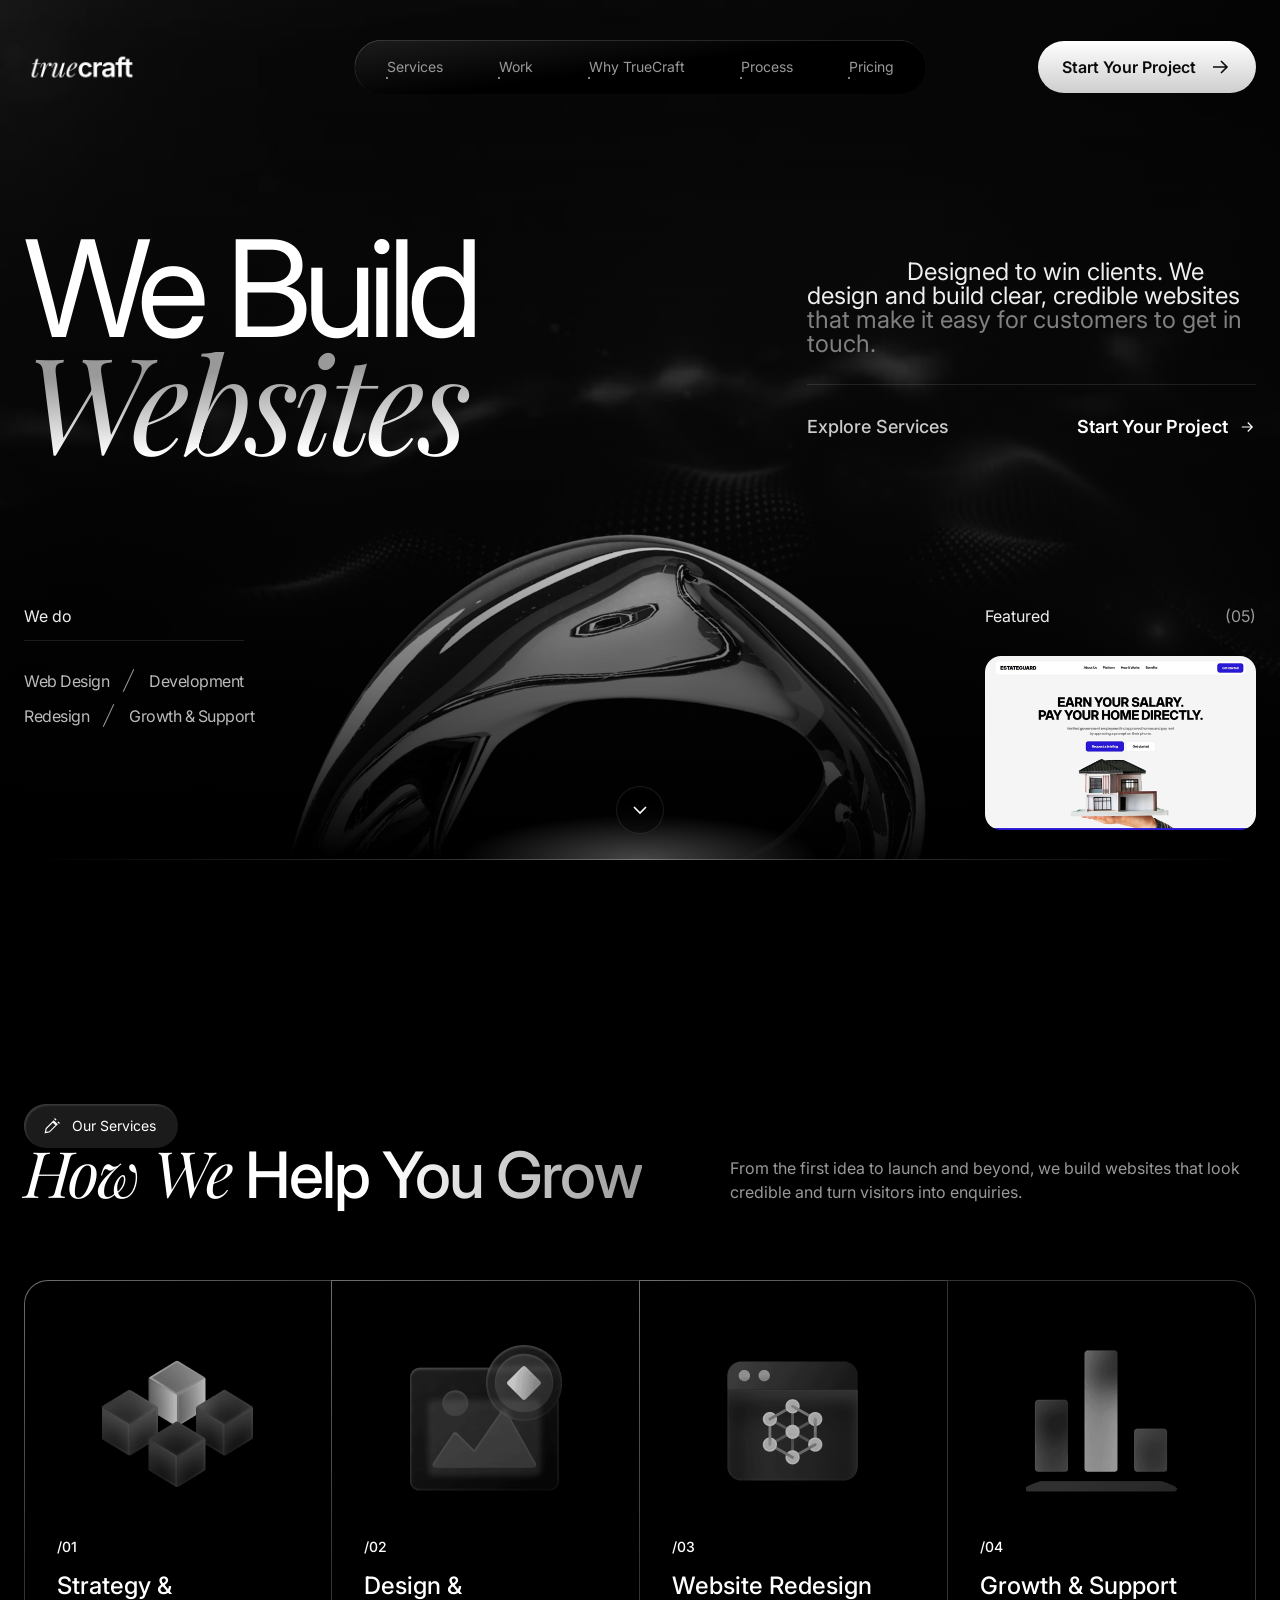
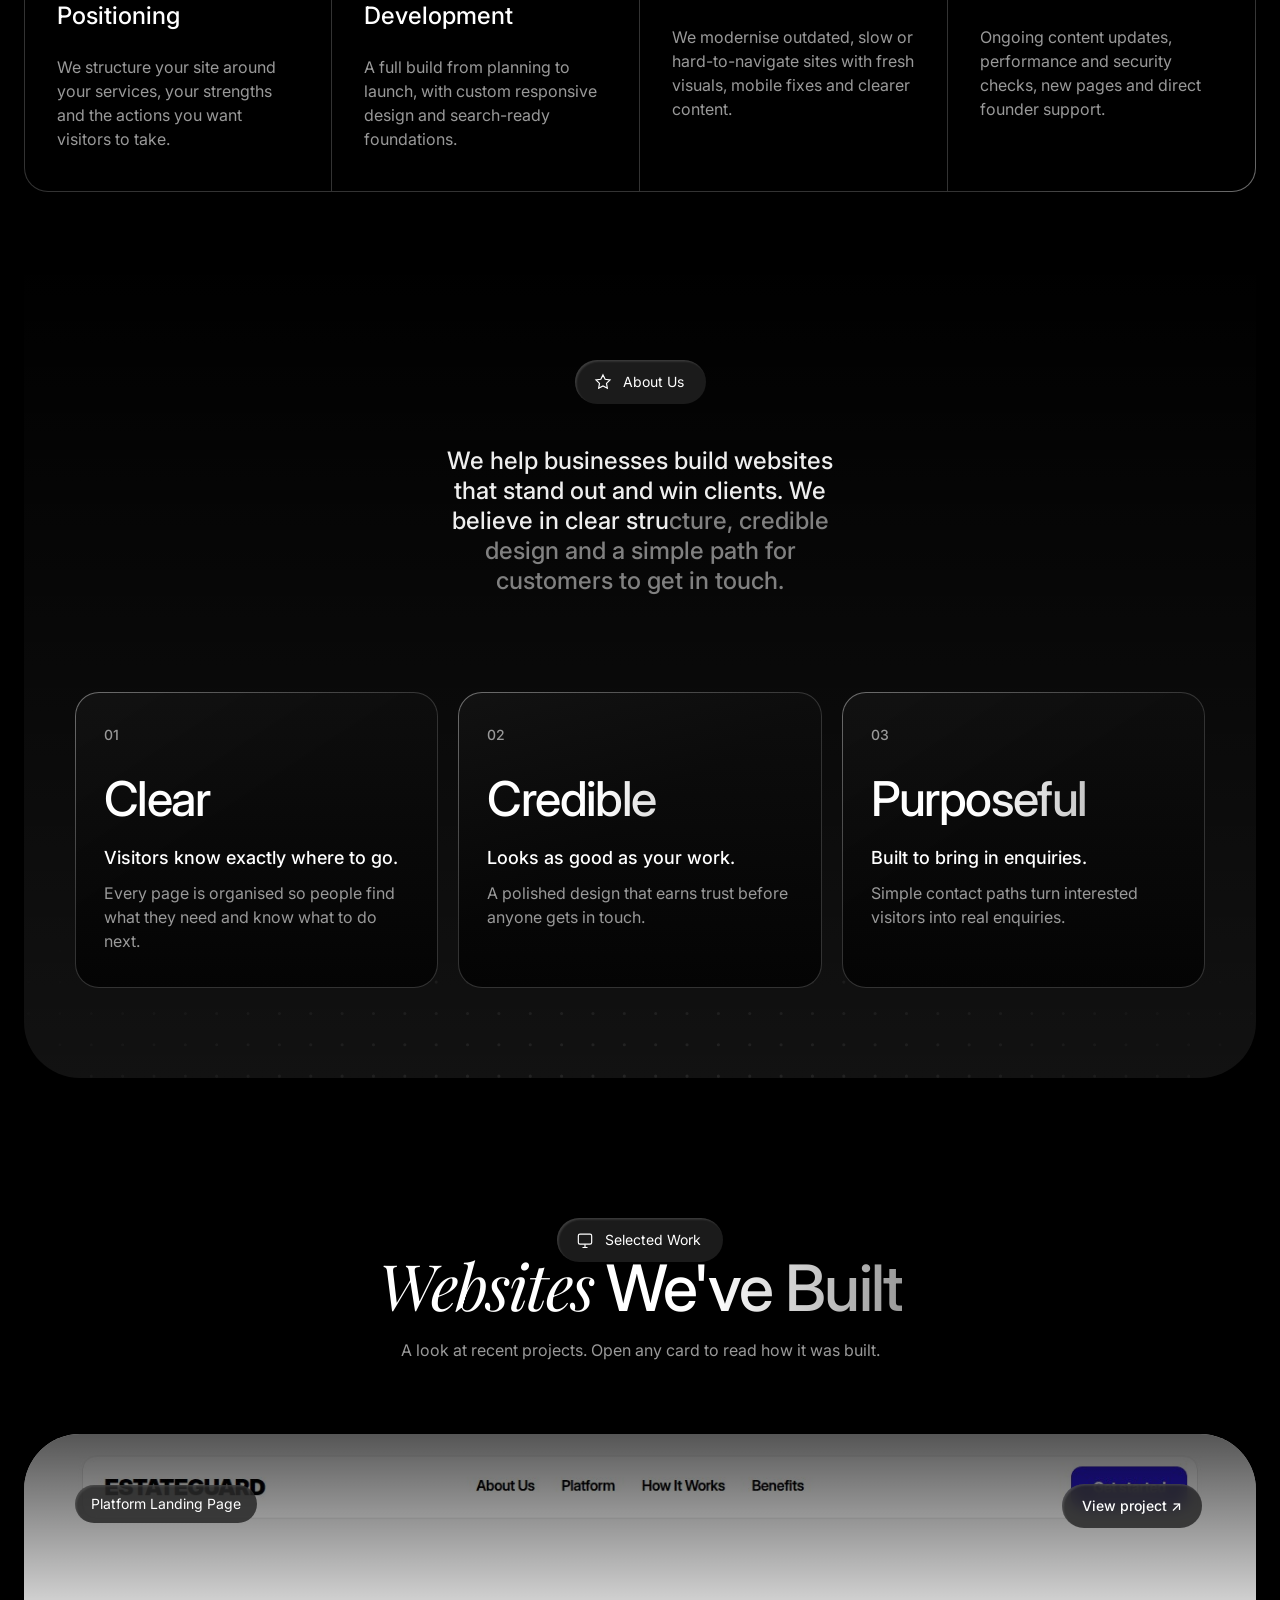
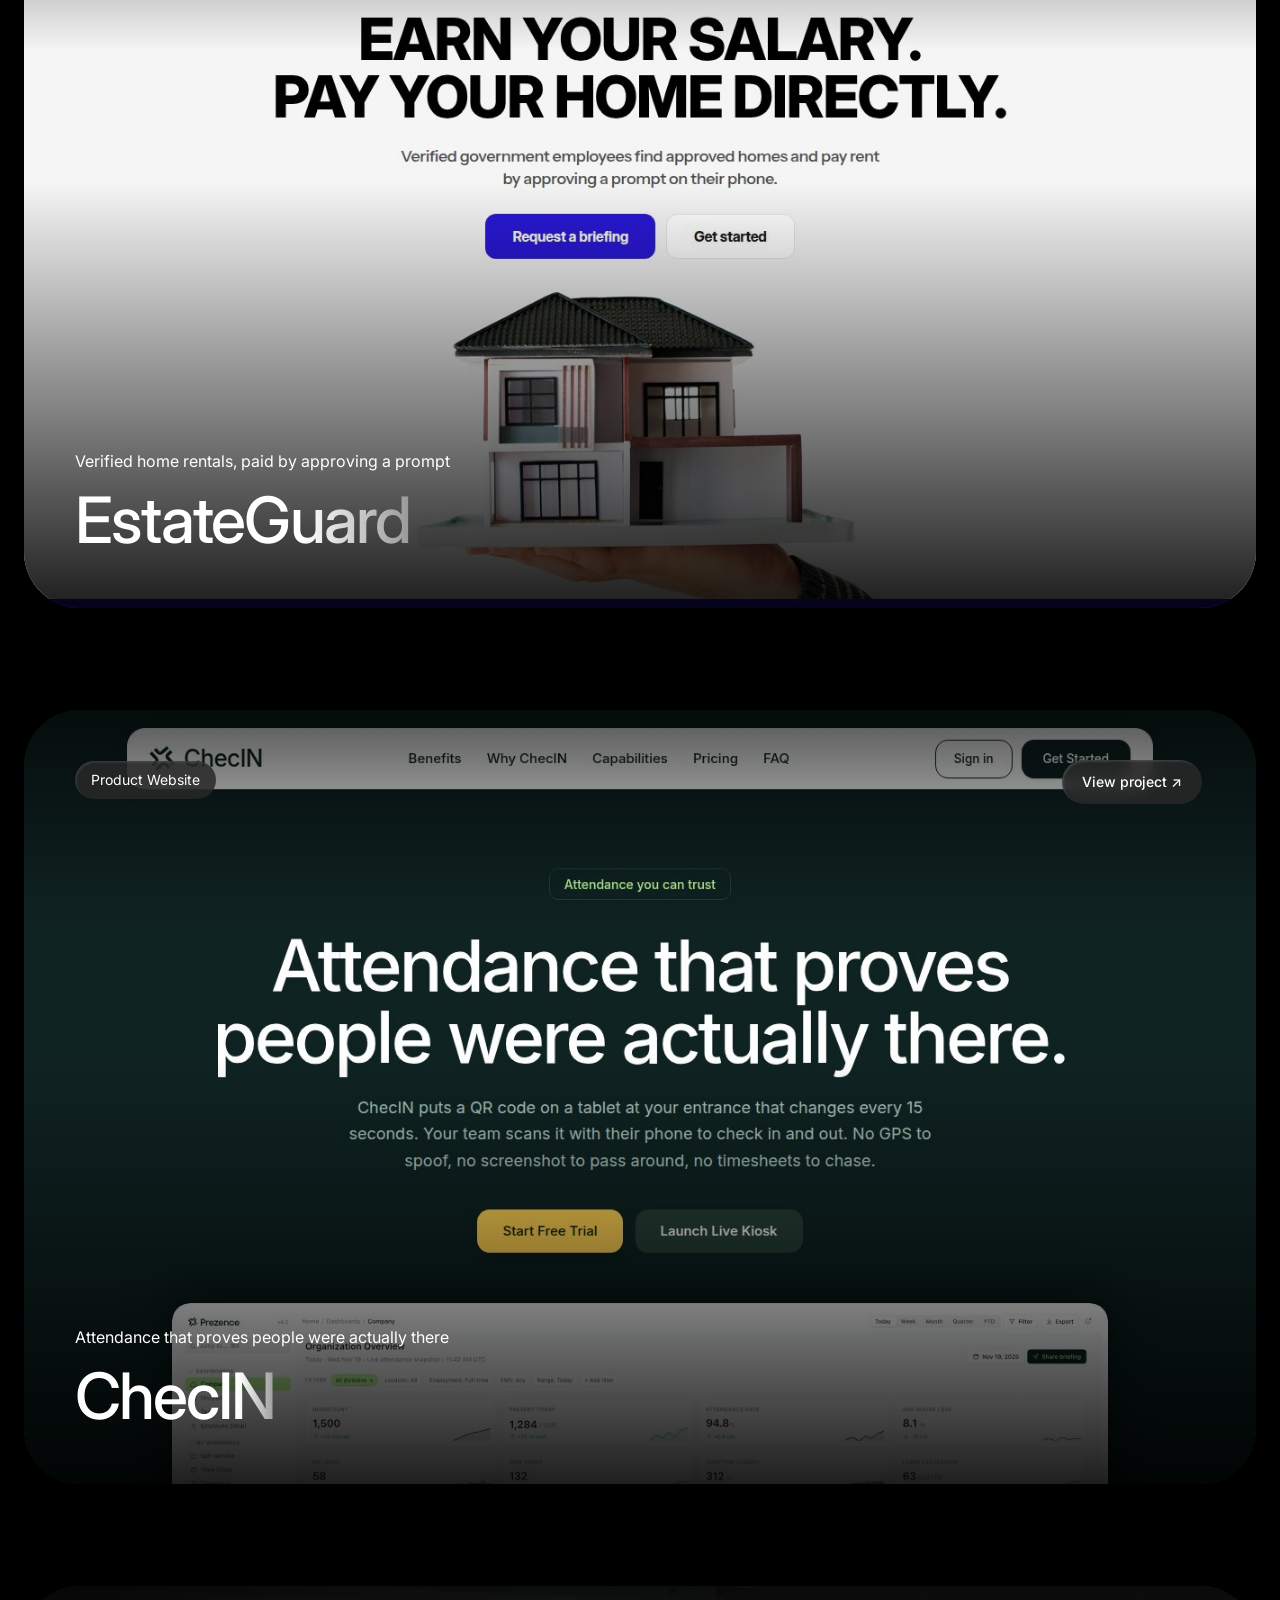
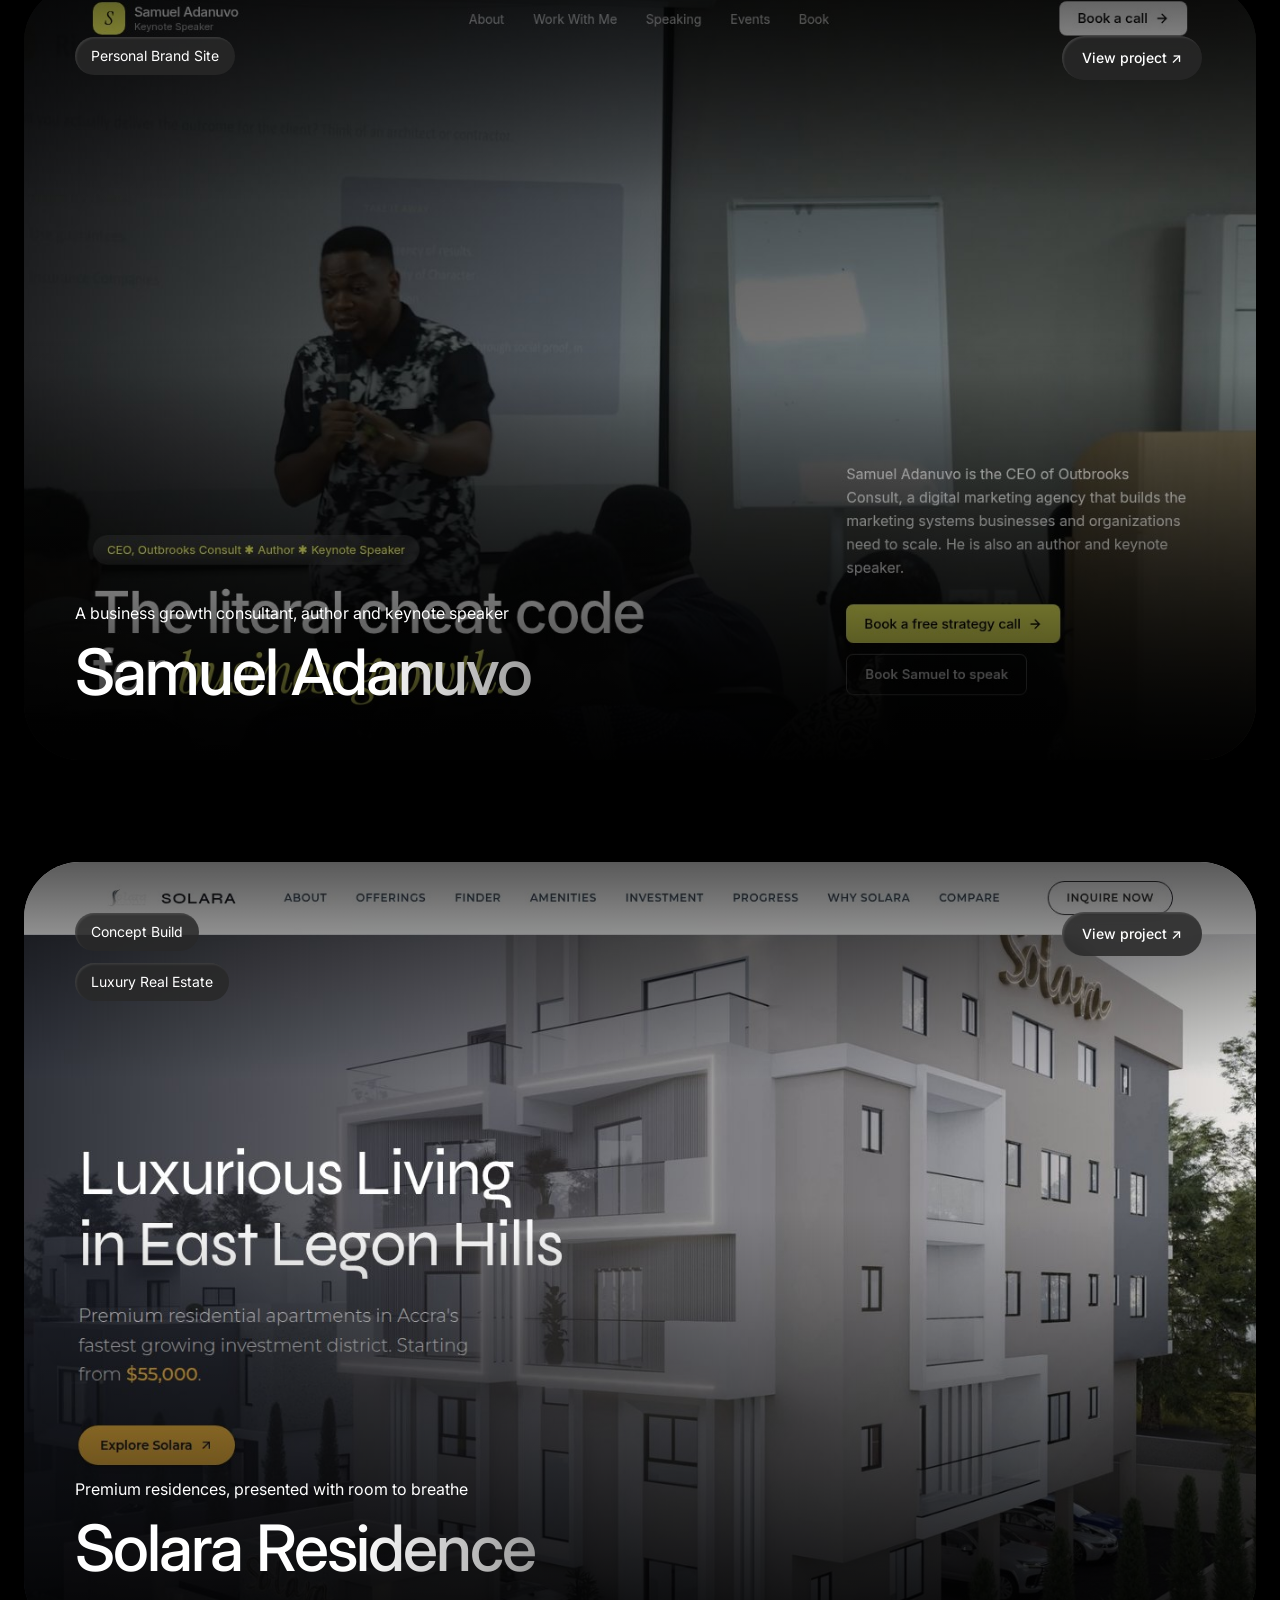
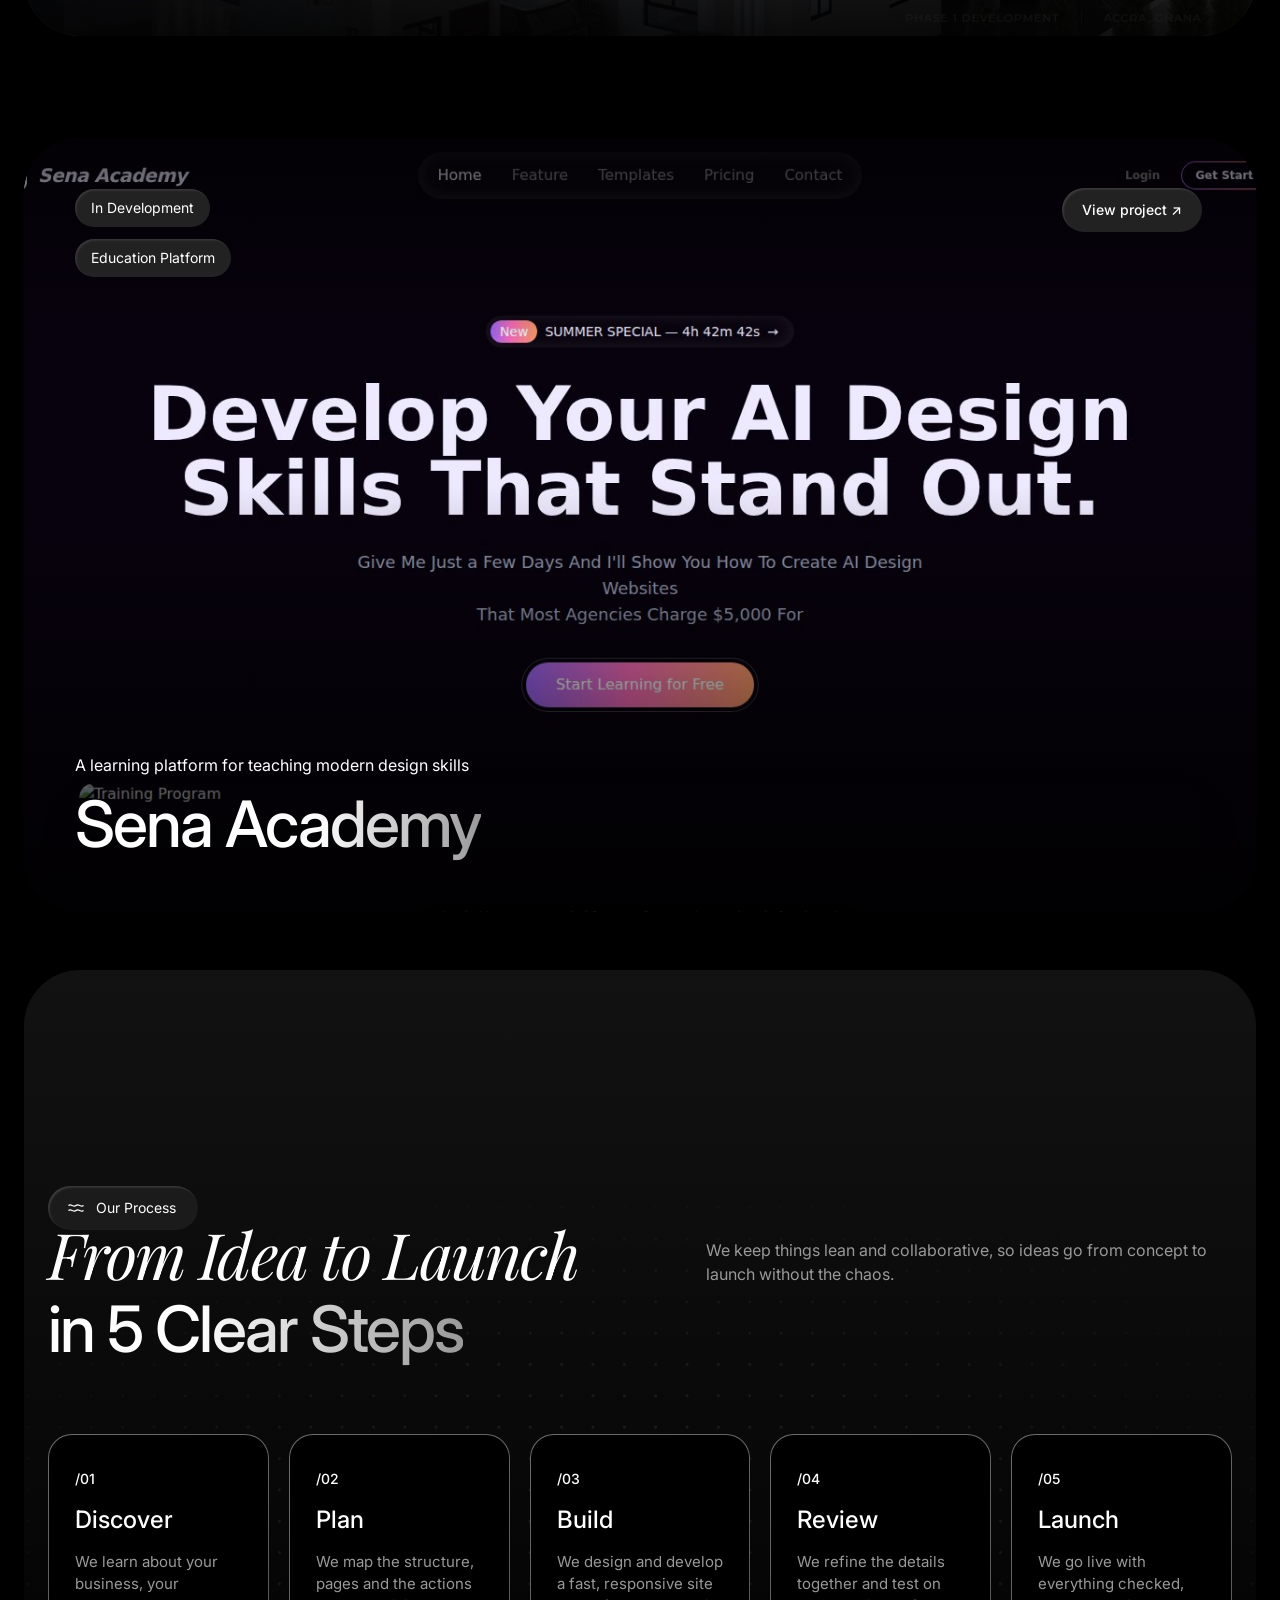
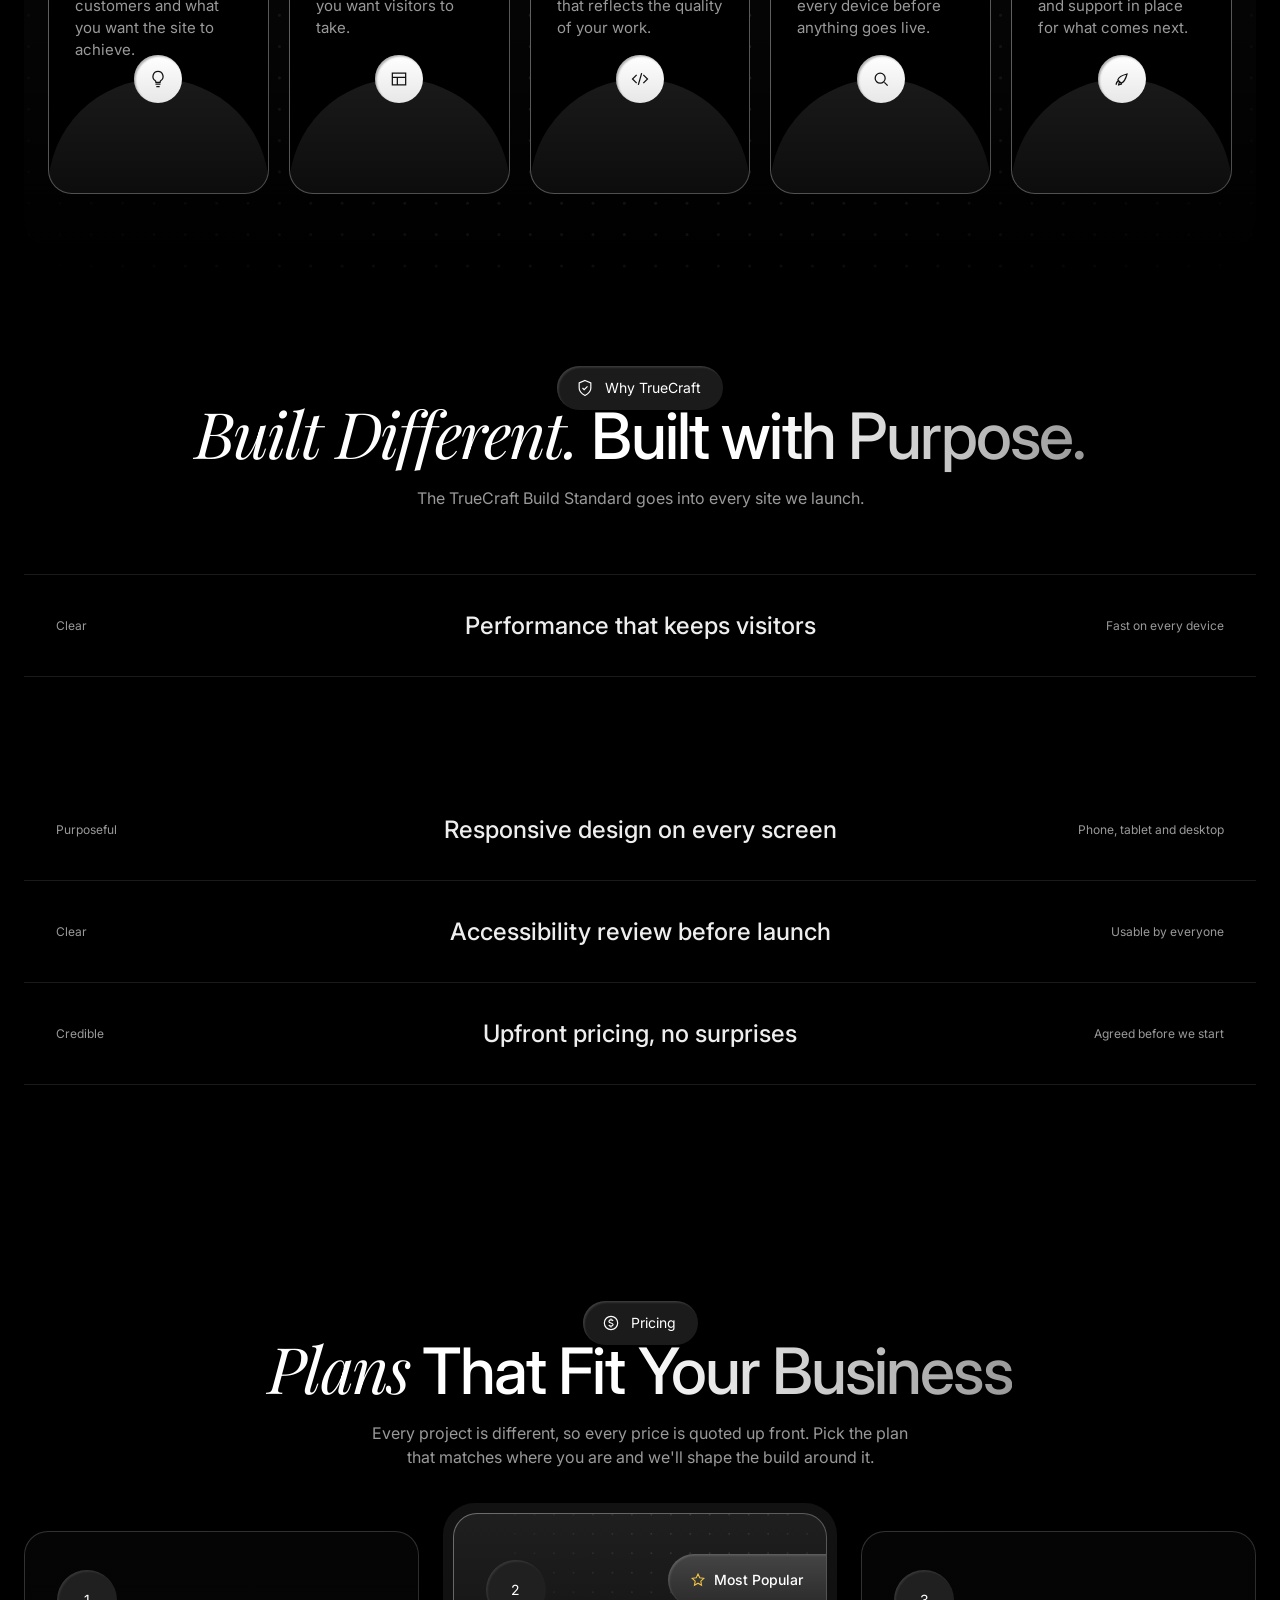
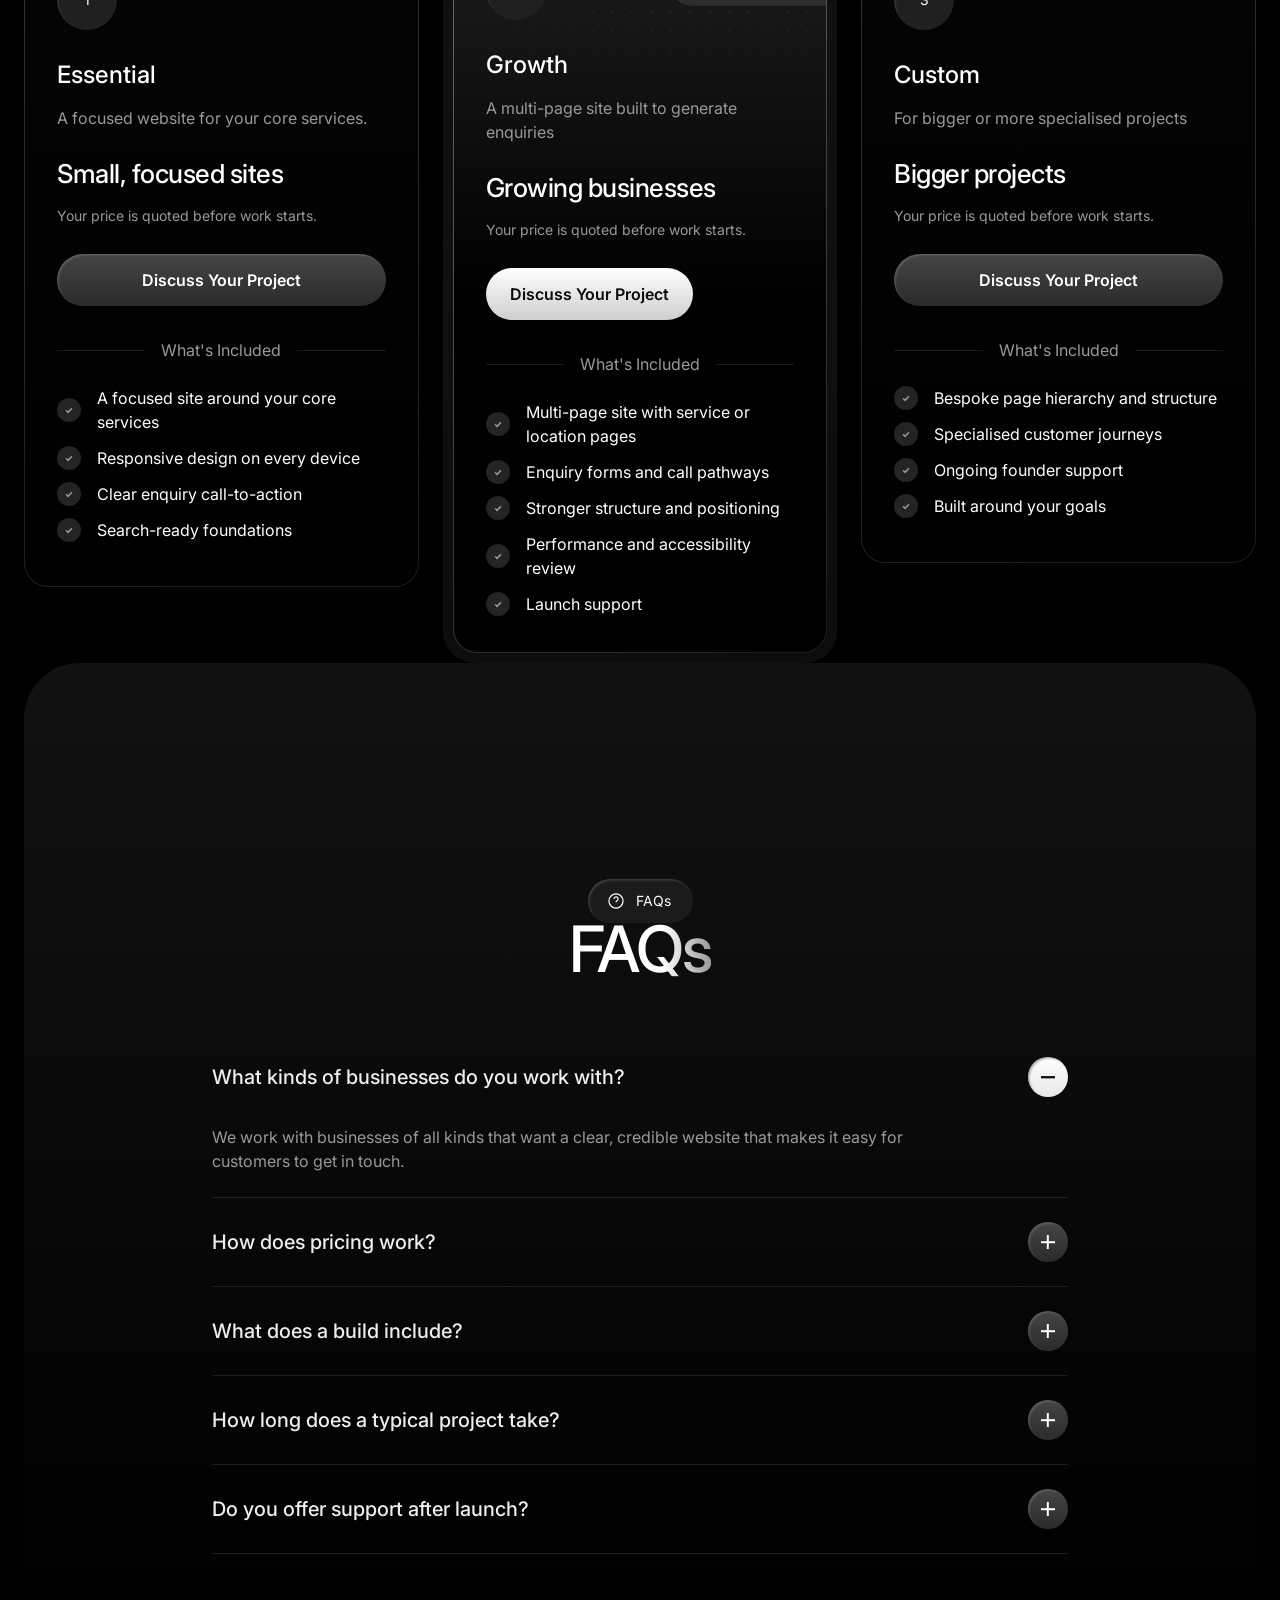
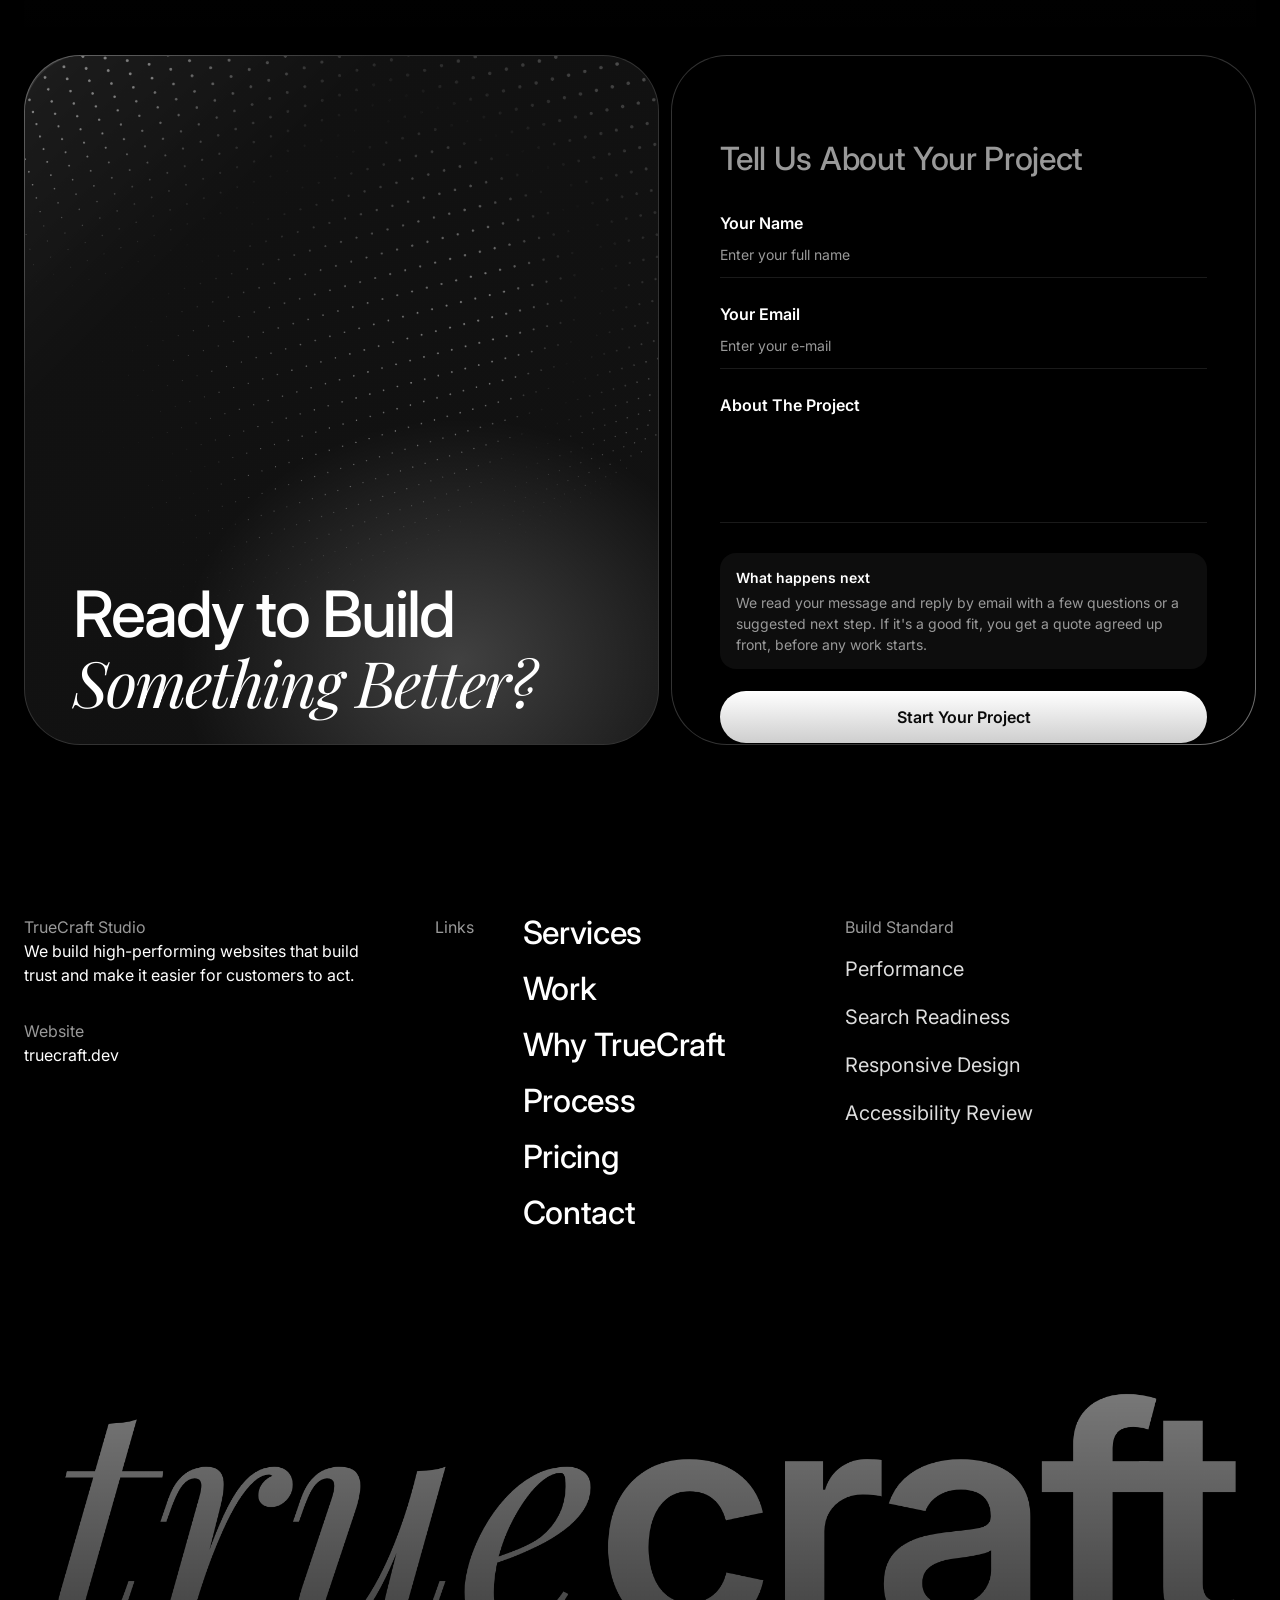
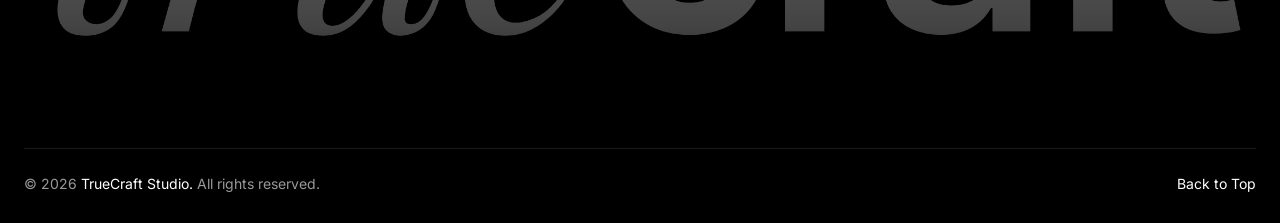
<file: index.html>
<!DOCTYPE html>
<html lang="en">
<head>
<meta charset="UTF-8">
<meta name="viewport" content="width=device-width, initial-scale=1">
<title>TrueCraft – Websites Designed to Win Clients</title>
<meta name="description" content="TrueCraft designs and builds clear, credible, high-performing websites that turn visitors into enquiries.">
<meta name="theme-color" content="#000000">
<meta property="og:title" content="TrueCraft – Websites Designed to Win Clients">
<meta property="og:description" content="We design and build clear, credible, high-performing websites that turn visitors into enquiries.">
<meta property="og:type" content="website">
<link rel="icon" href="img/favicon.png">
<link rel="preconnect" href="https://fonts.googleapis.com">
<link rel="preconnect" href="https://fonts.gstatic.com" crossorigin>
<link href="https://fonts.googleapis.com/css2?family=Inter:wght@300;400;500;600&family=Playfair+Display:ital,wght@1,400;1,500&display=swap" rel="stylesheet">
<script>document.documentElement.classList.add("js")</script>
<link rel="stylesheet" href="styles.css">
</head>
<body>

<!-- NAV (absolute: scrolls away with the page) -->
<header class="nav">
  <a href="#top" class="nav__logo"><img src="img/logo.png" alt="TrueCraft"></a>
  <nav class="nav__pill">
    <a href="#services"><span>Services</span><i></i></a><a href="#projects"><span>Work</span><i></i></a><a href="#why"><span>Why TrueCraft</span><i></i></a><a href="#process"><span>Process</span><i></i></a><a href="#pricing"><span>Pricing</span><i></i></a>
  </nav>
  <a href="#contact" class="btn btn--light nav__cta"><span>Start Your Project</span><svg width="24" height="24" viewBox="0 0 24 24" fill="none" stroke="currentColor" stroke-width="1.6"><path d="M5 12h14M13 6l6 6-6 6"/></svg></a>
  <button class="nav__burger" aria-label="Menu"><span></span><span></span></button>
</header>

<!-- HERO -->
<section class="hero" id="top">
  <video class="hero__video" src="img/hero.mp4" poster="img/hero-poster.jpg" autoplay muted loop playsinline preload="auto" disablepictureinpicture></video>
  <div class="hero__shade"></div>
  <img class="hero__ball" src="img/ball.webp" alt="" width="948" height="667" fetchpriority="high">
  <div class="hero__glow"></div>
  <div class="hero__wrap">
    <h1 class="hero__title in-load" style="--d:0s"><span>We Build</span><em>Websites</em></h1>
    <div class="hero__r">
      <p class="hero__p in-load" style="--d:.25s" data-hero-reveal>Designed to win clients. We design and build clear, credible websites that make it easy for customers to get in touch.</p>
      <div class="hero__contact in-load" style="--d:.45s">
        <a href="#services" class="hero__ghost">Explore Services</a>
        <a href="#contact" class="hero__start">Start Your Project <svg width="18" height="18" viewBox="0 0 24 24" fill="none" stroke="currentColor" stroke-width="1.6"><path d="M5 12h14M13 6l6 6-6 6"/></svg></a>
      </div>
    </div>
    <div class="hero__we in-load" style="--d:.1s">
      <b>We do</b>
      <p><span>Web Design</span><u></u><span>Development</span></p>
      <p><span>Redesign</span><u></u><span>Growth &amp; Support</span></p>
    </div>
    <a href="#projects" class="hero__feat in-load" style="--d:.3s"><div><span>Featured</span><span>(05)</span></div><img src="img/featured.png" alt="Featured project"></a>
    <a href="#services" class="hero__down" aria-label="Scroll down"><svg width="24" height="24" viewBox="0 0 24 24" fill="none" stroke="currentColor" stroke-width="1.6"><path d="M6 9l6 6 6-6"/></svg></a>
  </div>
</section>

<!-- SERVICES -->
<section class="services-sec" id="services">
  <div class="wrap head head--split" data-reveal>
    <div>
      <span class="chip"><svg width="20" height="20" viewBox="0 0 24 24" fill="none" stroke="currentColor" stroke-width="1.4"><path d="M4 20l5-1 9-9-4-4-9 9zM13 7l4 4M15 3l2 2M19 7l2 2"/></svg>Our Services</span>
      <h2 class="h2"><em>How We</em> <span class="grad">Help You Grow</span></h2>
    </div>
    <p class="muted head__p">From the first idea to launch and beyond, we build websites that look credible and turn visitors into enquiries.</p>
  </div>
  <div class="wrap services">
    <article><i class="hv"></i><img class="hv-img" src="img/svc-hover.svg" alt=""><img class="ico" src="img/svc-1.png" alt=""><span>/01</span><h3>Strategy &amp; Positioning</h3><p>We structure your site around your services, your strengths and the actions you want visitors to take.</p></article>
    <article><i class="hv"></i><img class="hv-img" src="img/svc-hover.svg" alt=""><img class="ico" src="img/svc-2.png" alt=""><span>/02</span><h3>Design &amp; Development</h3><p>A full build from planning to launch, with custom responsive design and search-ready foundations.</p></article>
    <article><i class="hv"></i><img class="hv-img" src="img/svc-hover.svg" alt=""><img class="ico" src="img/svc-3.png" alt=""><span>/03</span><h3>Website Redesign</h3><p>We modernise outdated, slow or hard-to-navigate sites with fresh visuals, mobile fixes and clearer content.</p></article>
    <article><i class="hv"></i><img class="hv-img" src="img/svc-hover.svg" alt=""><img class="ico" src="img/svc-4.png" alt=""><span>/04</span><h3>Growth &amp; Support</h3><p>Ongoing content updates, performance and security checks, new pages and direct founder support.</p></article>
  </div>
</section>

<!-- ABOUT -->
<section class="about" id="about">
  <img class="about__wave" src="img/dotwave.svg" alt="">
  <span class="chip"><svg width="20" height="20" viewBox="0 0 24 24" fill="none" stroke="currentColor" stroke-width="1.4"><path d="M12 3.500l2.600 5.300 5.800.8-4.200 4.100 1 5.800-5.200-2.800-5.200 2.800 1-5.800-4.200-4.100 5.800-.8z"/></svg>About Us</span>
  <p class="about__text" data-about>We help businesses build websites that stand out and win clients. We believe in clear structure, credible design and a simple path for customers to get in touch.</p>
  <div class="pillars">
    <article class="pillar" data-reveal style="--d:0s"><span class="pillar__n">01</span><h3 class="grad">Clear</h3><p class="pillar__tag">Visitors know exactly where to go.</p><p>Every page is organised so people find what they need and know what to do next.</p></article>
    <article class="pillar" data-reveal style="--d:.12s"><span class="pillar__n">02</span><h3 class="grad">Credible</h3><p class="pillar__tag">Looks as good as your work.</p><p>A polished design that earns trust before anyone gets in touch.</p></article>
    <article class="pillar" data-reveal style="--d:.24s"><span class="pillar__n">03</span><h3 class="grad">Purposeful</h3><p class="pillar__tag">Built to bring in enquiries.</p><p>Simple contact paths turn interested visitors into real enquiries.</p></article>
  </div>
</section>

<!-- WORK -->
<section class="projects" id="projects">
  <div class="projects__head head head--center" data-reveal>
    <span class="chip"><svg width="20" height="20" viewBox="0 0 24 24" fill="none" stroke="currentColor" stroke-width="1.4"><rect x="4" y="5" width="16" height="12" rx="2"/><path d="M9 21h6M12 17v4"/></svg>Selected Work</span>
    <h2 class="h2"><em>Websites</em> <span class="grad">We've Built</span></h2>
    <p class="muted">A look at recent projects. Open any card to read how it was built.</p>
  </div>
  <article class="project">
    <a class="project__link" href="project-estateguard.html" aria-label="Explore EstateGuard"></a>
    <img loading="lazy" decoding="async" src="img/work-estateguard.jpg" alt="EstateGuard website">
    <div class="project__fade"></div>
    <div class="tags"><span>Platform Landing Page</span></div>
    <div class="awards"><span class="visit">View project ↗</span></div>
    <div class="project__title"><p>Verified home rentals, paid by approving a prompt</p><h3>Estate<span class="grad">Guard</span></h3></div>
  </article>
  <article class="project">
    <a class="project__link" href="project-checin.html" aria-label="Explore ChecIN"></a>
    <img loading="lazy" decoding="async" src="img/work-checin.jpg" alt="ChecIN website">
    <div class="project__fade"></div>
    <div class="tags"><span>Product Website</span></div>
    <div class="awards"><span class="visit">View project ↗</span></div>
    <div class="project__title"><p>Attendance that proves people were actually there</p><h3>Chec<span class="grad">IN</span></h3></div>
  </article>
  <article class="project">
    <a class="project__link" href="project-samuel-adanuvo.html" aria-label="Explore Samuel Adanuvo"></a>
    <img loading="lazy" decoding="async" src="img/work-sammy.jpg" alt="Samuel Adanuvo website">
    <div class="project__fade"></div>
    <div class="tags"><span>Personal Brand Site</span></div>
    <div class="awards"><span class="visit">View project ↗</span></div>
    <div class="project__title"><p>A business growth consultant, author and keynote speaker</p><h3>Samuel <span class="grad">Adanuvo</span></h3></div>
  </article>
  <article class="project">
    <a class="project__link" href="project-solara-residence.html" aria-label="Explore Solara Residence"></a>
    <img loading="lazy" decoding="async" src="img/work-solara.jpg" alt="Solara Residence website">
    <div class="project__fade"></div>
    <div class="tags"><span>Concept Build</span><span>Luxury Real Estate</span></div>
    <div class="awards"><span class="visit">View project ↗</span></div>
    <div class="project__title"><p>Premium residences, presented with room to breathe</p><h3>Solara <span class="grad">Residence</span></h3></div>
  </article>
  <article class="project">
    <a class="project__link" href="project-sena-academy.html" aria-label="Explore Sena Academy"></a>
    <img loading="lazy" decoding="async" src="img/work-sena.jpg" alt="Sena Academy website">
    <div class="project__fade"></div>
    <div class="tags"><span>In Development</span><span>Education Platform</span></div>
    <div class="awards"><span class="visit">View project ↗</span></div>
    <div class="project__title"><p>A learning platform for teaching modern design skills</p><h3>Sena <span class="grad">Academy</span></h3></div>
  </article>
</section>
<div class="cursor" aria-hidden="true"><svg width="20" height="20" viewBox="0 0 24 24" fill="none" stroke="#111" stroke-width="1.6"><path d="M7 17L17 7M8 7h9v9"/></svg></div>

<!-- PROCESS -->
<section class="process" id="process">
  <img class="process__wave" src="img/dotwave.svg" alt="">
  <div class="wrap head head--split head--bottom" data-reveal>
    <div>
      <span class="chip"><svg width="20" height="20" viewBox="0 0 24 24" fill="none" stroke="currentColor" stroke-width="1.4"><path d="M3 9c3-3 6 3 9 0s6 3 9 0M3 15c3-3 6 3 9 0s6 3 9 0"/></svg>Our Process</span>
      <h2 class="h2"><em>From Idea to Launch</em><br><span class="grad">in 5 Clear Steps</span></h2>
    </div>
    <p class="muted head__p">We keep things lean and collaborative, so ideas go from concept to launch without the chaos.</p>
  </div>
  <div class="wrap steps steps--5">
    <article><span>/01</span><h3>Discover</h3><p>We learn about your business, your customers and what you want the site to achieve.</p><i class="dome"><b><svg viewBox="0 0 24 24" fill="none" stroke="#111" stroke-width="1.5"><path d="M9 18h6M10 21h4M12 3a6 6 0 00-3.500 10.900c.6.500 1 1.200 1 2.100h5c0-.9.4-1.600 1-2.100A6 6 0 0012 3z"/></svg></b></i></article>
    <article><span>/02</span><h3>Plan</h3><p>We map the structure, pages and the actions you want visitors to take.</p><i class="dome"><b><svg viewBox="0 0 24 24" fill="none" stroke="#111" stroke-width="1.5"><path d="M4 5h16v14H4zM4 10h16M10 10v9"/></svg></b></i></article>
    <article><span>/03</span><h3>Build</h3><p>We design and develop a fast, responsive site that reflects the quality of your work.</p><i class="dome"><b><svg viewBox="0 0 24 24" fill="none" stroke="#111" stroke-width="1.5"><path d="M8 7l-5 5 5 5M16 7l5 5-5 5M14 5l-4 14"/></svg></b></i></article>
    <article><span>/04</span><h3>Review</h3><p>We refine the details together and test on every device before anything goes live.</p><i class="dome"><b><svg viewBox="0 0 24 24" fill="none" stroke="#111" stroke-width="1.5"><circle cx="11" cy="11" r="6"/><path d="M16 16l4 4"/></svg></b></i></article>
    <article><span>/05</span><h3>Launch</h3><p>We go live with everything checked, and support in place for what comes next.</p><i class="dome"><b><svg viewBox="0 0 24 24" fill="none" stroke="#111" stroke-width="1.5"><path d="M5 19c0-3 1-4 3-5m3 3c3-1 5-3 7-11-8 2-10 4-11 7zM9 15l-1 4 4-1"/></svg></b></i></article>
  </div>
</section>

<!-- WHY TRUECRAFT -->
<section class="awards-sec" id="why">
  <div class="head head--center" data-reveal>
    <span class="chip"><svg width="20" height="20" viewBox="0 0 24 24" fill="none" stroke="currentColor" stroke-width="1.4"><path d="M12 3l7 3v6c0 4-3 7-7 9-4-2-7-5-7-9V6z"/><path d="M9 12l2 2 4-4"/></svg>Why TrueCraft</span>
    <h2 class="h2"><em>Built Different.</em> <span class="grad">Built with Purpose.</span></h2>
    <p class="muted">The TrueCraft Build Standard goes into every site we launch.</p>
  </div>
  <div class="wrap award-list">
    <div data-reveal data-y="140"><small>Clear</small><b>Performance that keeps visitors</b><em>Fast on every device</em></div>
    <div data-reveal data-y="140"><small>Credible</small><b>Search-ready foundations</b><em>Ready to be found</em></div>
    <div data-reveal data-y="140"><small>Purposeful</small><b>Responsive design on every screen</b><em>Phone, tablet and desktop</em></div>
    <div data-reveal data-y="140"><small>Clear</small><b>Accessibility review before launch</b><em>Usable by everyone</em></div>
    <div data-reveal data-y="140"><small>Credible</small><b>Upfront pricing, no surprises</b><em>Agreed before we start</em></div>
  </div>
</section>

<!-- PRICING -->
<section class="pricing" id="pricing">
  <div class="head head--center" data-reveal>
    <span class="chip"><svg width="20" height="20" viewBox="0 0 24 24" fill="none" stroke="currentColor" stroke-width="1.4"><circle cx="12" cy="12" r="8"/><path d="M14.500 9.500c-.5-.8-1.400-1.200-2.500-1.200-1.400 0-2.500.7-2.500 1.800s1.100 1.500 2.500 1.900 2.500.8 2.500 1.900-1.100 1.800-2.500 1.800c-1.200 0-2.100-.4-2.700-1.200M12 6.500v1.800M12 15.700v1.800"/></svg>Pricing</span>
    <h2 class="h2"><em>Plans</em> <span class="grad">That Fit Your Business</span></h2>
    <p class="muted">Every project is different, so every price is quoted up front. Pick the plan that matches where you are and we'll shape the build around it.</p>
  </div>
  <div class="plans">
    <article class="plan">
      <i class="num">1</i><h3>Essential</h3><p class="muted">A focused website for your core services.</p>
      <div class="price">Small, focused sites</div><p class="plan__note">Your price is quoted before work starts.</p>
      <a href="#contact" class="btn btn--dark">Discuss Your Project</a>
      <div class="rule"><span>What's Included</span></div>
      <ul><li>A focused site around your core services</li><li>Responsive design on every device</li><li>Clear enquiry call-to-action</li><li>Search-ready foundations</li></ul>
    </article>
    <article class="plan plan--pop">
      <div class="plan__in">
        <img class="plan__dots" src="img/plan-dots.svg" alt="">
        <i class="num">2</i><span class="pop"><svg width="16" height="16" viewBox="0 0 24 24" fill="none" stroke="#f5c542" stroke-width="1.6"><path d="M12 3l2.600 5.600 6.100.8-4.500 4.200 1.100 6.100L12 16.800 6.700 19.700l1.100-6.100L3.300 9.400l6.100-.8z"/></svg>Most Popular</span>
        <h3>Growth</h3><p class="muted">A multi-page site built to generate enquiries</p>
        <div class="price">Growing businesses</div><p class="plan__note">Your price is quoted before work starts.</p>
        <a href="#contact" class="btn btn--light">Discuss Your Project</a>
        <div class="rule"><span>What's Included</span></div>
        <ul><li>Multi-page site with service or location pages</li><li>Enquiry forms and call pathways</li><li>Stronger structure and positioning</li><li>Performance and accessibility review</li><li>Launch support</li></ul>
      </div>
    </article>
    <article class="plan">
      <i class="num">3</i><h3>Custom</h3><p class="muted">For bigger or more specialised projects</p>
      <div class="price">Bigger projects</div><p class="plan__note">Your price is quoted before work starts.</p>
      <a href="#contact" class="btn btn--dark">Discuss Your Project</a>
      <div class="rule"><span>What's Included</span></div>
      <ul><li>Bespoke page hierarchy and structure</li><li>Specialised customer journeys</li><li>Ongoing founder support</li><li>Built around your goals</li></ul>
    </article>
  </div>
</section>

<!-- FAQ -->
<section class="faq">
  <div class="head head--center" data-reveal>
    <span class="chip"><svg width="20" height="20" viewBox="0 0 24 24" fill="none" stroke="currentColor" stroke-width="1.4"><circle cx="12" cy="12" r="8.500"/><path d="M9.500 9.500a2.500 2.500 0 114 2c-.9.600-1.500 1-1.500 2M12 16.500v.1"/></svg>FAQs</span>
    <h2 class="h2">FA<span class="grad">Qs</span></h2>
  </div>
  <div class="faq__list" data-reveal data-y="50">
    <div class="qa open"><button class="qa__q" type="button" aria-expanded="true">What kinds of businesses do you work with?<i></i></button><div class="qa__a"><div><p>We work with businesses of all kinds that want a clear, credible website that makes it easy for customers to get in touch.</p></div></div></div>
    <div class="qa"><button class="qa__q" type="button" aria-expanded="false">How does pricing work?<i></i></button><div class="qa__a"><div><p>We scope every project up front and agree the price before any work starts, so there are no surprises along the way.</p></div></div></div>
    <div class="qa"><button class="qa__q" type="button" aria-expanded="false">What does a build include?<i></i></button><div class="qa__a"><div><p>Strategy, design, development, responsive testing and launch. Larger builds add more pages, forms and custom features.</p></div></div></div>
    <div class="qa"><button class="qa__q" type="button" aria-expanded="false">How long does a typical project take?<i></i></button><div class="qa__a"><div><p>Focused sites usually take a few weeks from kickoff to launch, and larger builds take longer. You get a clear timeline before we begin.</p></div></div></div>
    <div class="qa"><button class="qa__q" type="button" aria-expanded="false">Do you offer support after launch?<i></i></button><div class="qa__a"><div><p>Yes. We offer ongoing content updates, performance and security checks, new pages and direct support from the founder.</p></div></div></div>
  </div>
</section>

<!-- CONTACT -->
<section class="contact" id="contact">
  <div class="contact__card contact__card--l" data-reveal data-x="-50" data-y="0">
    <img class="contact__dots" src="img/dots.png" alt="">
    <div class="contact__glow"></div>
    <h2 class="h2"><span>Ready to Build</span><em>Something Better?</em></h2>
  </div>
  <form class="contact__card contact__card--r" id="form" data-reveal data-x="-50" data-y="0" style="--d:.1s">
    <h3 class="muted">Tell Us About Your Project</h3>
    <label>Your Name<input type="text" name="name" placeholder="Enter your full name" required></label>
    <label>Your Email<input type="email" name="email" placeholder="Enter your e-mail" required></label>
    <label>About The Project<textarea name="message" rows="3"></textarea></label>
    <p class="contact__next"><b>What happens next</b>We read your message and reply by email with a few questions or a suggested next step. If it's a good fit, you get a quote agreed up front, before any work starts.</p>
    <button class="btn btn--light" type="submit"><span>Start Your Project</span></button>
  </form>
</section>

<!-- FOOTER -->
<footer class="footer">
  <div class="wrap footer__cols">
    <div class="footer__info" data-reveal data-y="50">
      <small>TrueCraft Studio</small><p>We build high-performing websites that build trust and make it easier for customers to act.</p>
      <small>Website</small><p>truecraft.dev</p>
    </div>
    <div class="footer__links" data-reveal data-y="50"><small>Links</small><ul><li><a href="#services">Services</a></li><li><a href="#projects">Work</a></li><li><a href="#why">Why TrueCraft</a></li><li><a href="#process">Process</a></li><li><a href="#pricing">Pricing</a></li><li><a href="#contact">Contact</a></li></ul></div>
    <div class="footer__links footer__std" data-reveal data-y="50"><small>Build Standard</small><ul><li>Performance</li><li>Search Readiness</li><li>Responsive Design</li><li>Accessibility Review</li></ul></div>
  </div>
  <div class="wrap footer__bottom" data-reveal data-y="50">
    <img class="footer__big" src="img/logo-big.png" alt="truecraft">
    <div class="footer__bar"><span>© 2026 <b>TrueCraft Studio.</b> All rights reserved.</span><a href="#top">Back to Top</a></div>
  </div>
</footer>

<script src="script.js"></script>
</body>
</html>
</file>
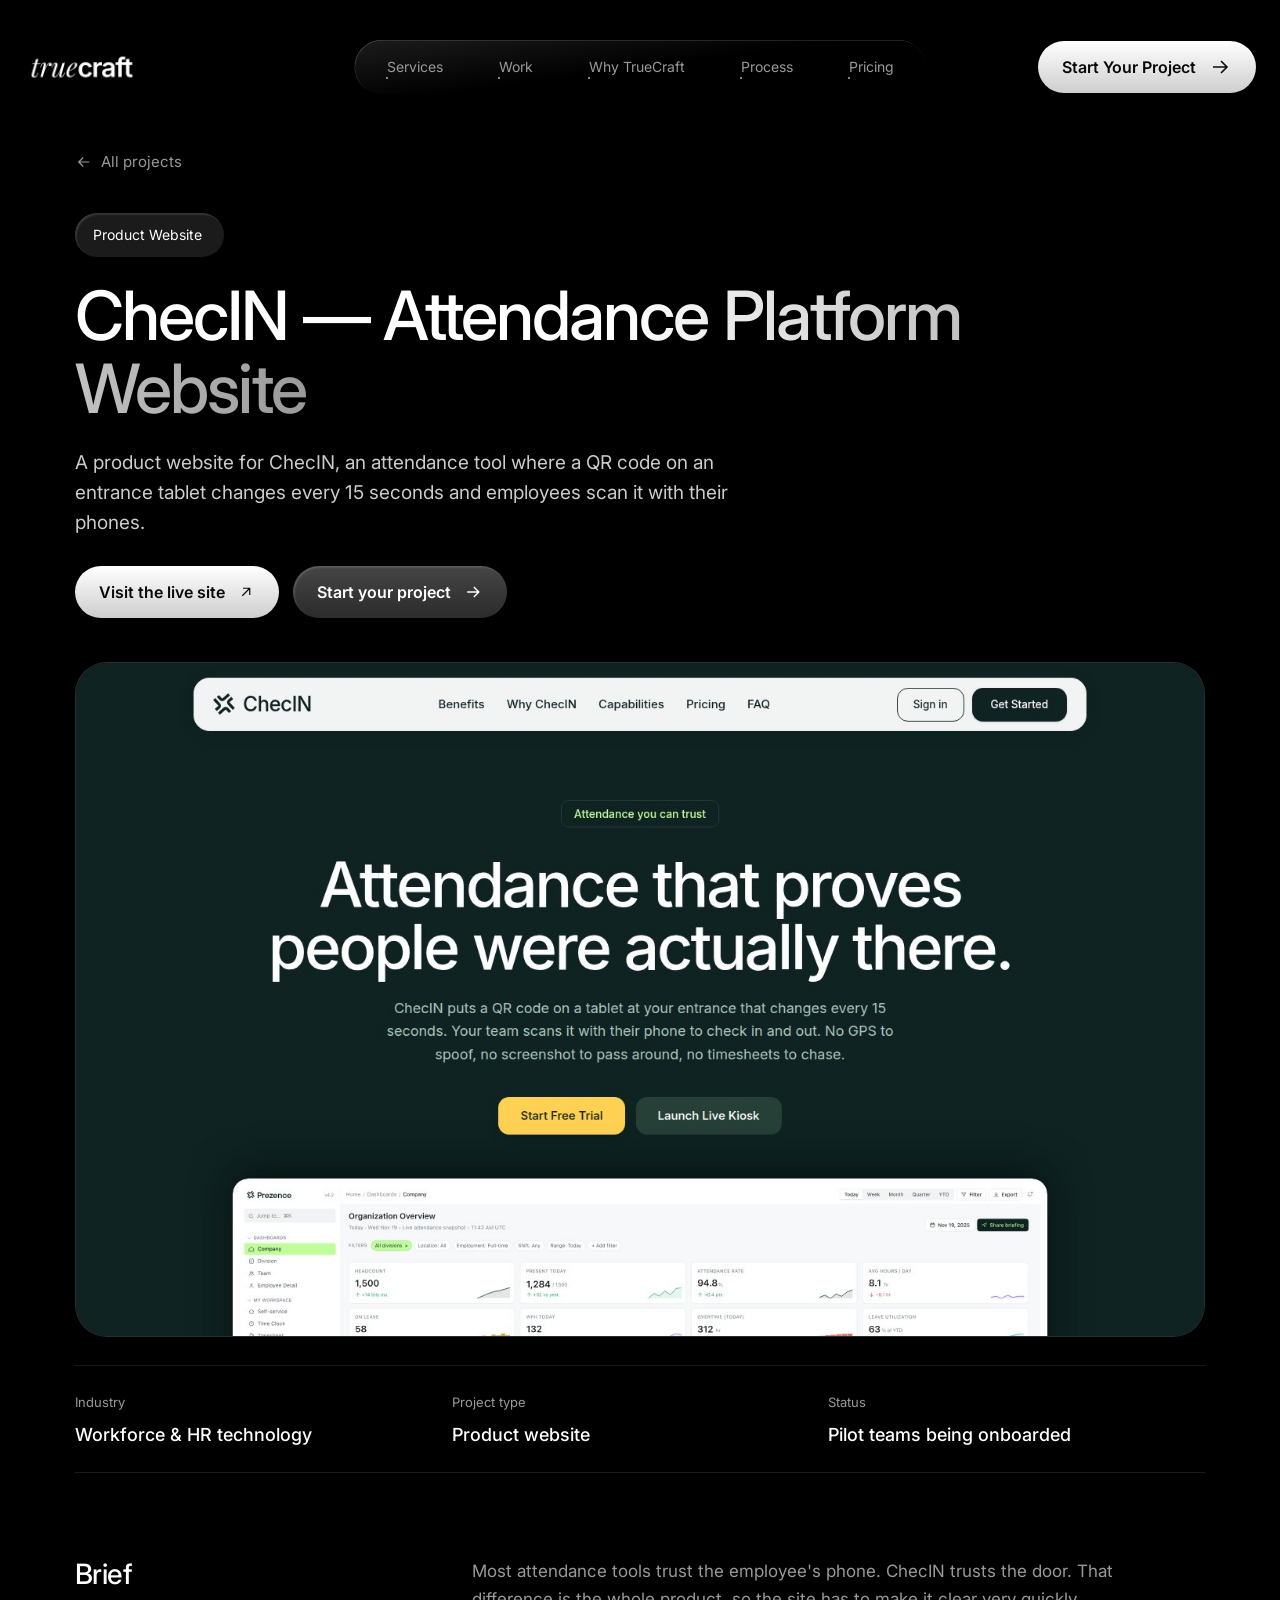
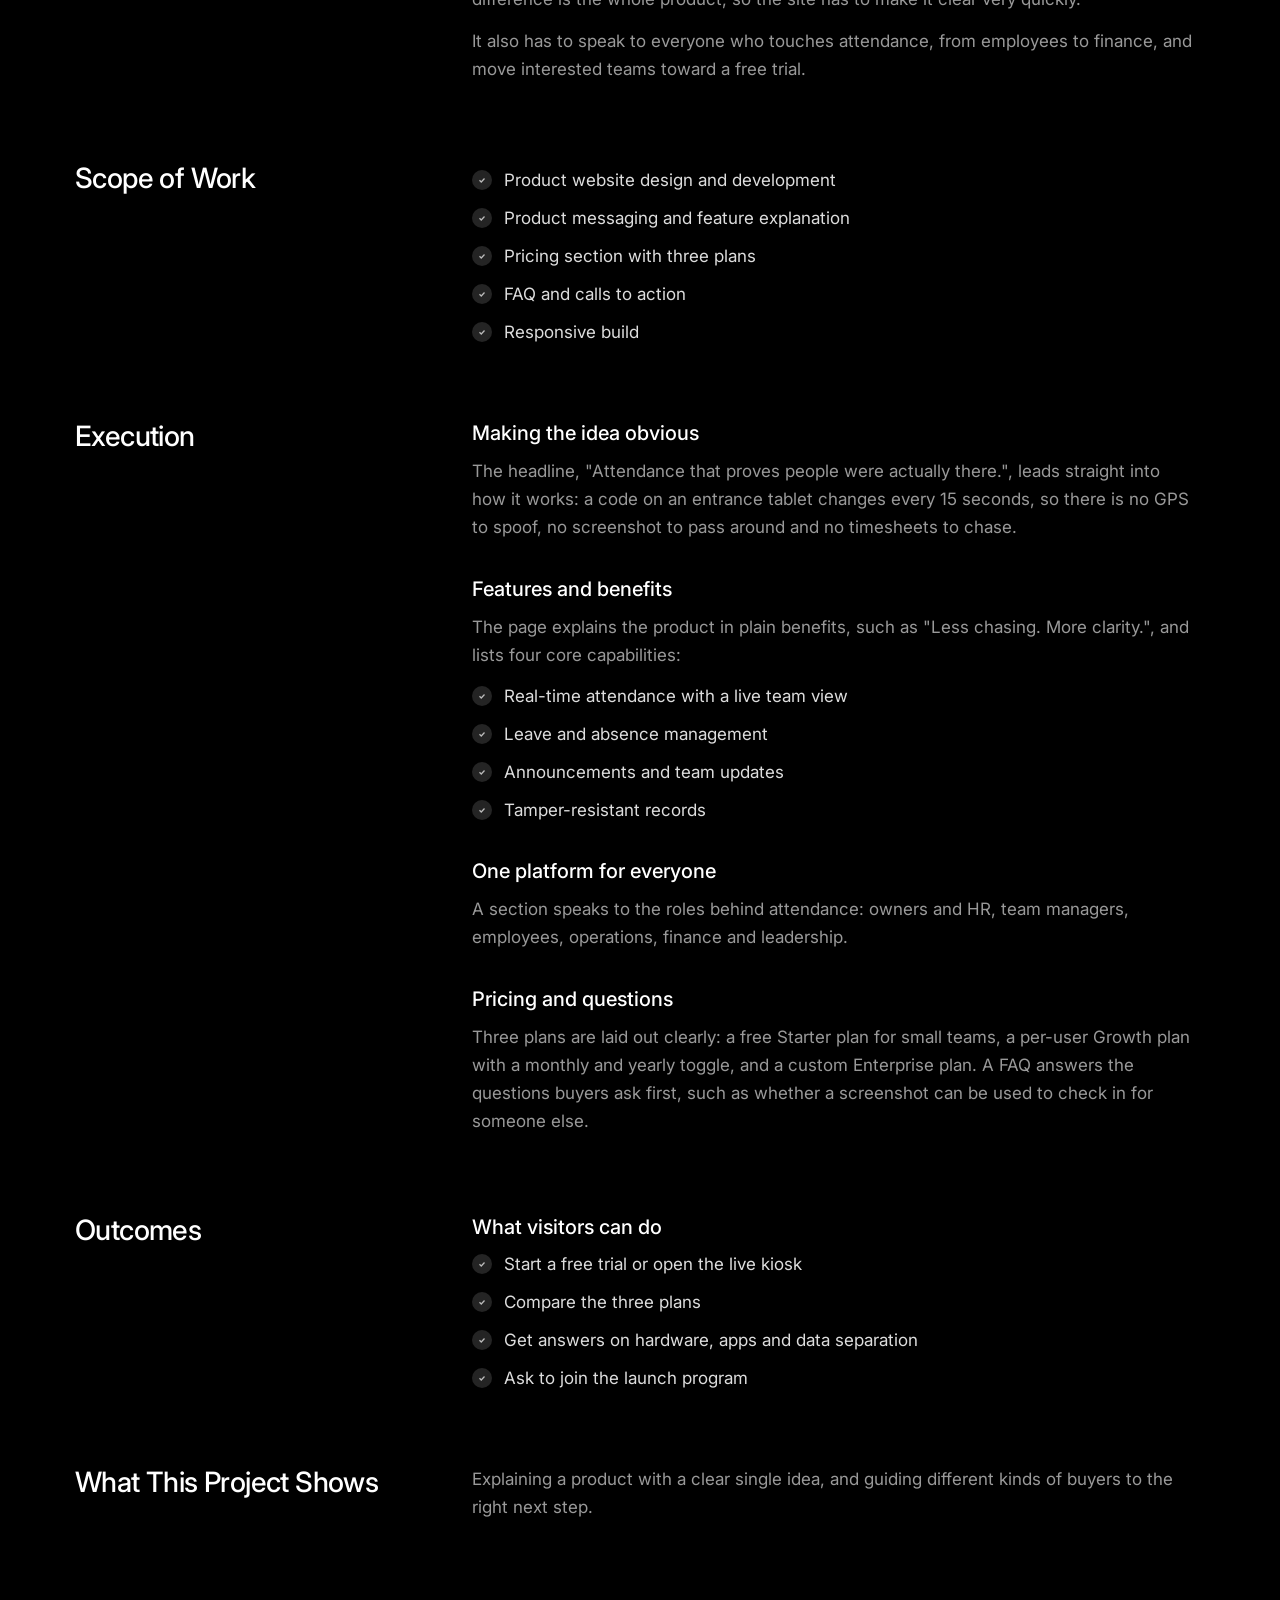
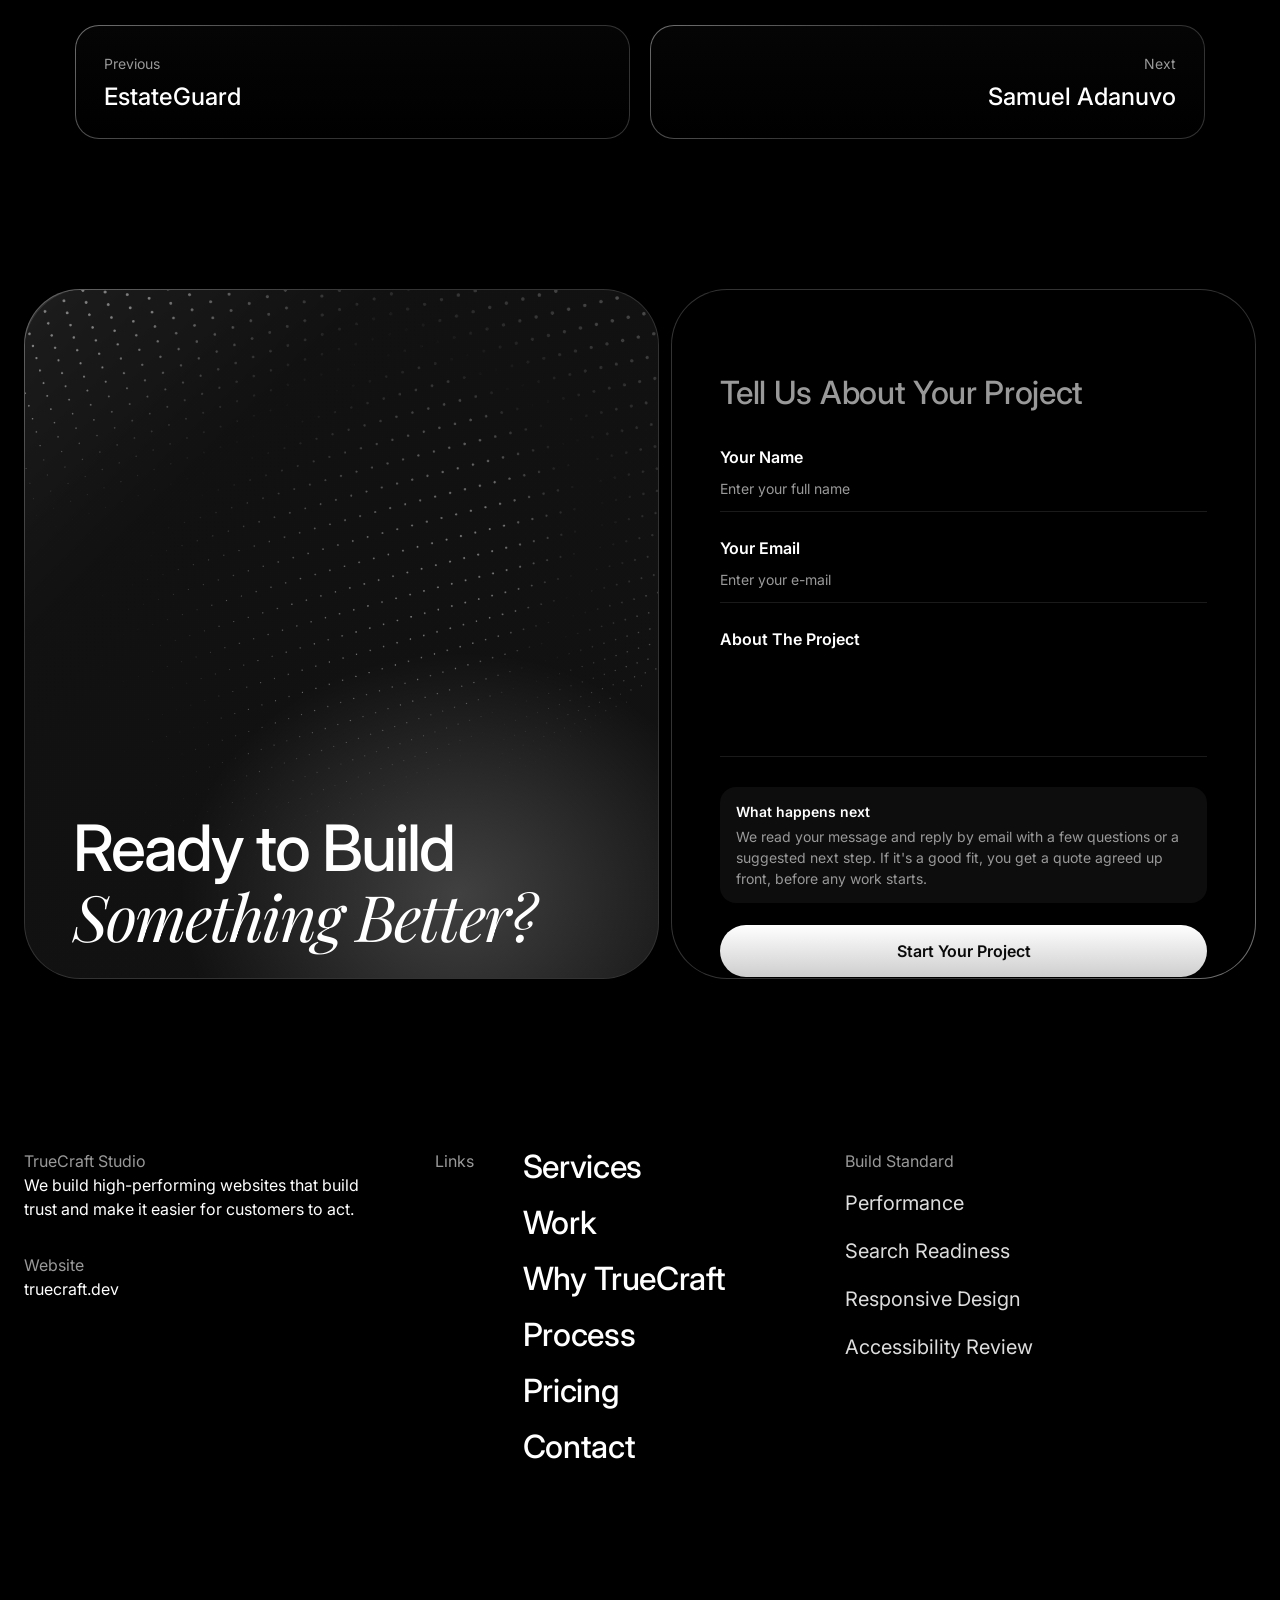
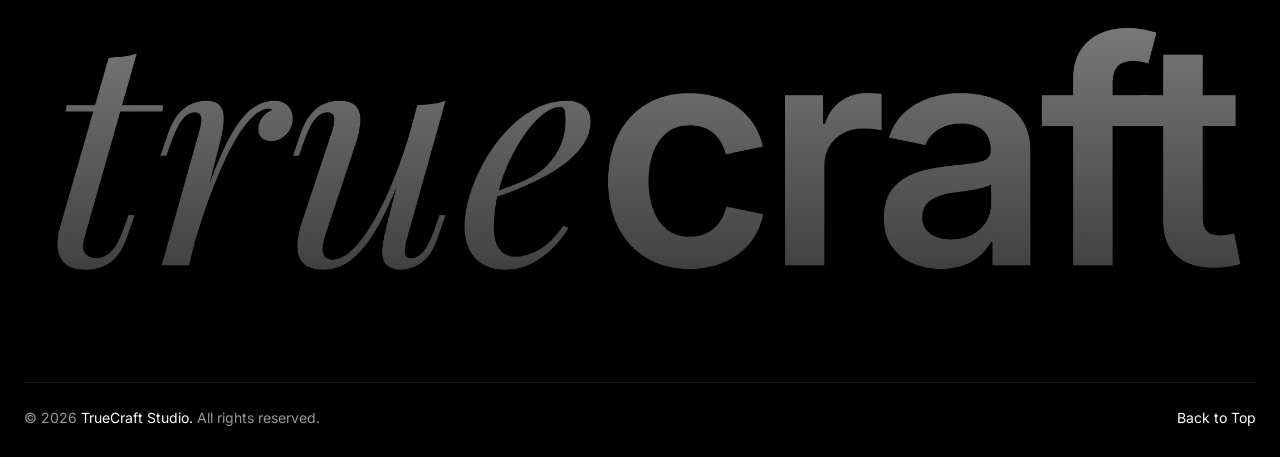
<file: project-checin.html>
<!DOCTYPE html>
<html lang="en">
<head>
<meta charset="UTF-8">
<meta name="viewport" content="width=device-width, initial-scale=1">
<title>ChecIN – TrueCraft</title>
<meta name="description" content="A product website for ChecIN, an attendance tool where a QR code on an entrance tablet changes every 15 seconds and employees scan it with their phones.">
<meta name="theme-color" content="#000000">
<meta property="og:title" content="ChecIN – Attendance Platform Website">
<meta property="og:description" content="We design and build clear, credible, high-performing websites that turn visitors into enquiries.">
<meta property="og:type" content="website">
<link rel="icon" href="img/favicon.png">
<link rel="preconnect" href="https://fonts.googleapis.com">
<link rel="preconnect" href="https://fonts.gstatic.com" crossorigin>
<link href="https://fonts.googleapis.com/css2?family=Inter:wght@300;400;500;600&family=Playfair+Display:ital,wght@1,400;1,500&display=swap" rel="stylesheet">
<script>document.documentElement.classList.add("js")</script>
<link rel="stylesheet" href="styles.css">
</head>
<body>
<header class="nav">
  <a href="./" class="nav__logo"><img src="img/logo.png" alt="TrueCraft"></a>
  <nav class="nav__pill">
    <a href="./#services"><span>Services</span><i></i></a><a href="./#projects"><span>Work</span><i></i></a><a href="./#why"><span>Why TrueCraft</span><i></i></a><a href="./#process"><span>Process</span><i></i></a><a href="./#pricing"><span>Pricing</span><i></i></a>
  </nav>
  <a href="./#contact" class="btn btn--light nav__cta"><span>Start Your Project</span><svg width="24" height="24" viewBox="0 0 24 24" fill="none" stroke="currentColor" stroke-width="1.6"><path d="M5 12h14M13 6l6 6-6 6"/></svg></a>
  <button class="nav__burger" aria-label="Menu"><span></span><span></span></button>
</header>
<main class="pp" id="top">
  <a class="pp__back" href="./#projects"><svg width="18" height="18" viewBox="0 0 24 24" fill="none" stroke="currentColor" stroke-width="1.6"><path d="M19 12H5M11 6l-6 6 6 6"/></svg>All projects</a>
  <header class="pp__head in-load">
    <span class="chip">Product Website</span>
    <h1 class="h2">ChecIN <span class="grad">— Attendance Platform Website</span></h1>
    <p>A product website for ChecIN, an attendance tool where a QR code on an entrance tablet changes every 15 seconds and employees scan it with their phones.</p>
    <div class="pp__actions"><a class="btn btn--light" href="https://checin-6982.vercel.app/" target="_blank" rel="noopener"><span>Visit the live site</span><svg width="18" height="18" viewBox="0 0 24 24" fill="none" stroke="currentColor" stroke-width="1.6"><path d="M7 17L17 7M8 7h9v9"/></svg></a><a class="btn btn--dark" href="./#contact"><span>Start your project</span><svg width="20" height="20" viewBox="0 0 24 24" fill="none" stroke="currentColor" stroke-width="1.6"><path d="M5 12h14M13 6l6 6-6 6"/></svg></a></div>
  </header>
  <img class="pp__shot" src="img/work-checin.jpg" alt="ChecIN website">
  <div class="pp__facts" data-reveal><div><small>Industry</small><b>Workforce & HR technology</b></div><div><small>Project type</small><b>Product website</b></div><div><small>Status</small><b>Pilot teams being onboarded</b></div></div>
  <section class="pp__sec" data-reveal><h2>Brief</h2><div><p>Most attendance tools trust the employee's phone. ChecIN trusts the door. That difference is the whole product, so the site has to make it clear very quickly.</p><p>It also has to speak to everyone who touches attendance, from employees to finance, and move interested teams toward a free trial.</p></div></section>
  <section class="pp__sec" data-reveal><h2>Scope of Work</h2><div><ul class="pp__list"><li>Product website design and development</li><li>Product messaging and feature explanation</li><li>Pricing section with three plans</li><li>FAQ and calls to action</li><li>Responsive build</li></ul></div></section>
  <section class="pp__sec" data-reveal><h2>Execution</h2><div><h3>Making the idea obvious</h3><p>The headline, "Attendance that proves people were actually there.", leads straight into how it works: a code on an entrance tablet changes every 15 seconds, so there is no GPS to spoof, no screenshot to pass around and no timesheets to chase.</p><h3>Features and benefits</h3><p>The page explains the product in plain benefits, such as "Less chasing. More clarity.", and lists four core capabilities:</p><ul class="pp__list"><li>Real-time attendance with a live team view</li><li>Leave and absence management</li><li>Announcements and team updates</li><li>Tamper-resistant records</li></ul><h3>One platform for everyone</h3><p>A section speaks to the roles behind attendance: owners and HR, team managers, employees, operations, finance and leadership.</p><h3>Pricing and questions</h3><p>Three plans are laid out clearly: a free Starter plan for small teams, a per-user Growth plan with a monthly and yearly toggle, and a custom Enterprise plan. A FAQ answers the questions buyers ask first, such as whether a screenshot can be used to check in for someone else.</p></div></section>
  <section class="pp__sec" data-reveal><h2>Outcomes</h2><div><h3>What visitors can do</h3><ul class="pp__list"><li>Start a free trial or open the live kiosk</li><li>Compare the three plans</li><li>Get answers on hardware, apps and data separation</li><li>Ask to join the launch program</li></ul></div></section>
  <section class="pp__sec" data-reveal><h2>What This Project Shows</h2><div><p>Explaining a product with a clear single idea, and guiding different kinds of buyers to the right next step.</p></div></section>
  <nav class="pp__nav" aria-label="More projects">
    <a href="project-estateguard.html"><small>Previous</small><b>EstateGuard</b></a>
    <a href="project-samuel-adanuvo.html"><small>Next</small><b>Samuel Adanuvo</b></a>
  </nav>
</main>
<section class="contact" id="contact">
  <div class="contact__card contact__card--l" data-reveal data-x="-50" data-y="0">
    <img class="contact__dots" src="img/dots.png" alt="">
    <div class="contact__glow"></div>
    <h2 class="h2"><span>Ready to Build</span><em>Something Better?</em></h2>
  </div>
  <form class="contact__card contact__card--r" id="form" data-reveal data-x="-50" data-y="0" style="--d:.1s">
    <h3 class="muted">Tell Us About Your Project</h3>
    <label>Your Name<input type="text" name="name" placeholder="Enter your full name" required></label>
    <label>Your Email<input type="email" name="email" placeholder="Enter your e-mail" required></label>
    <label>About The Project<textarea name="message" rows="3"></textarea></label>
    <p class="contact__next"><b>What happens next</b>We read your message and reply by email with a few questions or a suggested next step. If it's a good fit, you get a quote agreed up front, before any work starts.</p>
    <button class="btn btn--light" type="submit"><span>Start Your Project</span></button>
  </form>
</section>
<footer class="footer">
  <div class="wrap footer__cols">
    <div class="footer__info" data-reveal data-y="50">
      <small>TrueCraft Studio</small><p>We build high-performing websites that build trust and make it easier for customers to act.</p>
      <small>Website</small><p>truecraft.dev</p>
    </div>
    <div class="footer__links" data-reveal data-y="50"><small>Links</small><ul><li><a href="./#services">Services</a></li><li><a href="./#projects">Work</a></li><li><a href="./#why">Why TrueCraft</a></li><li><a href="./#process">Process</a></li><li><a href="./#pricing">Pricing</a></li><li><a href="./#contact">Contact</a></li></ul></div>
    <div class="footer__links footer__std" data-reveal data-y="50"><small>Build Standard</small><ul><li>Performance</li><li>Search Readiness</li><li>Responsive Design</li><li>Accessibility Review</li></ul></div>
  </div>
  <div class="wrap footer__bottom" data-reveal data-y="50">
    <img class="footer__big" src="img/logo-big.png" alt="truecraft">
    <div class="footer__bar"><span>© 2026 <b>TrueCraft Studio.</b> All rights reserved.</span><a href="#top">Back to Top</a></div>
  </div>
</footer>
<script src="script.js"></script>
</body>
</html>
</file>
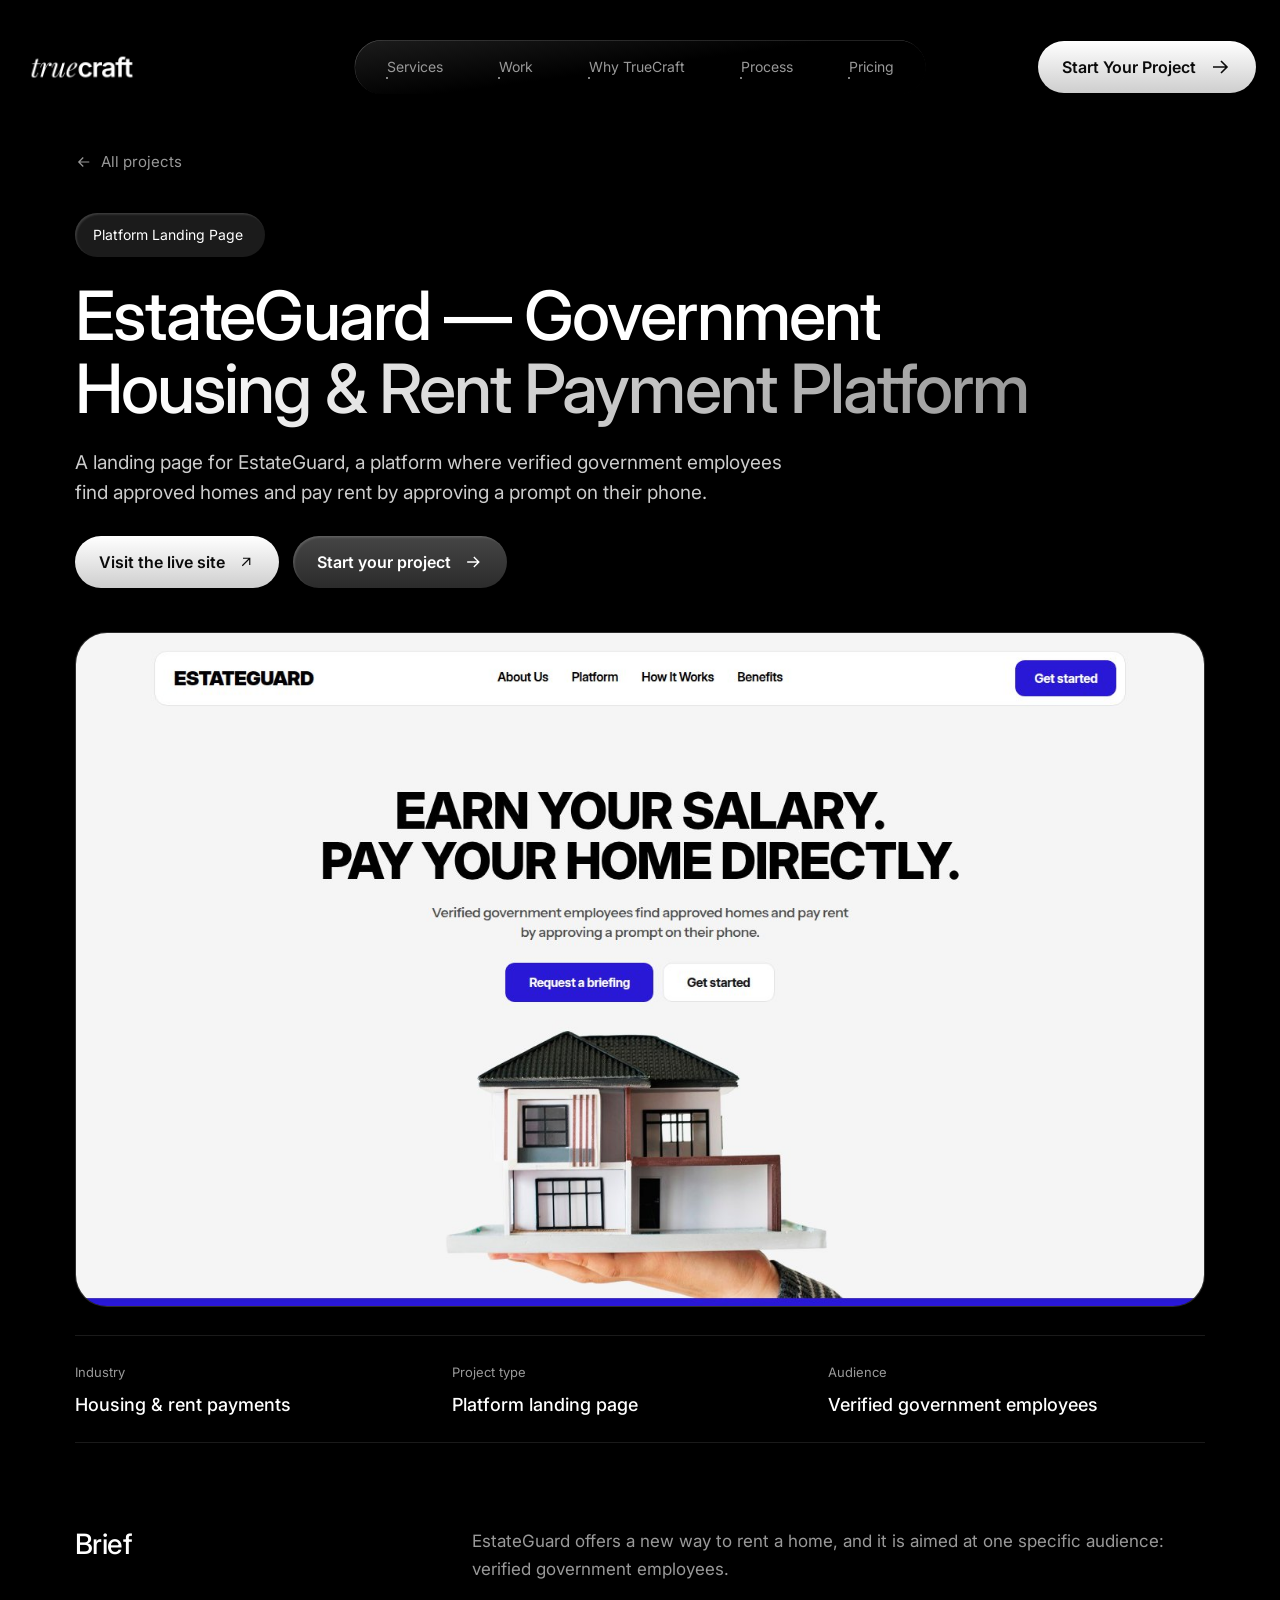
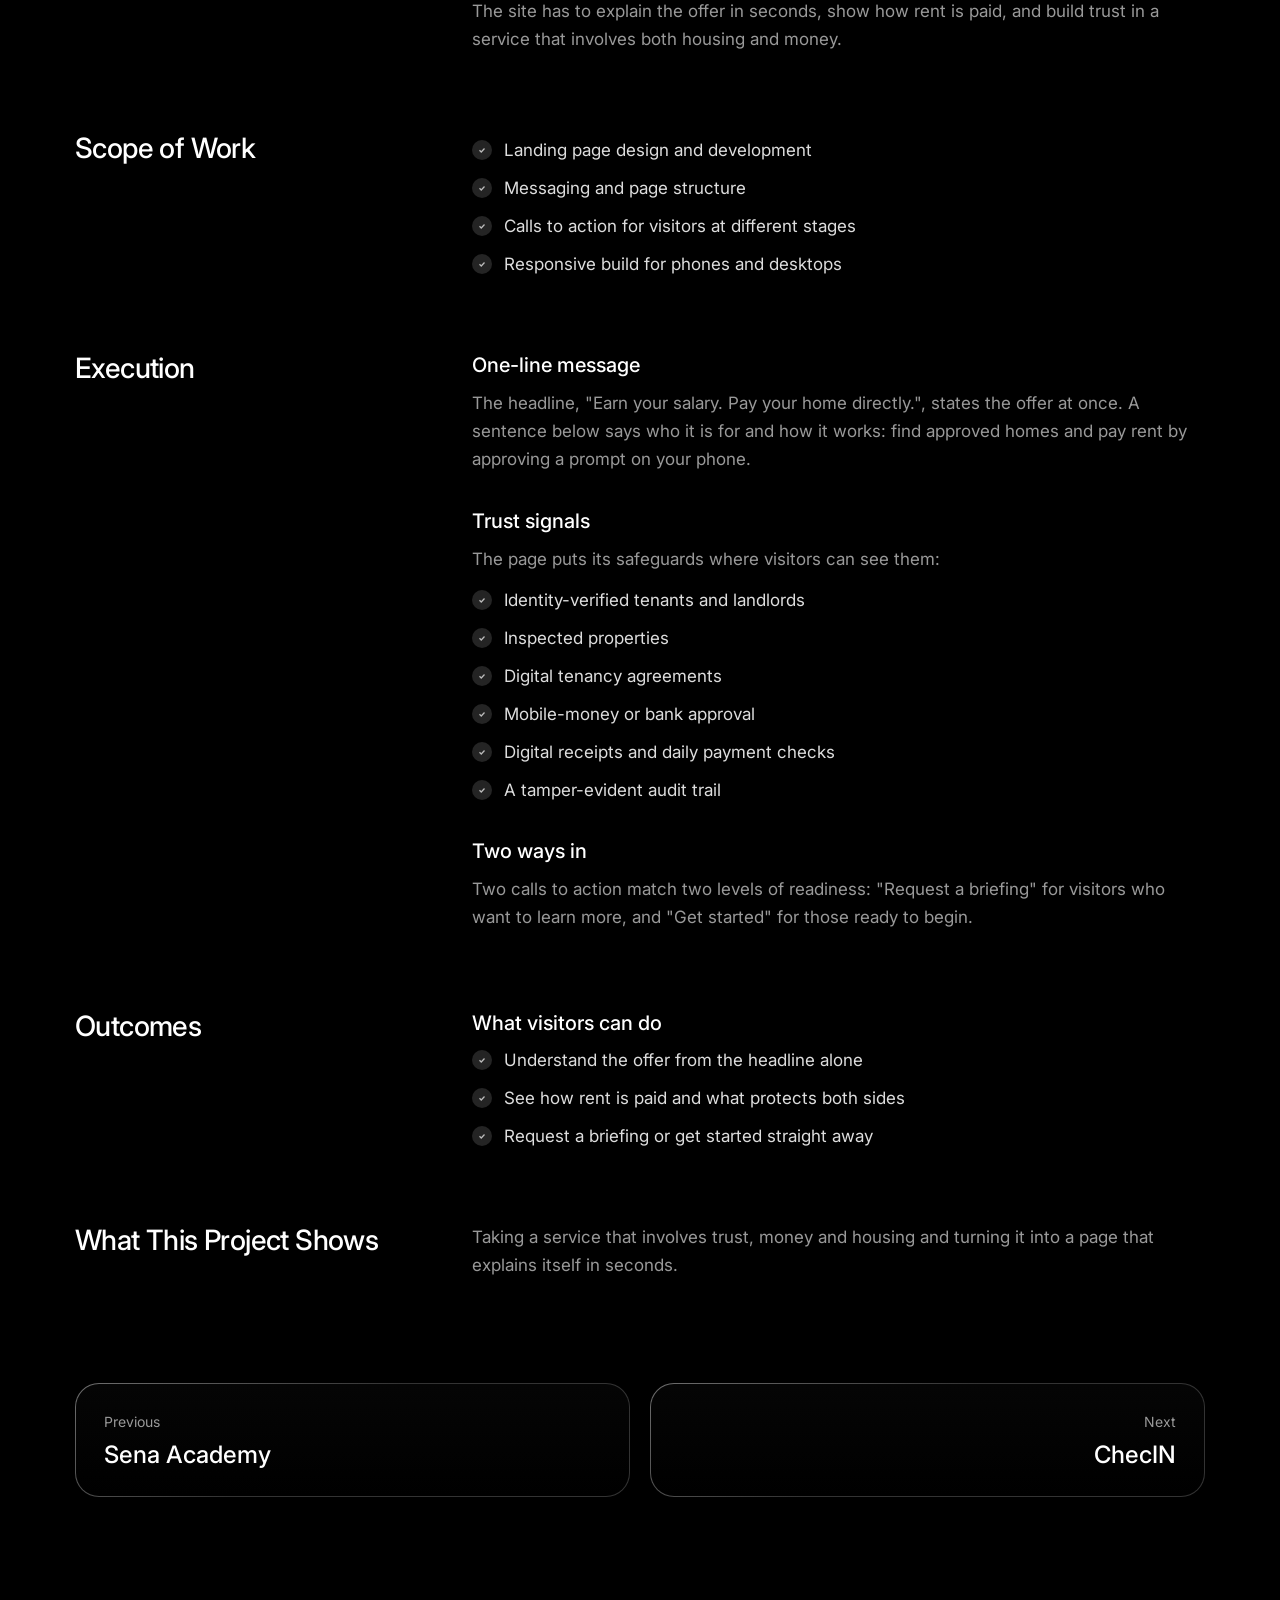
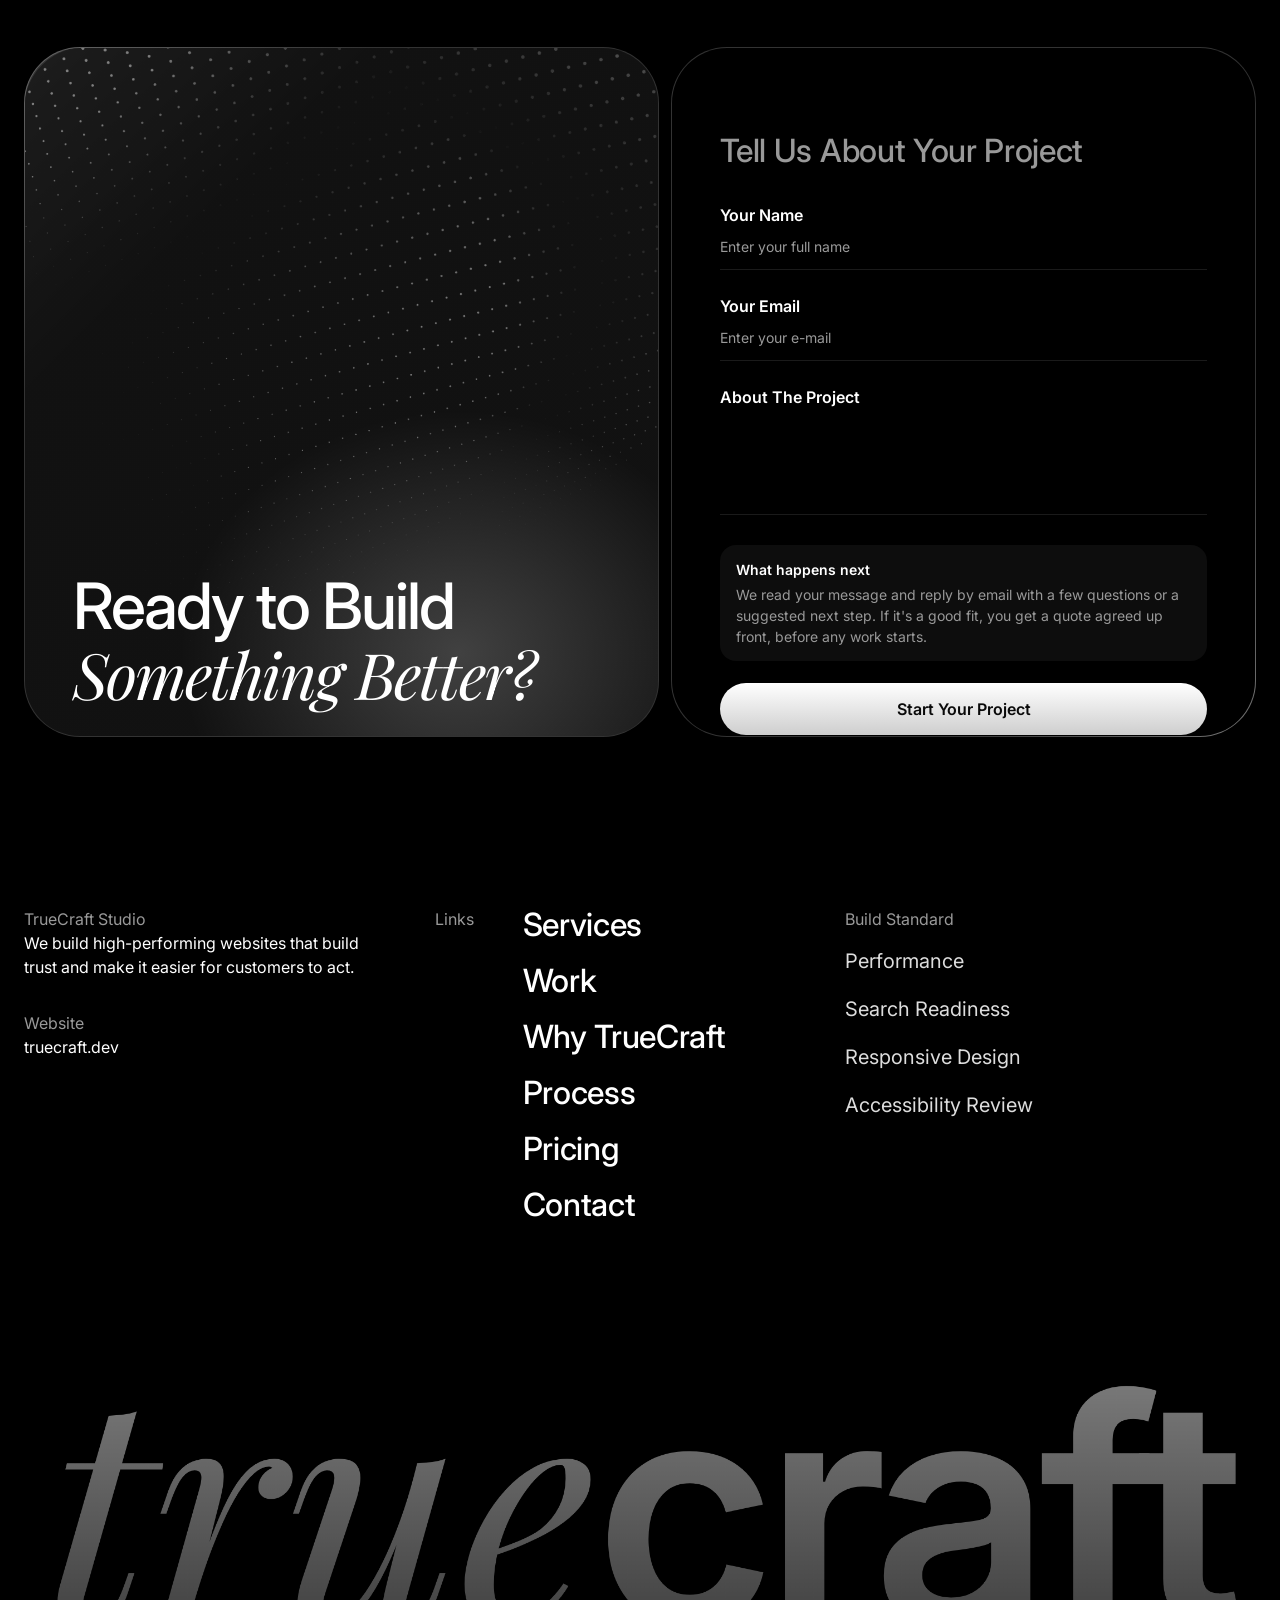
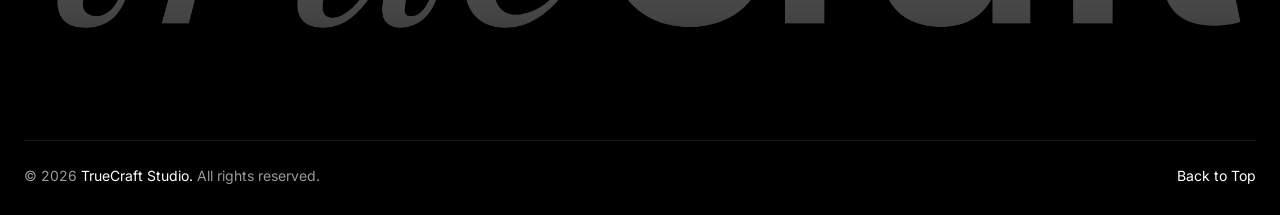
<file: project-estateguard.html>
<!DOCTYPE html>
<html lang="en">
<head>
<meta charset="UTF-8">
<meta name="viewport" content="width=device-width, initial-scale=1">
<title>EstateGuard – TrueCraft</title>
<meta name="description" content="A landing page for EstateGuard, a platform where verified government employees find approved homes and pay rent by approving a prompt on their phone.">
<meta name="theme-color" content="#000000">
<meta property="og:title" content="EstateGuard – Government Housing & Rent Payment Platform">
<meta property="og:description" content="We design and build clear, credible, high-performing websites that turn visitors into enquiries.">
<meta property="og:type" content="website">
<link rel="icon" href="img/favicon.png">
<link rel="preconnect" href="https://fonts.googleapis.com">
<link rel="preconnect" href="https://fonts.gstatic.com" crossorigin>
<link href="https://fonts.googleapis.com/css2?family=Inter:wght@300;400;500;600&family=Playfair+Display:ital,wght@1,400;1,500&display=swap" rel="stylesheet">
<script>document.documentElement.classList.add("js")</script>
<link rel="stylesheet" href="styles.css">
</head>
<body>
<header class="nav">
  <a href="./" class="nav__logo"><img src="img/logo.png" alt="TrueCraft"></a>
  <nav class="nav__pill">
    <a href="./#services"><span>Services</span><i></i></a><a href="./#projects"><span>Work</span><i></i></a><a href="./#why"><span>Why TrueCraft</span><i></i></a><a href="./#process"><span>Process</span><i></i></a><a href="./#pricing"><span>Pricing</span><i></i></a>
  </nav>
  <a href="./#contact" class="btn btn--light nav__cta"><span>Start Your Project</span><svg width="24" height="24" viewBox="0 0 24 24" fill="none" stroke="currentColor" stroke-width="1.6"><path d="M5 12h14M13 6l6 6-6 6"/></svg></a>
  <button class="nav__burger" aria-label="Menu"><span></span><span></span></button>
</header>
<main class="pp" id="top">
  <a class="pp__back" href="./#projects"><svg width="18" height="18" viewBox="0 0 24 24" fill="none" stroke="currentColor" stroke-width="1.6"><path d="M19 12H5M11 6l-6 6 6 6"/></svg>All projects</a>
  <header class="pp__head in-load">
    <span class="chip">Platform Landing Page</span>
    <h1 class="h2">EstateGuard <span class="grad">— Government Housing & Rent Payment Platform</span></h1>
    <p>A landing page for EstateGuard, a platform where verified government employees find approved homes and pay rent by approving a prompt on their phone.</p>
    <div class="pp__actions"><a class="btn btn--light" href="https://estateguard-azure.vercel.app/" target="_blank" rel="noopener"><span>Visit the live site</span><svg width="18" height="18" viewBox="0 0 24 24" fill="none" stroke="currentColor" stroke-width="1.6"><path d="M7 17L17 7M8 7h9v9"/></svg></a><a class="btn btn--dark" href="./#contact"><span>Start your project</span><svg width="20" height="20" viewBox="0 0 24 24" fill="none" stroke="currentColor" stroke-width="1.6"><path d="M5 12h14M13 6l6 6-6 6"/></svg></a></div>
  </header>
  <img class="pp__shot" src="img/work-estateguard.jpg" alt="EstateGuard website">
  <div class="pp__facts" data-reveal><div><small>Industry</small><b>Housing & rent payments</b></div><div><small>Project type</small><b>Platform landing page</b></div><div><small>Audience</small><b>Verified government employees</b></div></div>
  <section class="pp__sec" data-reveal><h2>Brief</h2><div><p>EstateGuard offers a new way to rent a home, and it is aimed at one specific audience: verified government employees.</p><p>The site has to explain the offer in seconds, show how rent is paid, and build trust in a service that involves both housing and money.</p></div></section>
  <section class="pp__sec" data-reveal><h2>Scope of Work</h2><div><ul class="pp__list"><li>Landing page design and development</li><li>Messaging and page structure</li><li>Calls to action for visitors at different stages</li><li>Responsive build for phones and desktops</li></ul></div></section>
  <section class="pp__sec" data-reveal><h2>Execution</h2><div><h3>One-line message</h3><p>The headline, "Earn your salary. Pay your home directly.", states the offer at once. A sentence below says who it is for and how it works: find approved homes and pay rent by approving a prompt on your phone.</p><h3>Trust signals</h3><p>The page puts its safeguards where visitors can see them:</p><ul class="pp__list"><li>Identity-verified tenants and landlords</li><li>Inspected properties</li><li>Digital tenancy agreements</li><li>Mobile-money or bank approval</li><li>Digital receipts and daily payment checks</li><li>A tamper-evident audit trail</li></ul><h3>Two ways in</h3><p>Two calls to action match two levels of readiness: "Request a briefing" for visitors who want to learn more, and "Get started" for those ready to begin.</p></div></section>
  <section class="pp__sec" data-reveal><h2>Outcomes</h2><div><h3>What visitors can do</h3><ul class="pp__list"><li>Understand the offer from the headline alone</li><li>See how rent is paid and what protects both sides</li><li>Request a briefing or get started straight away</li></ul></div></section>
  <section class="pp__sec" data-reveal><h2>What This Project Shows</h2><div><p>Taking a service that involves trust, money and housing and turning it into a page that explains itself in seconds.</p></div></section>
  <nav class="pp__nav" aria-label="More projects">
    <a href="project-sena-academy.html"><small>Previous</small><b>Sena Academy</b></a>
    <a href="project-checin.html"><small>Next</small><b>ChecIN</b></a>
  </nav>
</main>
<section class="contact" id="contact">
  <div class="contact__card contact__card--l" data-reveal data-x="-50" data-y="0">
    <img class="contact__dots" src="img/dots.png" alt="">
    <div class="contact__glow"></div>
    <h2 class="h2"><span>Ready to Build</span><em>Something Better?</em></h2>
  </div>
  <form class="contact__card contact__card--r" id="form" data-reveal data-x="-50" data-y="0" style="--d:.1s">
    <h3 class="muted">Tell Us About Your Project</h3>
    <label>Your Name<input type="text" name="name" placeholder="Enter your full name" required></label>
    <label>Your Email<input type="email" name="email" placeholder="Enter your e-mail" required></label>
    <label>About The Project<textarea name="message" rows="3"></textarea></label>
    <p class="contact__next"><b>What happens next</b>We read your message and reply by email with a few questions or a suggested next step. If it's a good fit, you get a quote agreed up front, before any work starts.</p>
    <button class="btn btn--light" type="submit"><span>Start Your Project</span></button>
  </form>
</section>
<footer class="footer">
  <div class="wrap footer__cols">
    <div class="footer__info" data-reveal data-y="50">
      <small>TrueCraft Studio</small><p>We build high-performing websites that build trust and make it easier for customers to act.</p>
      <small>Website</small><p>truecraft.dev</p>
    </div>
    <div class="footer__links" data-reveal data-y="50"><small>Links</small><ul><li><a href="./#services">Services</a></li><li><a href="./#projects">Work</a></li><li><a href="./#why">Why TrueCraft</a></li><li><a href="./#process">Process</a></li><li><a href="./#pricing">Pricing</a></li><li><a href="./#contact">Contact</a></li></ul></div>
    <div class="footer__links footer__std" data-reveal data-y="50"><small>Build Standard</small><ul><li>Performance</li><li>Search Readiness</li><li>Responsive Design</li><li>Accessibility Review</li></ul></div>
  </div>
  <div class="wrap footer__bottom" data-reveal data-y="50">
    <img class="footer__big" src="img/logo-big.png" alt="truecraft">
    <div class="footer__bar"><span>© 2026 <b>TrueCraft Studio.</b> All rights reserved.</span><a href="#top">Back to Top</a></div>
  </div>
</footer>
<script src="script.js"></script>
</body>
</html>
</file>
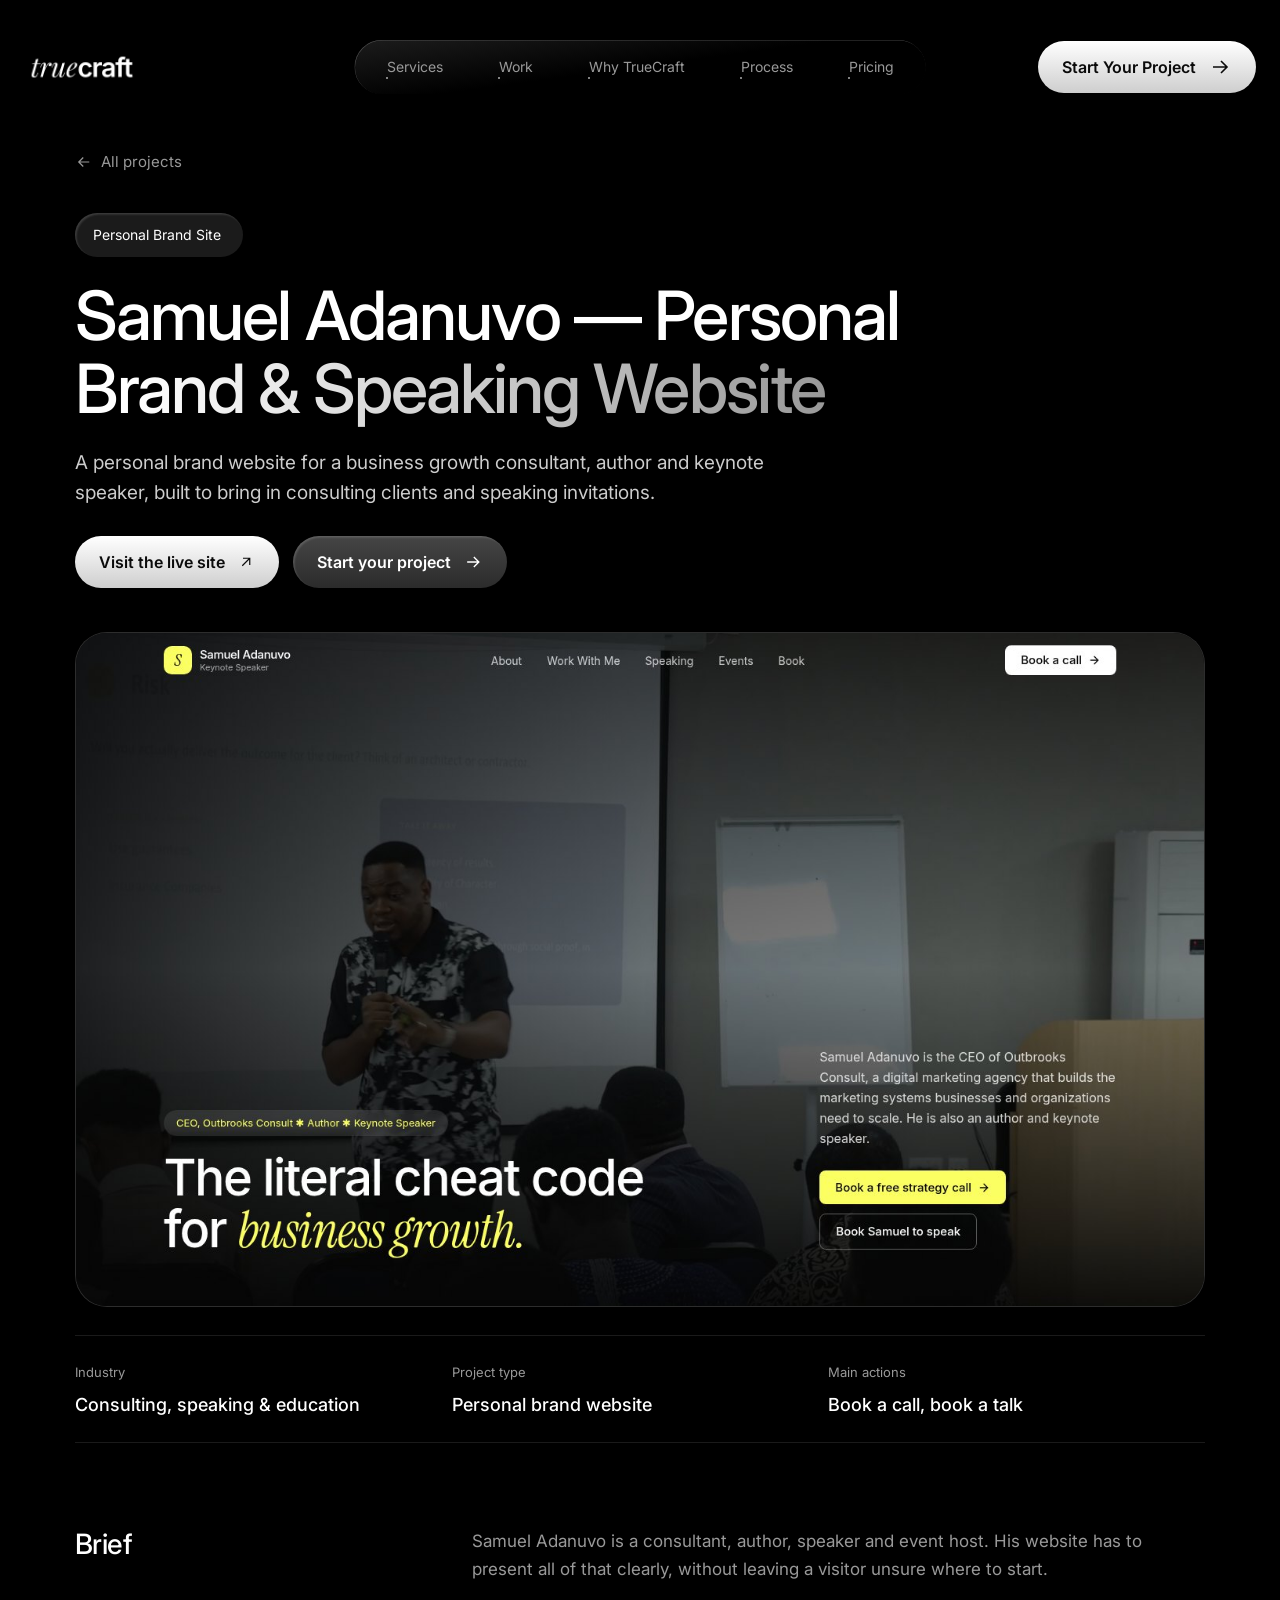
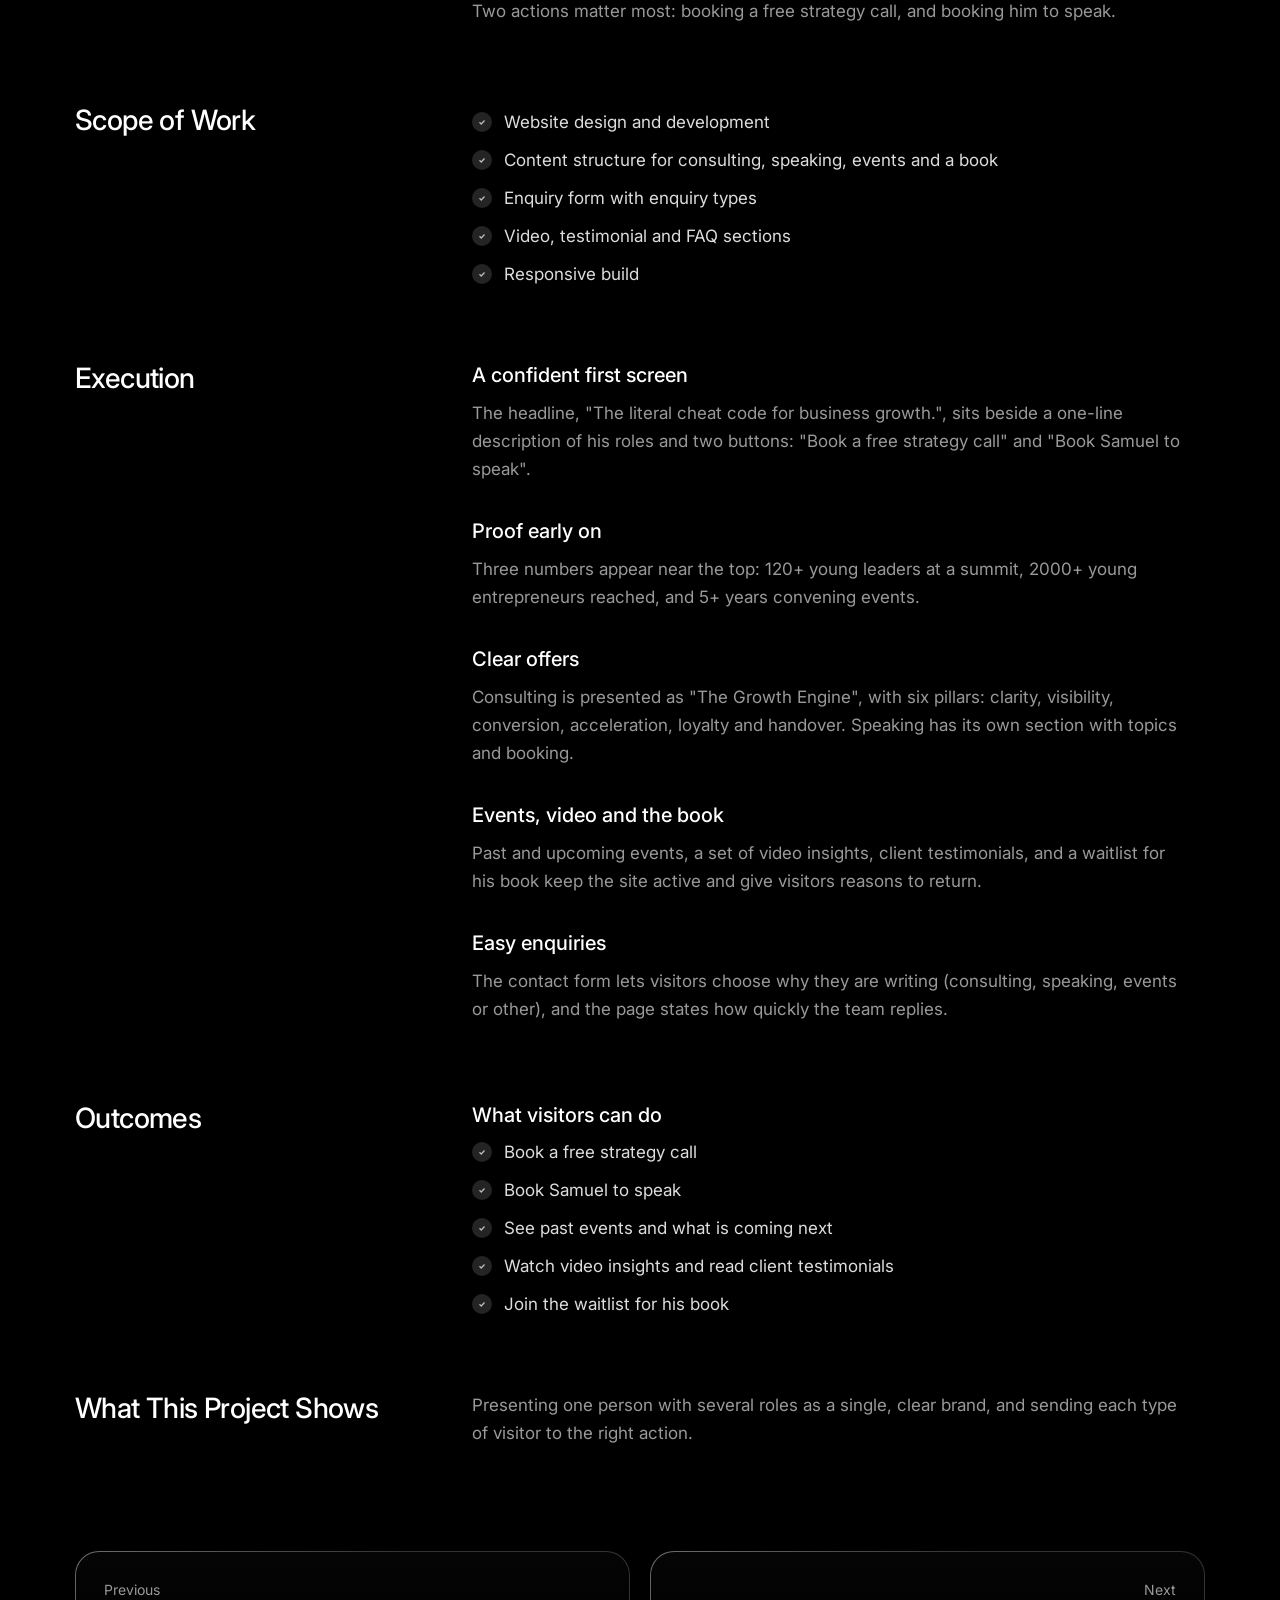
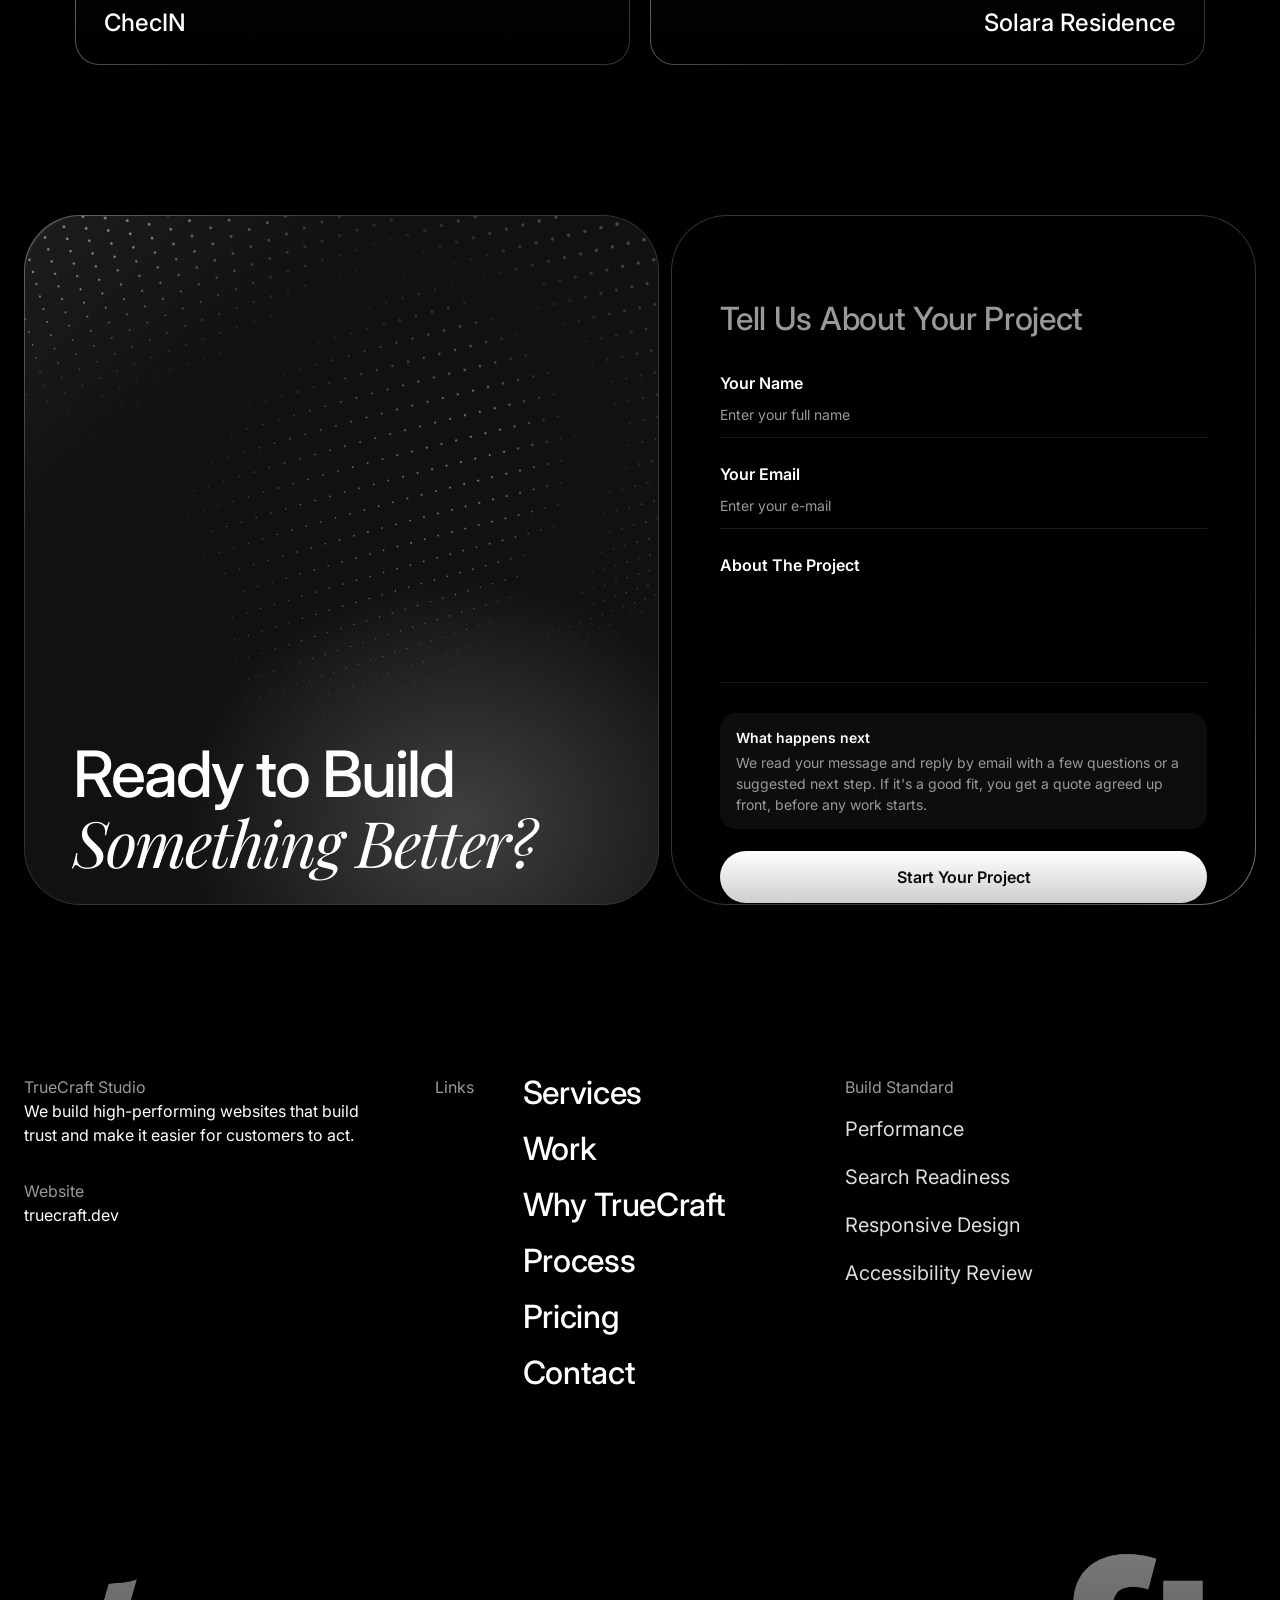
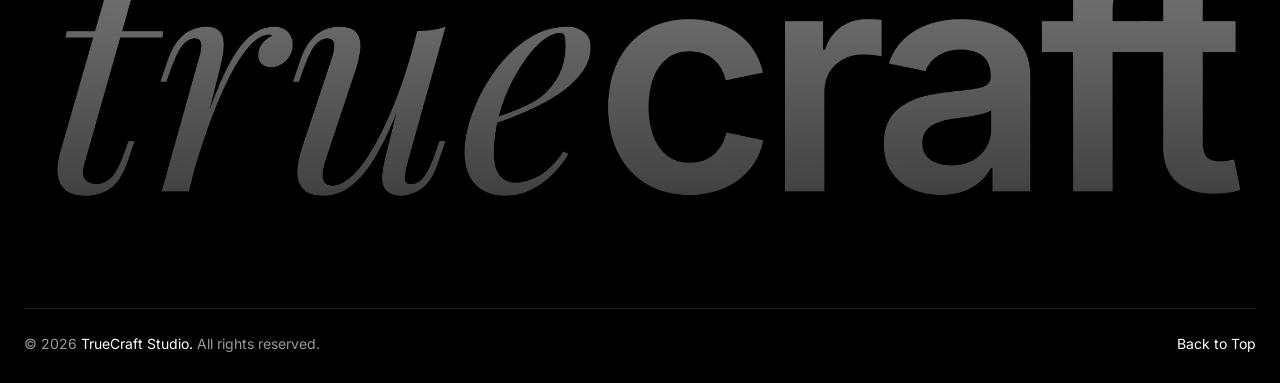
<file: project-samuel-adanuvo.html>
<!DOCTYPE html>
<html lang="en">
<head>
<meta charset="UTF-8">
<meta name="viewport" content="width=device-width, initial-scale=1">
<title>Samuel Adanuvo – TrueCraft</title>
<meta name="description" content="A personal brand website for a business growth consultant, author and keynote speaker, built to bring in consulting clients and speaking invitations.">
<meta name="theme-color" content="#000000">
<meta property="og:title" content="Samuel Adanuvo – Personal Brand & Speaking Website">
<meta property="og:description" content="We design and build clear, credible, high-performing websites that turn visitors into enquiries.">
<meta property="og:type" content="website">
<link rel="icon" href="img/favicon.png">
<link rel="preconnect" href="https://fonts.googleapis.com">
<link rel="preconnect" href="https://fonts.gstatic.com" crossorigin>
<link href="https://fonts.googleapis.com/css2?family=Inter:wght@300;400;500;600&family=Playfair+Display:ital,wght@1,400;1,500&display=swap" rel="stylesheet">
<script>document.documentElement.classList.add("js")</script>
<link rel="stylesheet" href="styles.css">
</head>
<body>
<header class="nav">
  <a href="./" class="nav__logo"><img src="img/logo.png" alt="TrueCraft"></a>
  <nav class="nav__pill">
    <a href="./#services"><span>Services</span><i></i></a><a href="./#projects"><span>Work</span><i></i></a><a href="./#why"><span>Why TrueCraft</span><i></i></a><a href="./#process"><span>Process</span><i></i></a><a href="./#pricing"><span>Pricing</span><i></i></a>
  </nav>
  <a href="./#contact" class="btn btn--light nav__cta"><span>Start Your Project</span><svg width="24" height="24" viewBox="0 0 24 24" fill="none" stroke="currentColor" stroke-width="1.6"><path d="M5 12h14M13 6l6 6-6 6"/></svg></a>
  <button class="nav__burger" aria-label="Menu"><span></span><span></span></button>
</header>
<main class="pp" id="top">
  <a class="pp__back" href="./#projects"><svg width="18" height="18" viewBox="0 0 24 24" fill="none" stroke="currentColor" stroke-width="1.6"><path d="M19 12H5M11 6l-6 6 6 6"/></svg>All projects</a>
  <header class="pp__head in-load">
    <span class="chip">Personal Brand Site</span>
    <h1 class="h2">Samuel Adanuvo <span class="grad">— Personal Brand & Speaking Website</span></h1>
    <p>A personal brand website for a business growth consultant, author and keynote speaker, built to bring in consulting clients and speaking invitations.</p>
    <div class="pp__actions"><a class="btn btn--light" href="https://sammy-drab.vercel.app/" target="_blank" rel="noopener"><span>Visit the live site</span><svg width="18" height="18" viewBox="0 0 24 24" fill="none" stroke="currentColor" stroke-width="1.6"><path d="M7 17L17 7M8 7h9v9"/></svg></a><a class="btn btn--dark" href="./#contact"><span>Start your project</span><svg width="20" height="20" viewBox="0 0 24 24" fill="none" stroke="currentColor" stroke-width="1.6"><path d="M5 12h14M13 6l6 6-6 6"/></svg></a></div>
  </header>
  <img class="pp__shot" src="img/work-sammy.jpg" alt="Samuel Adanuvo website">
  <div class="pp__facts" data-reveal><div><small>Industry</small><b>Consulting, speaking & education</b></div><div><small>Project type</small><b>Personal brand website</b></div><div><small>Main actions</small><b>Book a call, book a talk</b></div></div>
  <section class="pp__sec" data-reveal><h2>Brief</h2><div><p>Samuel Adanuvo is a consultant, author, speaker and event host. His website has to present all of that clearly, without leaving a visitor unsure where to start.</p><p>Two actions matter most: booking a free strategy call, and booking him to speak.</p></div></section>
  <section class="pp__sec" data-reveal><h2>Scope of Work</h2><div><ul class="pp__list"><li>Website design and development</li><li>Content structure for consulting, speaking, events and a book</li><li>Enquiry form with enquiry types</li><li>Video, testimonial and FAQ sections</li><li>Responsive build</li></ul></div></section>
  <section class="pp__sec" data-reveal><h2>Execution</h2><div><h3>A confident first screen</h3><p>The headline, "The literal cheat code for business growth.", sits beside a one-line description of his roles and two buttons: "Book a free strategy call" and "Book Samuel to speak".</p><h3>Proof early on</h3><p>Three numbers appear near the top: 120+ young leaders at a summit, 2000+ young entrepreneurs reached, and 5+ years convening events.</p><h3>Clear offers</h3><p>Consulting is presented as "The Growth Engine", with six pillars: clarity, visibility, conversion, acceleration, loyalty and handover. Speaking has its own section with topics and booking.</p><h3>Events, video and the book</h3><p>Past and upcoming events, a set of video insights, client testimonials, and a waitlist for his book keep the site active and give visitors reasons to return.</p><h3>Easy enquiries</h3><p>The contact form lets visitors choose why they are writing (consulting, speaking, events or other), and the page states how quickly the team replies.</p></div></section>
  <section class="pp__sec" data-reveal><h2>Outcomes</h2><div><h3>What visitors can do</h3><ul class="pp__list"><li>Book a free strategy call</li><li>Book Samuel to speak</li><li>See past events and what is coming next</li><li>Watch video insights and read client testimonials</li><li>Join the waitlist for his book</li></ul></div></section>
  <section class="pp__sec" data-reveal><h2>What This Project Shows</h2><div><p>Presenting one person with several roles as a single, clear brand, and sending each type of visitor to the right action.</p></div></section>
  <nav class="pp__nav" aria-label="More projects">
    <a href="project-checin.html"><small>Previous</small><b>ChecIN</b></a>
    <a href="project-solara-residence.html"><small>Next</small><b>Solara Residence</b></a>
  </nav>
</main>
<section class="contact" id="contact">
  <div class="contact__card contact__card--l" data-reveal data-x="-50" data-y="0">
    <img class="contact__dots" src="img/dots.png" alt="">
    <div class="contact__glow"></div>
    <h2 class="h2"><span>Ready to Build</span><em>Something Better?</em></h2>
  </div>
  <form class="contact__card contact__card--r" id="form" data-reveal data-x="-50" data-y="0" style="--d:.1s">
    <h3 class="muted">Tell Us About Your Project</h3>
    <label>Your Name<input type="text" name="name" placeholder="Enter your full name" required></label>
    <label>Your Email<input type="email" name="email" placeholder="Enter your e-mail" required></label>
    <label>About The Project<textarea name="message" rows="3"></textarea></label>
    <p class="contact__next"><b>What happens next</b>We read your message and reply by email with a few questions or a suggested next step. If it's a good fit, you get a quote agreed up front, before any work starts.</p>
    <button class="btn btn--light" type="submit"><span>Start Your Project</span></button>
  </form>
</section>
<footer class="footer">
  <div class="wrap footer__cols">
    <div class="footer__info" data-reveal data-y="50">
      <small>TrueCraft Studio</small><p>We build high-performing websites that build trust and make it easier for customers to act.</p>
      <small>Website</small><p>truecraft.dev</p>
    </div>
    <div class="footer__links" data-reveal data-y="50"><small>Links</small><ul><li><a href="./#services">Services</a></li><li><a href="./#projects">Work</a></li><li><a href="./#why">Why TrueCraft</a></li><li><a href="./#process">Process</a></li><li><a href="./#pricing">Pricing</a></li><li><a href="./#contact">Contact</a></li></ul></div>
    <div class="footer__links footer__std" data-reveal data-y="50"><small>Build Standard</small><ul><li>Performance</li><li>Search Readiness</li><li>Responsive Design</li><li>Accessibility Review</li></ul></div>
  </div>
  <div class="wrap footer__bottom" data-reveal data-y="50">
    <img class="footer__big" src="img/logo-big.png" alt="truecraft">
    <div class="footer__bar"><span>© 2026 <b>TrueCraft Studio.</b> All rights reserved.</span><a href="#top">Back to Top</a></div>
  </div>
</footer>
<script src="script.js"></script>
</body>
</html>
</file>
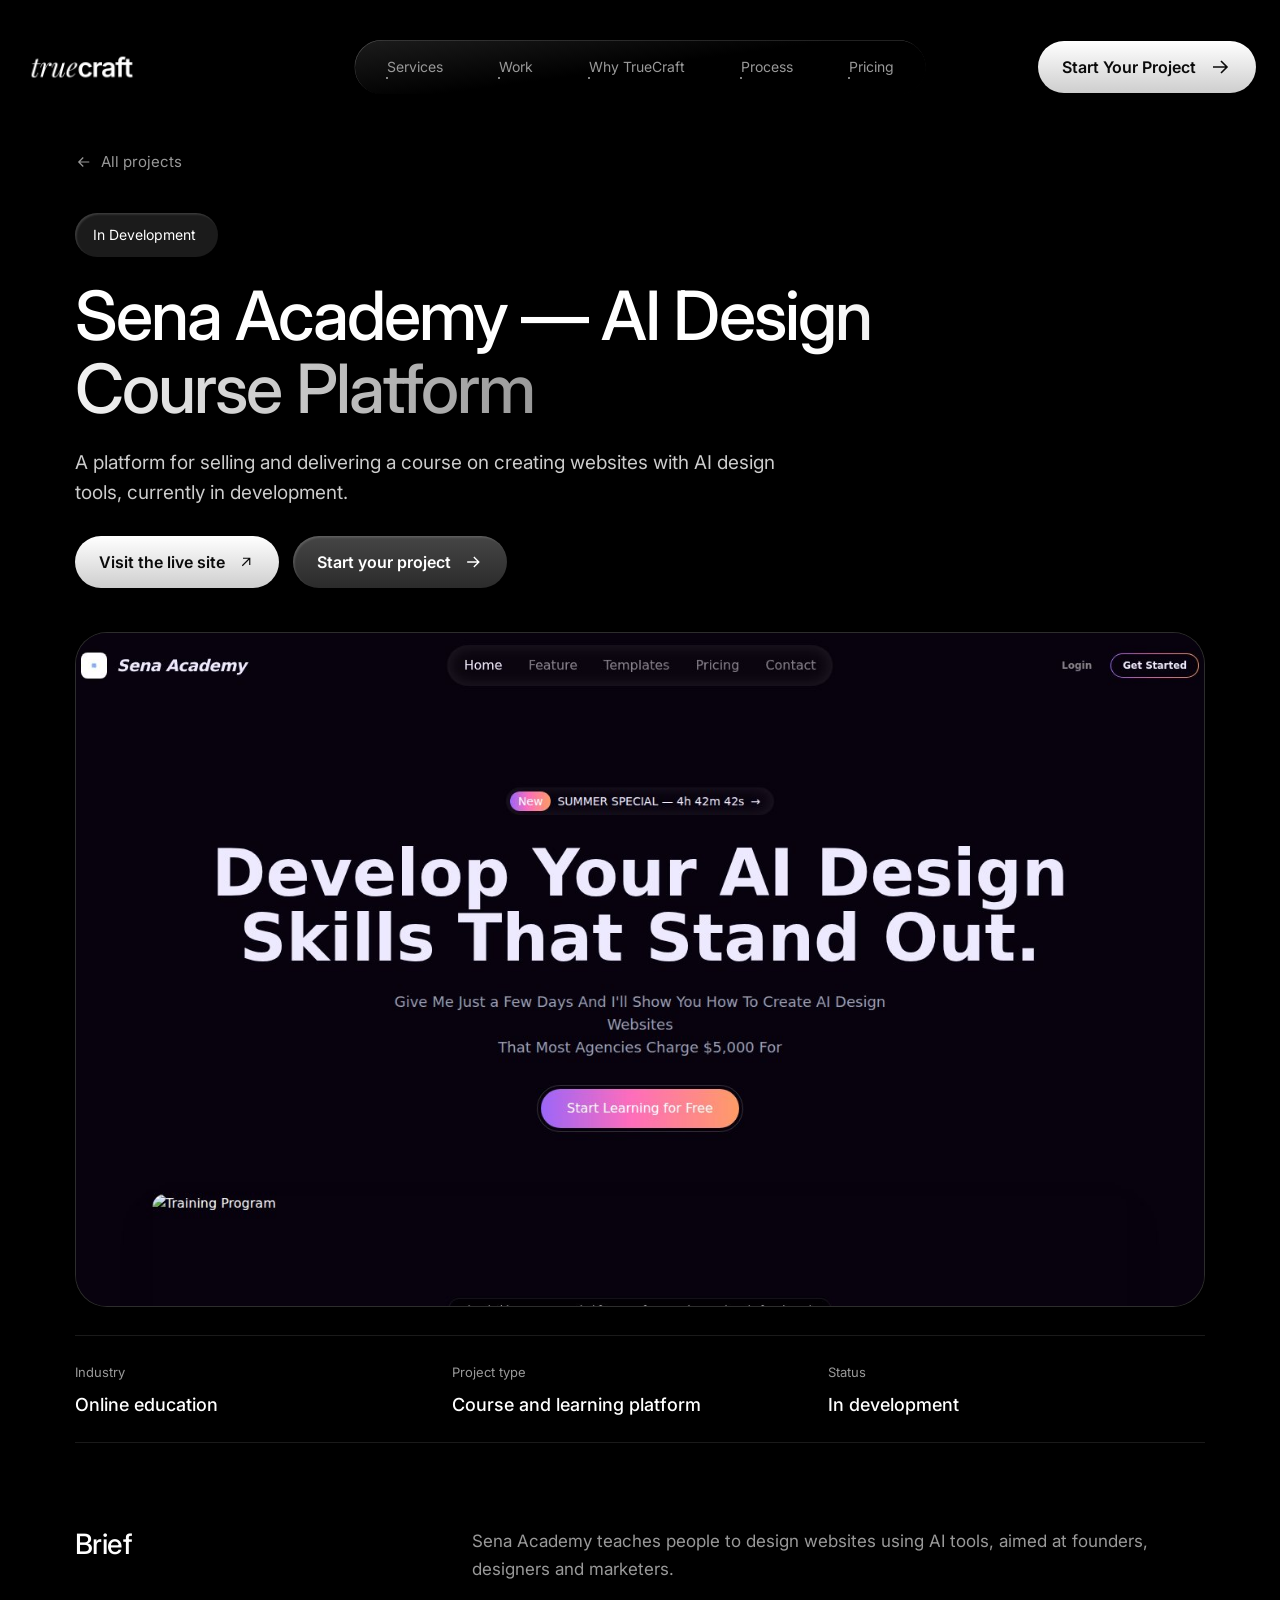
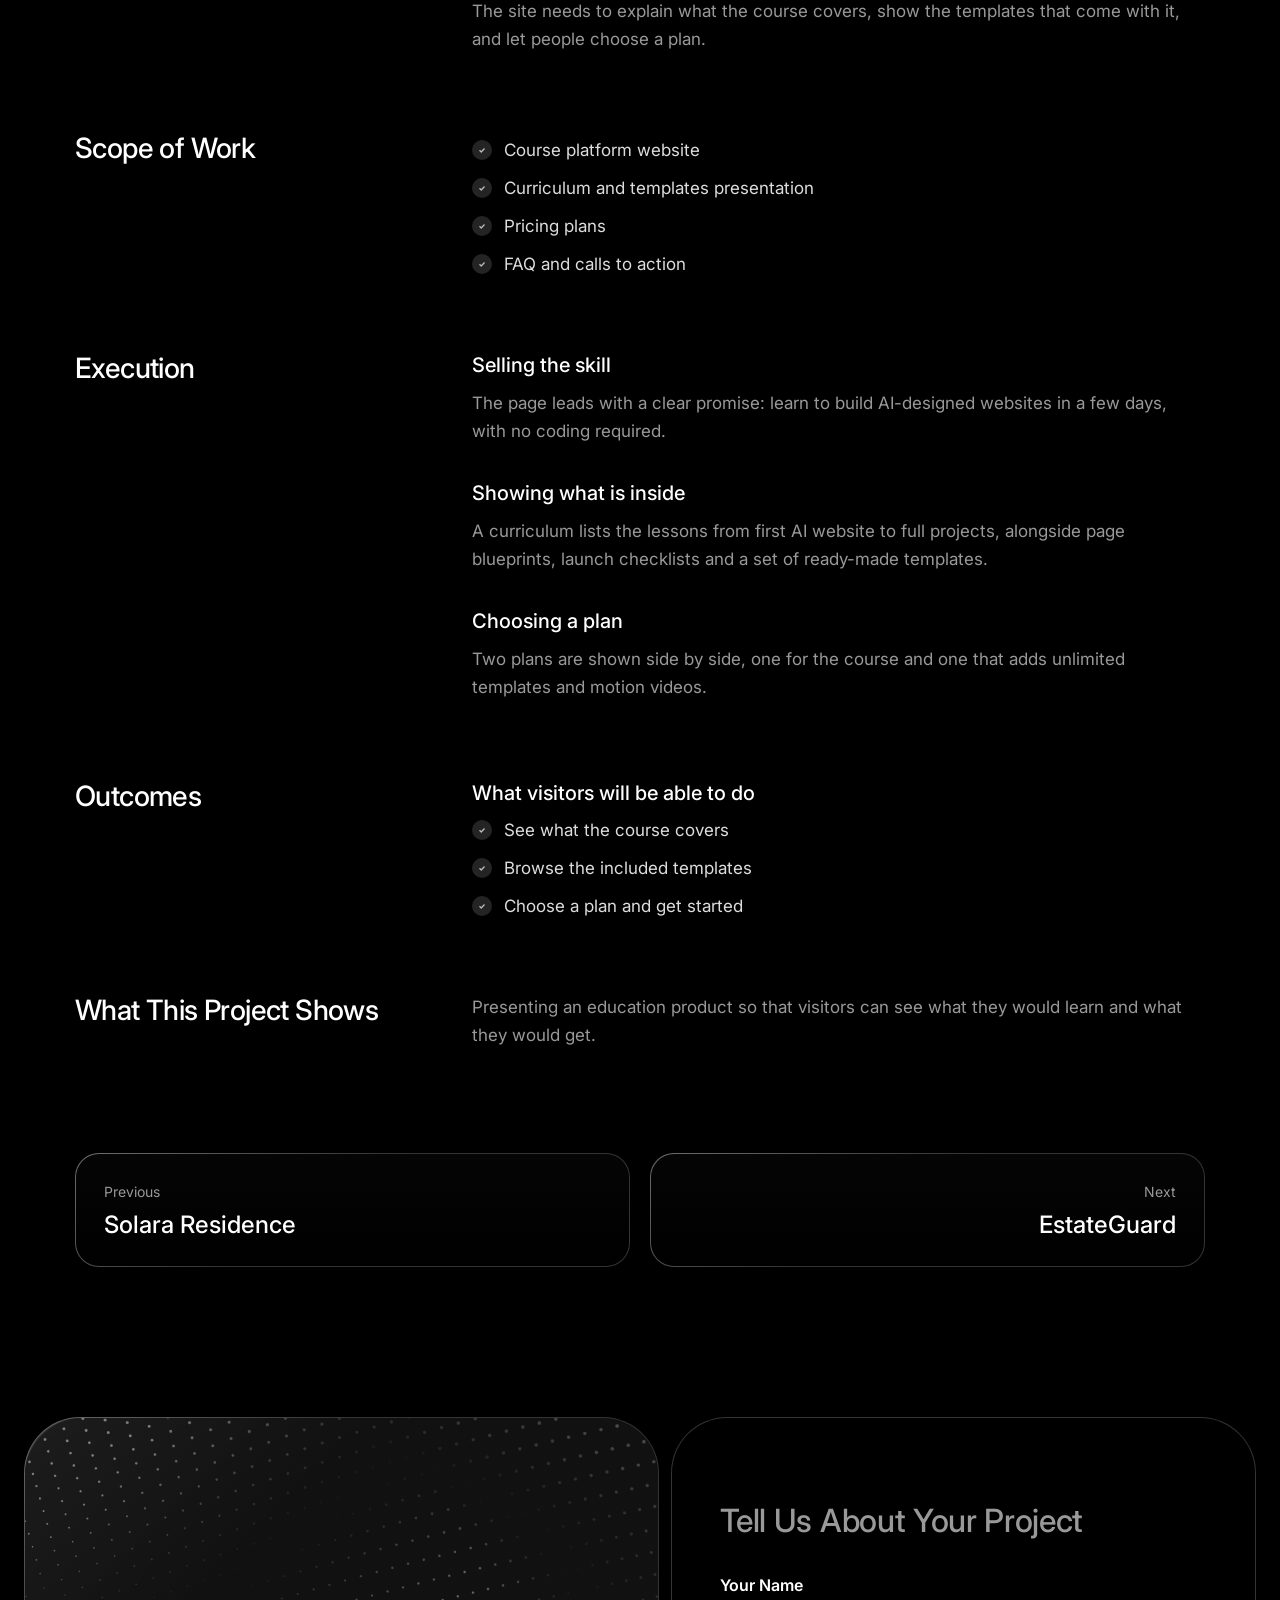
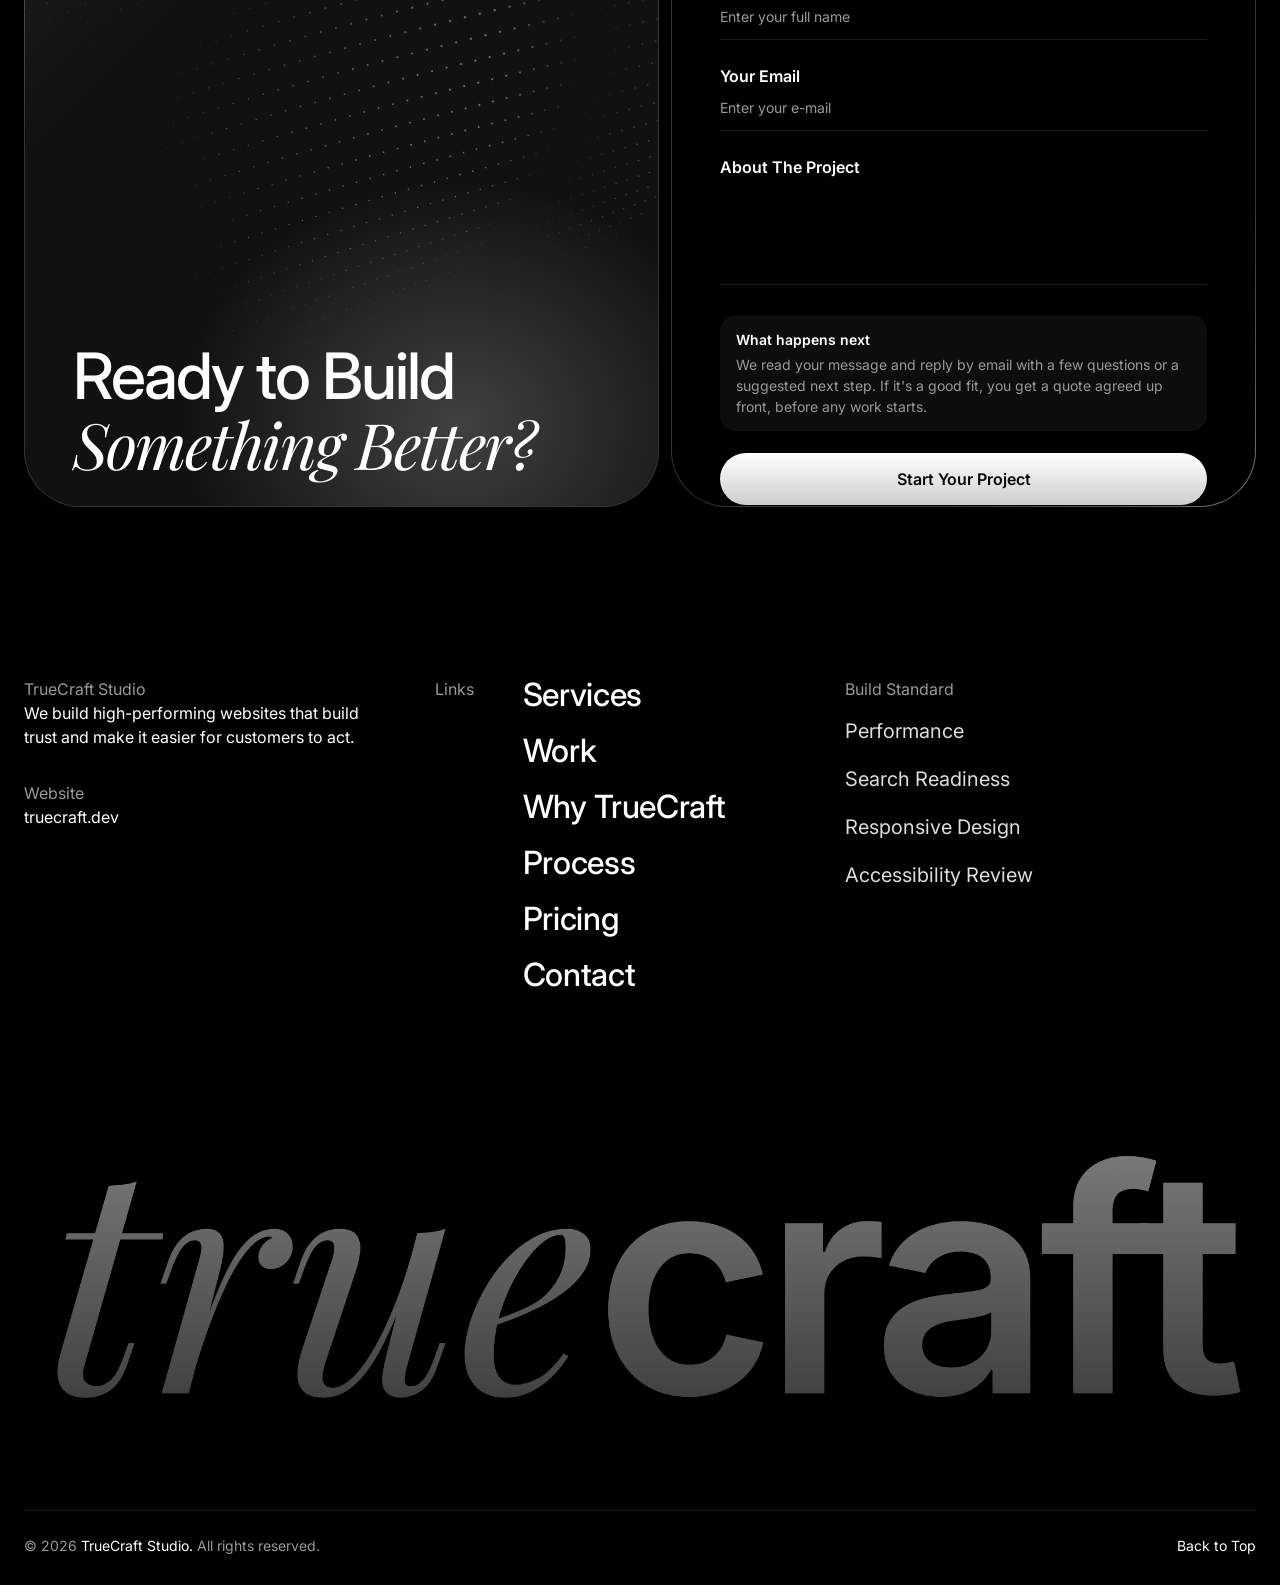
<file: project-sena-academy.html>
<!DOCTYPE html>
<html lang="en">
<head>
<meta charset="UTF-8">
<meta name="viewport" content="width=device-width, initial-scale=1">
<title>Sena Academy – TrueCraft</title>
<meta name="description" content="A platform for selling and delivering a course on creating websites with AI design tools, currently in development.">
<meta name="theme-color" content="#000000">
<meta property="og:title" content="Sena Academy – AI Design Course Platform">
<meta property="og:description" content="We design and build clear, credible, high-performing websites that turn visitors into enquiries.">
<meta property="og:type" content="website">
<link rel="icon" href="img/favicon.png">
<link rel="preconnect" href="https://fonts.googleapis.com">
<link rel="preconnect" href="https://fonts.gstatic.com" crossorigin>
<link href="https://fonts.googleapis.com/css2?family=Inter:wght@300;400;500;600&family=Playfair+Display:ital,wght@1,400;1,500&display=swap" rel="stylesheet">
<script>document.documentElement.classList.add("js")</script>
<link rel="stylesheet" href="styles.css">
</head>
<body>
<header class="nav">
  <a href="./" class="nav__logo"><img src="img/logo.png" alt="TrueCraft"></a>
  <nav class="nav__pill">
    <a href="./#services"><span>Services</span><i></i></a><a href="./#projects"><span>Work</span><i></i></a><a href="./#why"><span>Why TrueCraft</span><i></i></a><a href="./#process"><span>Process</span><i></i></a><a href="./#pricing"><span>Pricing</span><i></i></a>
  </nav>
  <a href="./#contact" class="btn btn--light nav__cta"><span>Start Your Project</span><svg width="24" height="24" viewBox="0 0 24 24" fill="none" stroke="currentColor" stroke-width="1.6"><path d="M5 12h14M13 6l6 6-6 6"/></svg></a>
  <button class="nav__burger" aria-label="Menu"><span></span><span></span></button>
</header>
<main class="pp" id="top">
  <a class="pp__back" href="./#projects"><svg width="18" height="18" viewBox="0 0 24 24" fill="none" stroke="currentColor" stroke-width="1.6"><path d="M19 12H5M11 6l-6 6 6 6"/></svg>All projects</a>
  <header class="pp__head in-load">
    <span class="chip">In Development</span>
    <h1 class="h2">Sena Academy <span class="grad">— AI Design Course Platform</span></h1>
    <p>A platform for selling and delivering a course on creating websites with AI design tools, currently in development.</p>
    <div class="pp__actions"><a class="btn btn--light" href="https://sena-academy-lms-ten.vercel.app/" target="_blank" rel="noopener"><span>Visit the live site</span><svg width="18" height="18" viewBox="0 0 24 24" fill="none" stroke="currentColor" stroke-width="1.6"><path d="M7 17L17 7M8 7h9v9"/></svg></a><a class="btn btn--dark" href="./#contact"><span>Start your project</span><svg width="20" height="20" viewBox="0 0 24 24" fill="none" stroke="currentColor" stroke-width="1.6"><path d="M5 12h14M13 6l6 6-6 6"/></svg></a></div>
  </header>
  <img class="pp__shot" src="img/work-sena.jpg" alt="Sena Academy website">
  <div class="pp__facts" data-reveal><div><small>Industry</small><b>Online education</b></div><div><small>Project type</small><b>Course and learning platform</b></div><div><small>Status</small><b>In development</b></div></div>
  <section class="pp__sec" data-reveal><h2>Brief</h2><div><p>Sena Academy teaches people to design websites using AI tools, aimed at founders, designers and marketers.</p><p>The site needs to explain what the course covers, show the templates that come with it, and let people choose a plan.</p></div></section>
  <section class="pp__sec" data-reveal><h2>Scope of Work</h2><div><ul class="pp__list"><li>Course platform website</li><li>Curriculum and templates presentation</li><li>Pricing plans</li><li>FAQ and calls to action</li></ul></div></section>
  <section class="pp__sec" data-reveal><h2>Execution</h2><div><h3>Selling the skill</h3><p>The page leads with a clear promise: learn to build AI-designed websites in a few days, with no coding required.</p><h3>Showing what is inside</h3><p>A curriculum lists the lessons from first AI website to full projects, alongside page blueprints, launch checklists and a set of ready-made templates.</p><h3>Choosing a plan</h3><p>Two plans are shown side by side, one for the course and one that adds unlimited templates and motion videos.</p></div></section>
  <section class="pp__sec" data-reveal><h2>Outcomes</h2><div><h3>What visitors will be able to do</h3><ul class="pp__list"><li>See what the course covers</li><li>Browse the included templates</li><li>Choose a plan and get started</li></ul></div></section>
  <section class="pp__sec" data-reveal><h2>What This Project Shows</h2><div><p>Presenting an education product so that visitors can see what they would learn and what they would get.</p></div></section>
  <nav class="pp__nav" aria-label="More projects">
    <a href="project-solara-residence.html"><small>Previous</small><b>Solara Residence</b></a>
    <a href="project-estateguard.html"><small>Next</small><b>EstateGuard</b></a>
  </nav>
</main>
<section class="contact" id="contact">
  <div class="contact__card contact__card--l" data-reveal data-x="-50" data-y="0">
    <img class="contact__dots" src="img/dots.png" alt="">
    <div class="contact__glow"></div>
    <h2 class="h2"><span>Ready to Build</span><em>Something Better?</em></h2>
  </div>
  <form class="contact__card contact__card--r" id="form" data-reveal data-x="-50" data-y="0" style="--d:.1s">
    <h3 class="muted">Tell Us About Your Project</h3>
    <label>Your Name<input type="text" name="name" placeholder="Enter your full name" required></label>
    <label>Your Email<input type="email" name="email" placeholder="Enter your e-mail" required></label>
    <label>About The Project<textarea name="message" rows="3"></textarea></label>
    <p class="contact__next"><b>What happens next</b>We read your message and reply by email with a few questions or a suggested next step. If it's a good fit, you get a quote agreed up front, before any work starts.</p>
    <button class="btn btn--light" type="submit"><span>Start Your Project</span></button>
  </form>
</section>
<footer class="footer">
  <div class="wrap footer__cols">
    <div class="footer__info" data-reveal data-y="50">
      <small>TrueCraft Studio</small><p>We build high-performing websites that build trust and make it easier for customers to act.</p>
      <small>Website</small><p>truecraft.dev</p>
    </div>
    <div class="footer__links" data-reveal data-y="50"><small>Links</small><ul><li><a href="./#services">Services</a></li><li><a href="./#projects">Work</a></li><li><a href="./#why">Why TrueCraft</a></li><li><a href="./#process">Process</a></li><li><a href="./#pricing">Pricing</a></li><li><a href="./#contact">Contact</a></li></ul></div>
    <div class="footer__links footer__std" data-reveal data-y="50"><small>Build Standard</small><ul><li>Performance</li><li>Search Readiness</li><li>Responsive Design</li><li>Accessibility Review</li></ul></div>
  </div>
  <div class="wrap footer__bottom" data-reveal data-y="50">
    <img class="footer__big" src="img/logo-big.png" alt="truecraft">
    <div class="footer__bar"><span>© 2026 <b>TrueCraft Studio.</b> All rights reserved.</span><a href="#top">Back to Top</a></div>
  </div>
</footer>
<script src="script.js"></script>
</body>
</html>
</file>
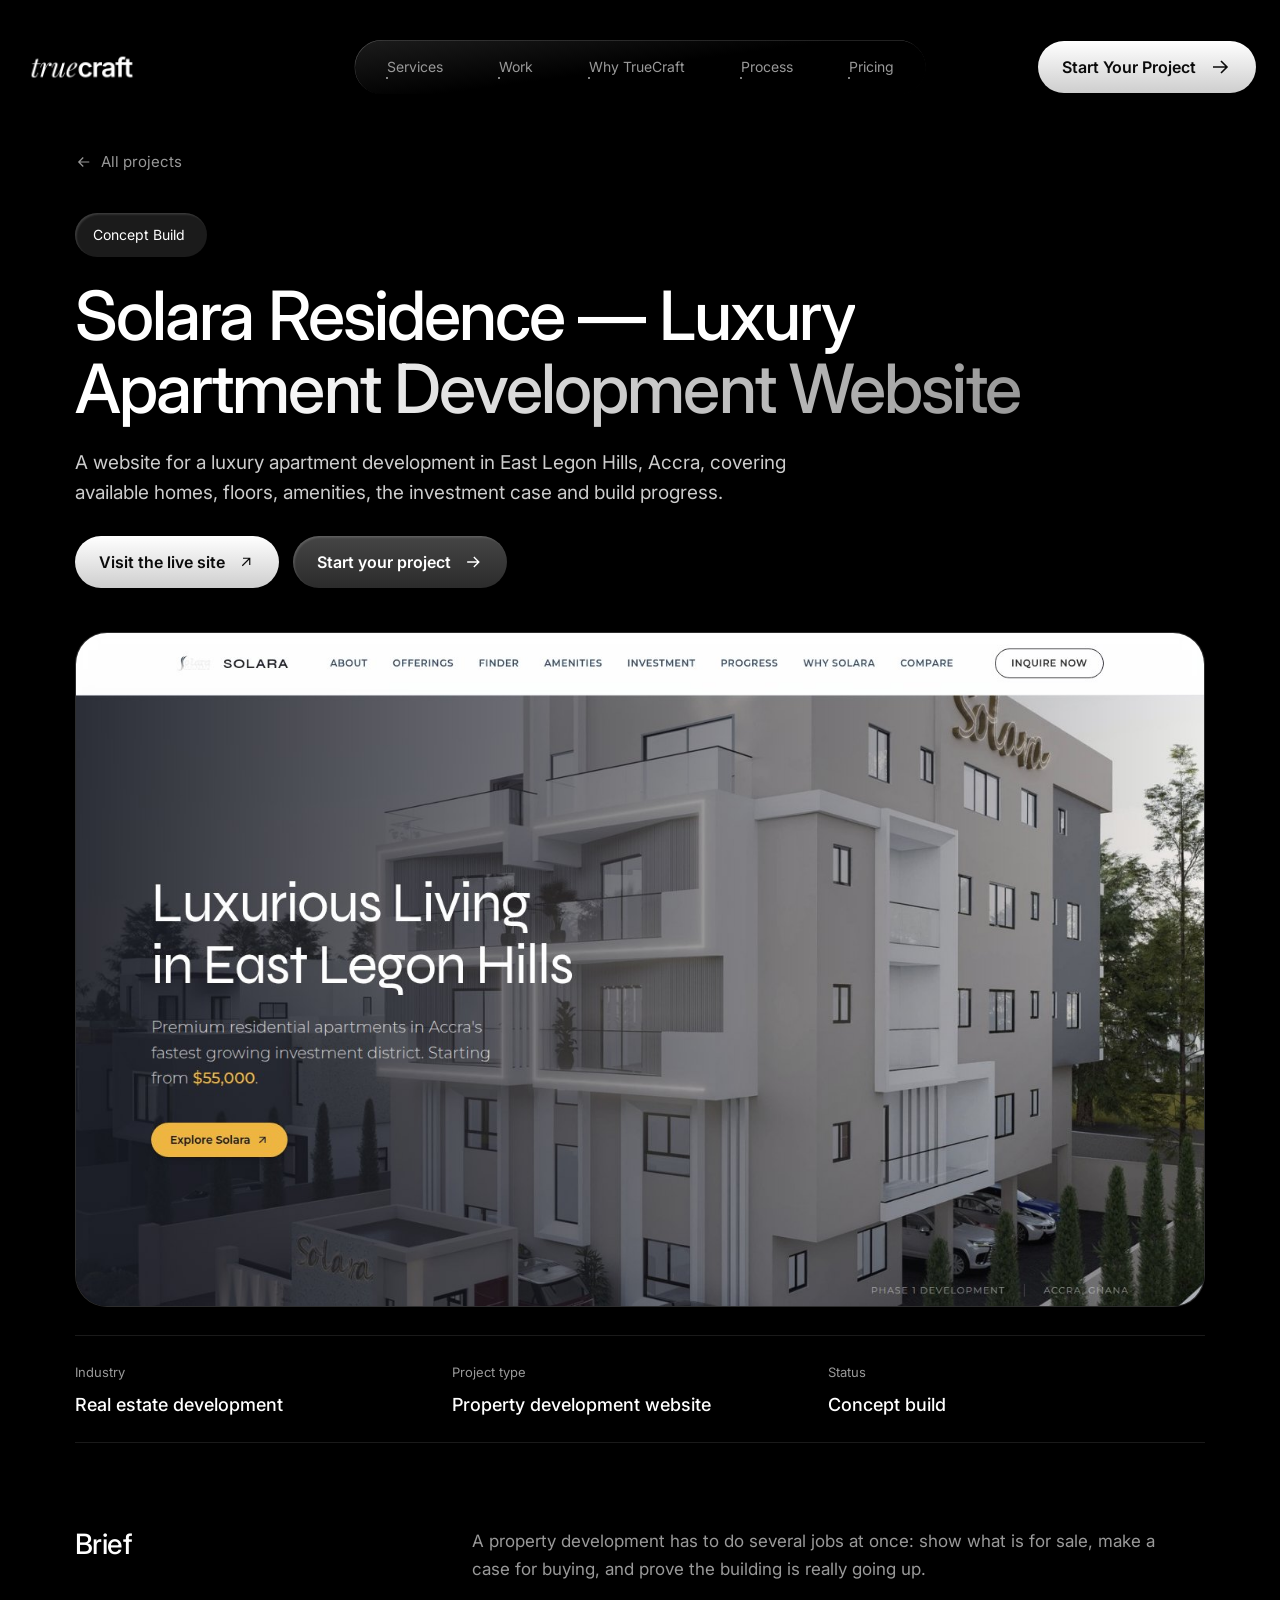
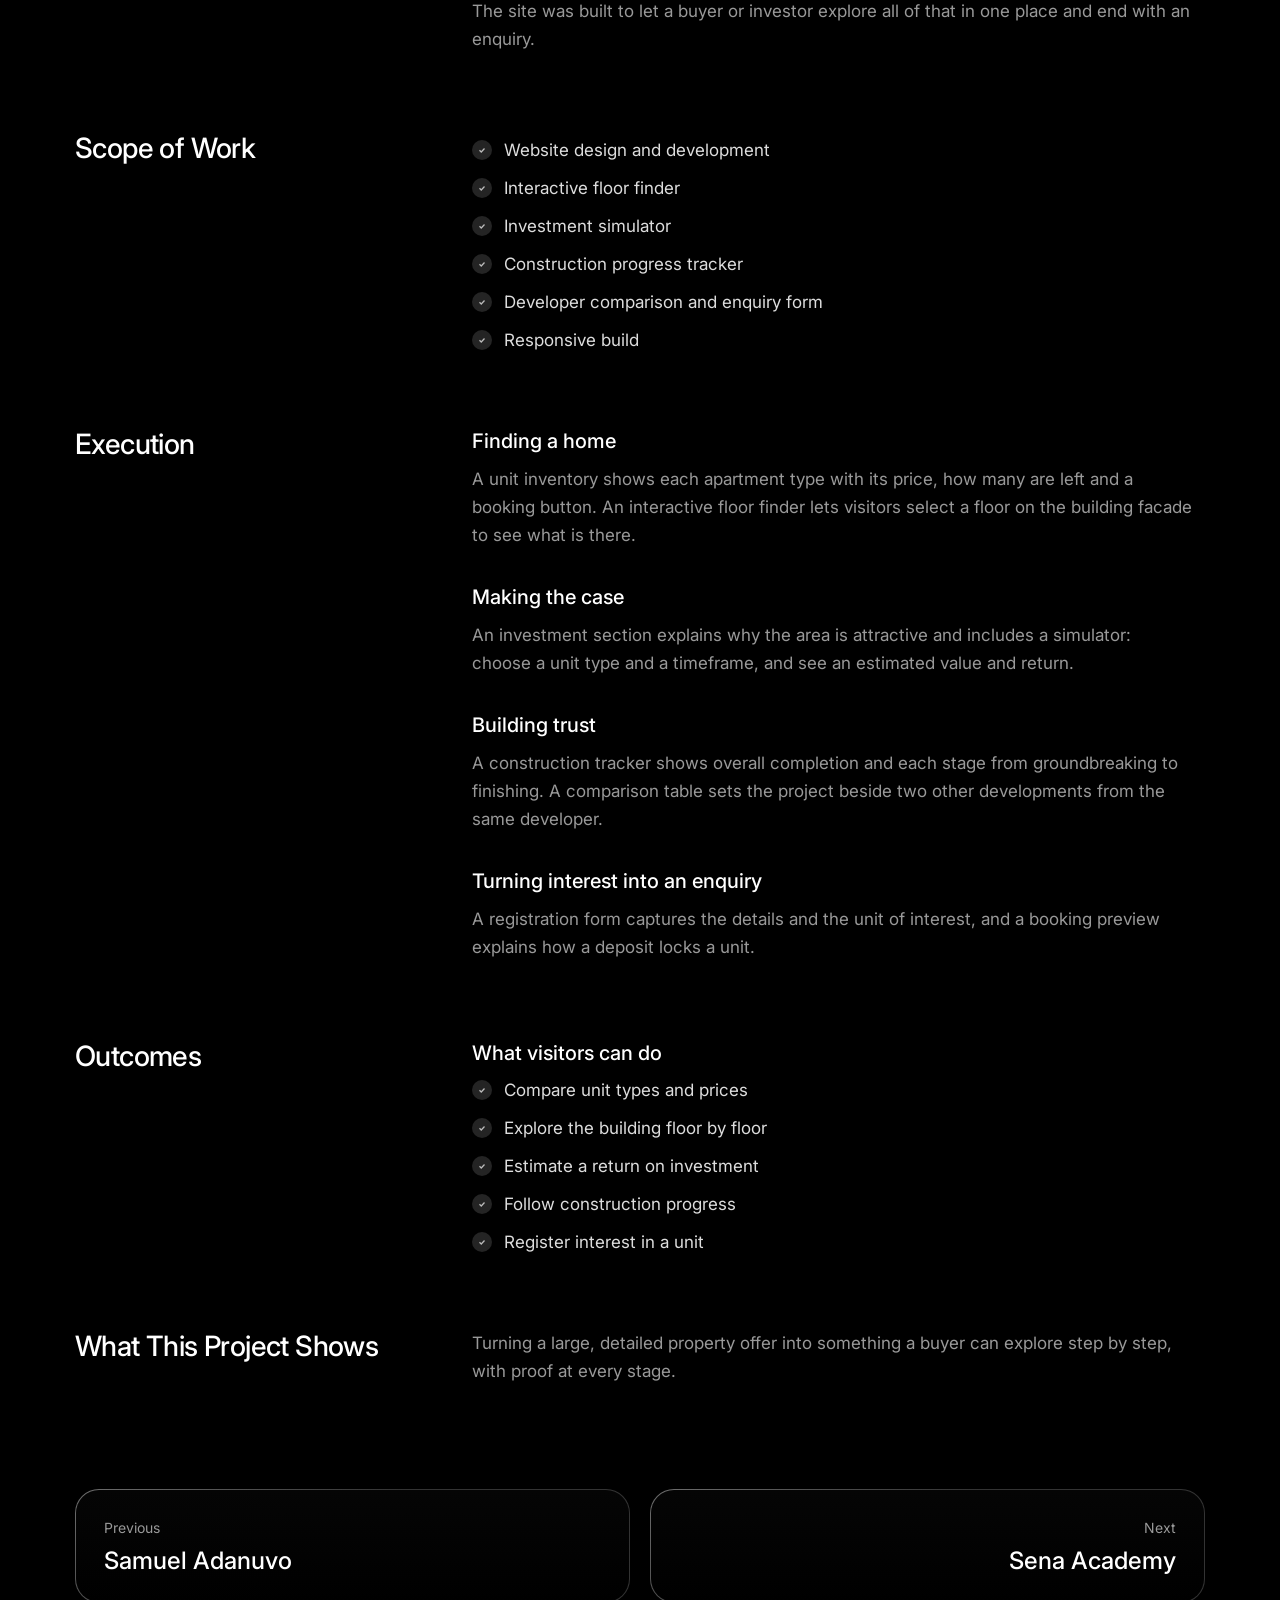
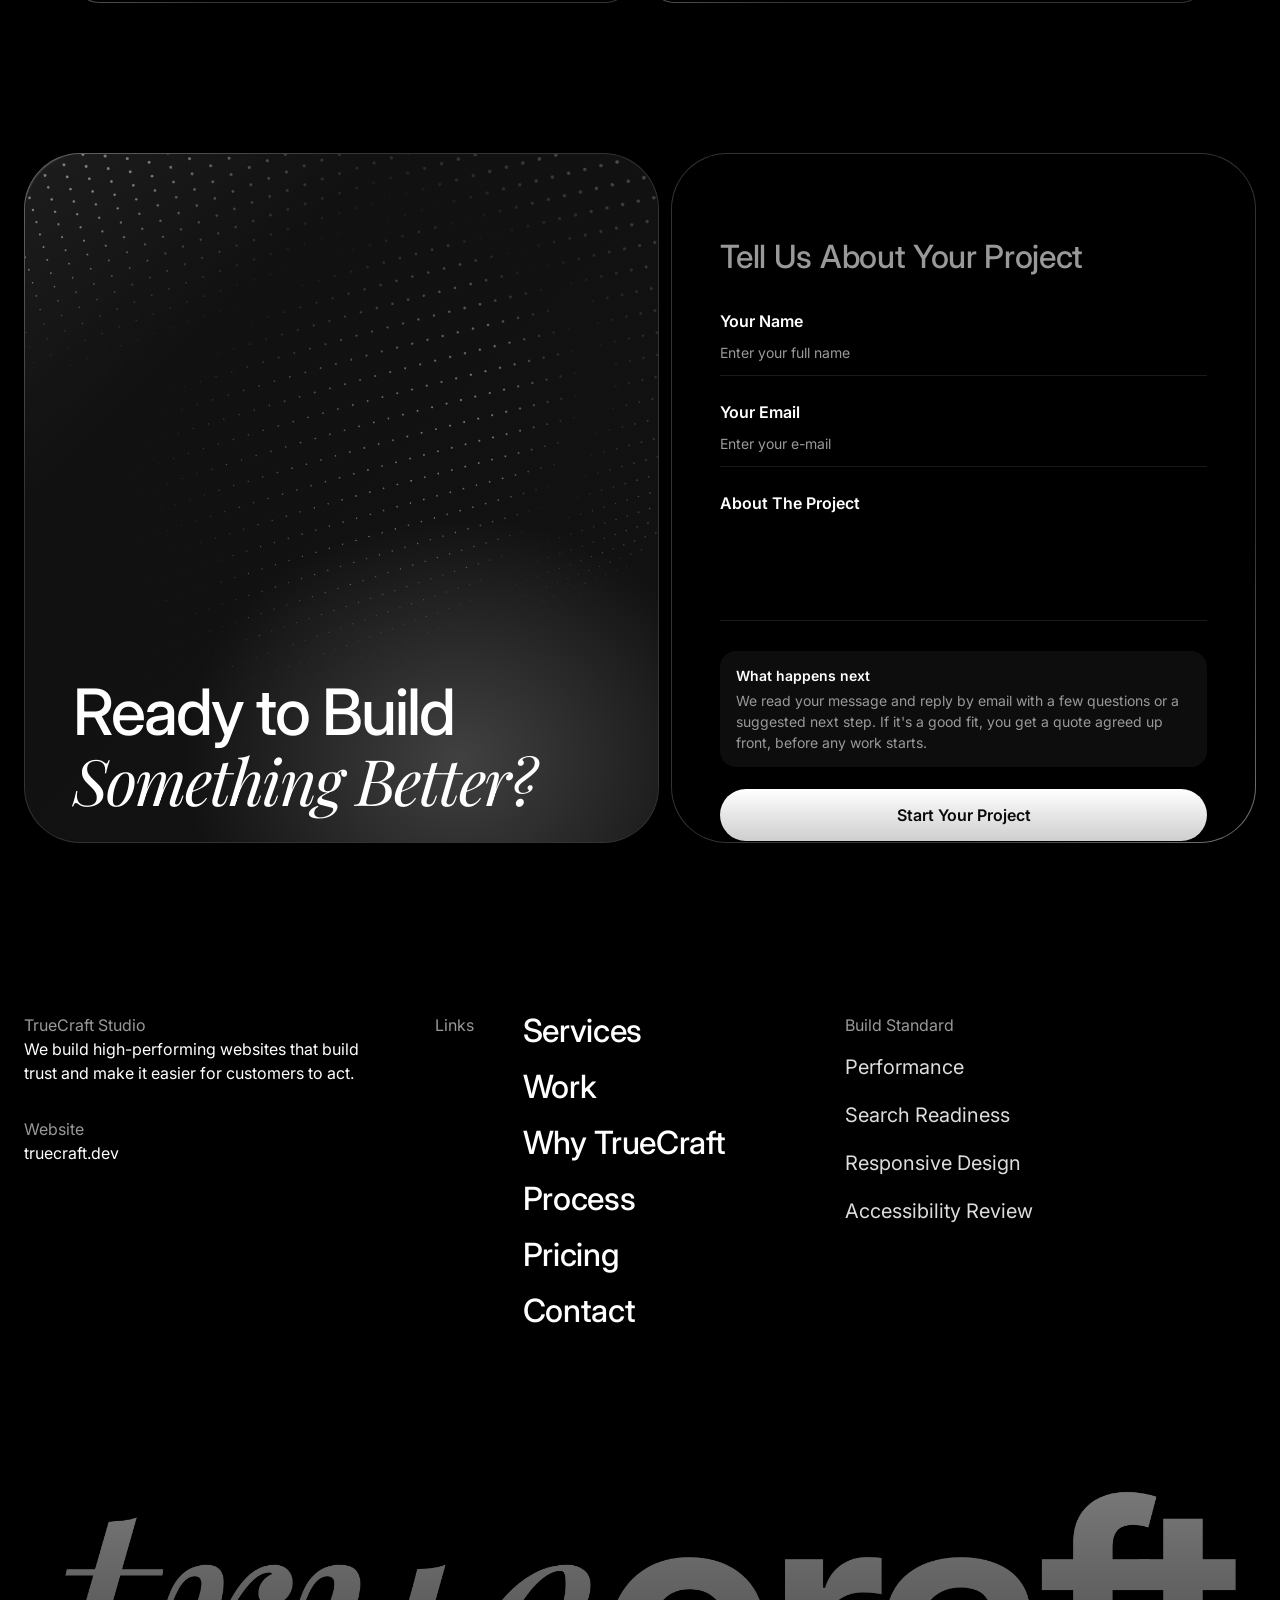
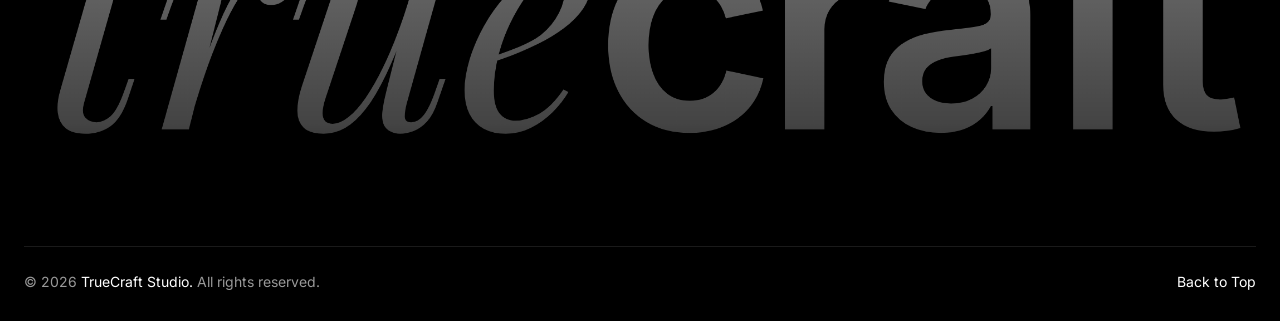
<file: project-solara-residence.html>
<!DOCTYPE html>
<html lang="en">
<head>
<meta charset="UTF-8">
<meta name="viewport" content="width=device-width, initial-scale=1">
<title>Solara Residence – TrueCraft</title>
<meta name="description" content="A website for a luxury apartment development in East Legon Hills, Accra, covering available homes, floors, amenities, the investment case and build progress.">
<meta name="theme-color" content="#000000">
<meta property="og:title" content="Solara Residence – Luxury Apartment Development Website">
<meta property="og:description" content="We design and build clear, credible, high-performing websites that turn visitors into enquiries.">
<meta property="og:type" content="website">
<link rel="icon" href="img/favicon.png">
<link rel="preconnect" href="https://fonts.googleapis.com">
<link rel="preconnect" href="https://fonts.gstatic.com" crossorigin>
<link href="https://fonts.googleapis.com/css2?family=Inter:wght@300;400;500;600&family=Playfair+Display:ital,wght@1,400;1,500&display=swap" rel="stylesheet">
<script>document.documentElement.classList.add("js")</script>
<link rel="stylesheet" href="styles.css">
</head>
<body>
<header class="nav">
  <a href="./" class="nav__logo"><img src="img/logo.png" alt="TrueCraft"></a>
  <nav class="nav__pill">
    <a href="./#services"><span>Services</span><i></i></a><a href="./#projects"><span>Work</span><i></i></a><a href="./#why"><span>Why TrueCraft</span><i></i></a><a href="./#process"><span>Process</span><i></i></a><a href="./#pricing"><span>Pricing</span><i></i></a>
  </nav>
  <a href="./#contact" class="btn btn--light nav__cta"><span>Start Your Project</span><svg width="24" height="24" viewBox="0 0 24 24" fill="none" stroke="currentColor" stroke-width="1.6"><path d="M5 12h14M13 6l6 6-6 6"/></svg></a>
  <button class="nav__burger" aria-label="Menu"><span></span><span></span></button>
</header>
<main class="pp" id="top">
  <a class="pp__back" href="./#projects"><svg width="18" height="18" viewBox="0 0 24 24" fill="none" stroke="currentColor" stroke-width="1.6"><path d="M19 12H5M11 6l-6 6 6 6"/></svg>All projects</a>
  <header class="pp__head in-load">
    <span class="chip">Concept Build</span>
    <h1 class="h2">Solara Residence <span class="grad">— Luxury Apartment Development Website</span></h1>
    <p>A website for a luxury apartment development in East Legon Hills, Accra, covering available homes, floors, amenities, the investment case and build progress.</p>
    <div class="pp__actions"><a class="btn btn--light" href="https://solara-three-gamma.vercel.app/" target="_blank" rel="noopener"><span>Visit the live site</span><svg width="18" height="18" viewBox="0 0 24 24" fill="none" stroke="currentColor" stroke-width="1.6"><path d="M7 17L17 7M8 7h9v9"/></svg></a><a class="btn btn--dark" href="./#contact"><span>Start your project</span><svg width="20" height="20" viewBox="0 0 24 24" fill="none" stroke="currentColor" stroke-width="1.6"><path d="M5 12h14M13 6l6 6-6 6"/></svg></a></div>
  </header>
  <img class="pp__shot" src="img/work-solara.jpg" alt="Solara Residence website">
  <div class="pp__facts" data-reveal><div><small>Industry</small><b>Real estate development</b></div><div><small>Project type</small><b>Property development website</b></div><div><small>Status</small><b>Concept build</b></div></div>
  <section class="pp__sec" data-reveal><h2>Brief</h2><div><p>A property development has to do several jobs at once: show what is for sale, make a case for buying, and prove the building is really going up.</p><p>The site was built to let a buyer or investor explore all of that in one place and end with an enquiry.</p></div></section>
  <section class="pp__sec" data-reveal><h2>Scope of Work</h2><div><ul class="pp__list"><li>Website design and development</li><li>Interactive floor finder</li><li>Investment simulator</li><li>Construction progress tracker</li><li>Developer comparison and enquiry form</li><li>Responsive build</li></ul></div></section>
  <section class="pp__sec" data-reveal><h2>Execution</h2><div><h3>Finding a home</h3><p>A unit inventory shows each apartment type with its price, how many are left and a booking button. An interactive floor finder lets visitors select a floor on the building facade to see what is there.</p><h3>Making the case</h3><p>An investment section explains why the area is attractive and includes a simulator: choose a unit type and a timeframe, and see an estimated value and return.</p><h3>Building trust</h3><p>A construction tracker shows overall completion and each stage from groundbreaking to finishing. A comparison table sets the project beside two other developments from the same developer.</p><h3>Turning interest into an enquiry</h3><p>A registration form captures the details and the unit of interest, and a booking preview explains how a deposit locks a unit.</p></div></section>
  <section class="pp__sec" data-reveal><h2>Outcomes</h2><div><h3>What visitors can do</h3><ul class="pp__list"><li>Compare unit types and prices</li><li>Explore the building floor by floor</li><li>Estimate a return on investment</li><li>Follow construction progress</li><li>Register interest in a unit</li></ul></div></section>
  <section class="pp__sec" data-reveal><h2>What This Project Shows</h2><div><p>Turning a large, detailed property offer into something a buyer can explore step by step, with proof at every stage.</p></div></section>
  <nav class="pp__nav" aria-label="More projects">
    <a href="project-samuel-adanuvo.html"><small>Previous</small><b>Samuel Adanuvo</b></a>
    <a href="project-sena-academy.html"><small>Next</small><b>Sena Academy</b></a>
  </nav>
</main>
<section class="contact" id="contact">
  <div class="contact__card contact__card--l" data-reveal data-x="-50" data-y="0">
    <img class="contact__dots" src="img/dots.png" alt="">
    <div class="contact__glow"></div>
    <h2 class="h2"><span>Ready to Build</span><em>Something Better?</em></h2>
  </div>
  <form class="contact__card contact__card--r" id="form" data-reveal data-x="-50" data-y="0" style="--d:.1s">
    <h3 class="muted">Tell Us About Your Project</h3>
    <label>Your Name<input type="text" name="name" placeholder="Enter your full name" required></label>
    <label>Your Email<input type="email" name="email" placeholder="Enter your e-mail" required></label>
    <label>About The Project<textarea name="message" rows="3"></textarea></label>
    <p class="contact__next"><b>What happens next</b>We read your message and reply by email with a few questions or a suggested next step. If it's a good fit, you get a quote agreed up front, before any work starts.</p>
    <button class="btn btn--light" type="submit"><span>Start Your Project</span></button>
  </form>
</section>
<footer class="footer">
  <div class="wrap footer__cols">
    <div class="footer__info" data-reveal data-y="50">
      <small>TrueCraft Studio</small><p>We build high-performing websites that build trust and make it easier for customers to act.</p>
      <small>Website</small><p>truecraft.dev</p>
    </div>
    <div class="footer__links" data-reveal data-y="50"><small>Links</small><ul><li><a href="./#services">Services</a></li><li><a href="./#projects">Work</a></li><li><a href="./#why">Why TrueCraft</a></li><li><a href="./#process">Process</a></li><li><a href="./#pricing">Pricing</a></li><li><a href="./#contact">Contact</a></li></ul></div>
    <div class="footer__links footer__std" data-reveal data-y="50"><small>Build Standard</small><ul><li>Performance</li><li>Search Readiness</li><li>Responsive Design</li><li>Accessibility Review</li></ul></div>
  </div>
  <div class="wrap footer__bottom" data-reveal data-y="50">
    <img class="footer__big" src="img/logo-big.png" alt="truecraft">
    <div class="footer__bar"><span>© 2026 <b>TrueCraft Studio.</b> All rights reserved.</span><a href="#top">Back to Top</a></div>
  </div>
</footer>
<script src="script.js"></script>
</body>
</html>
</file>
<file: styles.css>
/* Agenciy – values measured from the original at 1512px wide */
:root{
  --bg:#000;--tx:#eee;--mu:#999;--line:rgba(255,255,255,.1);
  --sans:'Inter',system-ui,sans-serif;--serif:'Playfair Display',serif;
  --ease:cubic-bezier(.22,.8,.3,1);
  color-scheme:dark;
}
*{box-sizing:border-box;margin:0;padding:0}
html{overflow-x:hidden;overflow-x:clip}
body{background:var(--bg);color:#fff;font:400 16px/24px var(--sans);overflow-x:hidden;overflow-x:clip;-webkit-font-smoothing:antialiased}
img{display:block;max-width:100%}
a{color:inherit;text-decoration:none}
ul{list-style:none}
button{font:inherit;color:inherit;background:none;border:0;cursor:pointer}
em{font-family:var(--serif);font-style:italic;font-weight:400}
.muted{color:var(--mu)}
.wrap{width:min(1368px,100% - 48px);margin-inline:auto}
.grad{background:linear-gradient(90deg,#fff 35%,#999);-webkit-background-clip:text;background-clip:text;color:transparent}
.h2{font-size:64px;line-height:72px;font-weight:500;letter-spacing:-1.92px}
.h2 em{font-weight:400;line-height:1}
.team .head--center .h2{margin-top:-16px}
.h2 em.soft{opacity:.6}

/* buttons: light <-> dark swap on hover */
.btn{position:relative;isolation:isolate;overflow:hidden;display:inline-flex;align-items:center;justify-content:center;gap:12px;height:52px;padding:0 24px;border-radius:100px;font-size:16px;line-height:24px;font-weight:600;transition:color .35s,box-shadow .35s;cursor:pointer;border:0}
.btn::before{content:"";position:absolute;inset:0;z-index:-1;opacity:0;transition:opacity .35s}
.btn--light{background:linear-gradient(#fff,#cecece);color:#0a0a0a}
.btn--light::before{background:linear-gradient(#262626,#0a0a0a);box-shadow:inset 1.5px 1.5px 2px rgba(255,255,255,.18)}
.btn--light:hover{color:#fff;box-shadow:0 0 0 1px rgba(255,255,255,.14)}
.btn--dark{background:linear-gradient(#454545,#2b2b2b);box-shadow:inset 1.5px 1.5px 2px rgba(255,255,255,.15);color:#fff;width:100%}
.btn--dark::before{background:linear-gradient(#fff,#cecece)}
.btn--dark:hover{color:#0a0a0a}
.btn:hover::before{opacity:1}
.chip{display:inline-flex;align-items:center;gap:10px;height:44px;padding:0 22px 0 18px;border-radius:100px;background:#1b1b1b;box-shadow:inset 1.5px 1.5px 2px rgba(255,255,255,.15);font-size:14px;line-height:20px}

/* ---------- nav (absolute, scrolls with page) ---------- */
.nav{position:absolute;top:40px;left:0;right:0;z-index:30;width:min(1368px,100% - 48px);margin-inline:auto;height:54px;display:flex;align-items:center;justify-content:space-between}
.nav__logo img{height:36px;width:auto}
.nav__pill{position:absolute;left:50%;transform:translateX(-50%);height:54px;padding:0 32px;display:flex;align-items:center;gap:56px;border-radius:100px;background:linear-gradient(-7.7deg,#000 50%,#292929 124%);box-shadow:inset .5px .5px 0 rgba(134,134,134,.5)}
.nav__pill a{position:relative;font-size:14px;line-height:20px;color:var(--mu);transition:color .3s}
.nav__pill a i{position:absolute;left:0;bottom:-2px;height:2px;width:1px;background:#fff;transition:width .35s var(--ease)}
.nav__pill a:hover,.nav__pill a.on{color:var(--tx)}
.nav__pill a:hover i,.nav__pill a.on i{width:100%}
.nav__cta{width:186px}
.nav__burger{display:none;width:46px;height:46px;border-radius:50%;background:#1b1b1b;flex-direction:column;gap:6px;align-items:center;justify-content:center}
.nav__burger span{width:18px;height:1.5px;background:#fff}

/* ---------- hero ---------- */
.hero{position:relative;height:860px;overflow:hidden;background:#000}
.hero__video{position:absolute;inset:0;width:100%;height:100%;object-fit:cover}
.hero__shade{position:absolute;inset:0;background:linear-gradient(rgba(0,0,0,.5),#000)}
.hero__ball{position:absolute;left:calc(50% - 516px);top:194px;width:948px;height:667px;object-fit:cover;max-width:none;animation:float 1.015s ease-in-out infinite alternate;pointer-events:none}
@keyframes float{from{transform:translate(0,0)}to{transform:translate(1px,-10px)}}
.hero__glow{position:absolute;left:50%;bottom:0;width:360px;height:90px;transform:translateX(-50%);background:radial-gradient(50% 50% at 50% 100%,rgba(255,255,255,.28),transparent);pointer-events:none}
.hero::after{content:"";position:absolute;left:24px;right:24px;bottom:0;height:1px;background:linear-gradient(90deg,transparent,rgba(255,255,255,.28) 50%,transparent)}
.hero__wrap{position:absolute;left:50%;transform:translateX(-50%);width:min(1368px,100% - 48px);height:100%}
.hero__title{position:absolute;left:0;top:224px;font-weight:400}
.hero__title span{display:block;font-size:140px;line-height:128px;letter-spacing:-8.4px;color:#fff}
.hero__title em{display:block;font-size:140px;line-height:96px;letter-spacing:-5.6px;background:linear-gradient(178deg,#999 19%,#fff 76%);-webkit-background-clip:text;background-clip:text;color:transparent;padding:0 12px 30px 0;margin-bottom:-30px}
.hero__r{position:absolute;right:0;top:224px;width:449px}
.hero__p{margin-top:36px;font-size:24px;line-height:24px;text-indent:100px;color:#eee}
.c{color:#808080;transition:color .25s}
.c.on{color:#eee}
.hero__contact{display:flex;justify-content:space-between;align-items:center;margin-top:28px;padding-top:26px;border-top:1px solid var(--line);height:59px}
.hero__contact>a{font-size:18px;line-height:28px;font-weight:600}
.socials{display:flex;gap:7px}
.socials a{position:relative;overflow:hidden;width:32px;height:32px;border-radius:60px;background:linear-gradient(#292929,#000);box-shadow:inset .3px .3px 0 #9c9c9c;display:grid;place-items:center;color:#ddd;transition:color .3s}
.socials a i{position:absolute;inset:0;background:linear-gradient(#fff,#cecece);transform:translateY(100%);transition:transform .35s var(--ease)}
.socials a svg{position:relative;width:18px;height:18px}
.socials a:hover{color:#111}.socials a:hover i{transform:none}
.hero__we{position:absolute;left:0;top:604px;width:306px;color:var(--mu)}
.hero__we b{display:block;font-weight:400;font-size:16px;line-height:24px;color:#eee;padding-bottom:12px;margin-bottom:22px;border-bottom:1px solid var(--line);width:220px}
.hero__we p{display:flex;align-items:center;gap:0;font-size:16px;letter-spacing:-.48px;height:35px;color:#bbb}
.hero__we u{display:inline-block;width:14px;height:25px;margin:0 13px;position:relative}
.hero__we u::before{content:"";position:absolute;left:6px;top:0;width:1px;height:25px;background:#999;transform:rotate(25deg)}
.marquee{position:absolute;left:0;top:208px;width:306px;height:24px;overflow:hidden;-webkit-mask:linear-gradient(90deg,transparent,#000 22%,#000 78%,transparent);mask:linear-gradient(90deg,transparent,#000 22%,#000 78%,transparent)}
.marquee__track{display:flex;gap:32px;width:max-content;animation:marq 10.8s linear infinite;align-items:center;height:24px;padding-left:0}
.marquee__track img{height:20px;width:auto;flex:none}
@keyframes marq{to{transform:translateX(calc(-50% - 16px))}}
.hero__feat{position:absolute;right:0;top:604px;width:271px;color:var(--mu)}
.hero__feat div{display:flex;justify-content:space-between;margin-bottom:28px}
.hero__feat span:first-child{color:#eee}
.hero__feat img{width:271px;height:174px;object-fit:cover;border-radius:16px}
.hero__down{position:absolute;left:50%;top:786px;margin-left:-24px;width:48px;height:48px;border-radius:50%;display:grid;place-items:center;border:1px solid var(--line);background:rgba(0,0,0,.35);-webkit-backdrop-filter:blur(8px);backdrop-filter:blur(8px)}
.hero__down svg{animation:bob 2.2s linear infinite alternate}
@keyframes bob{from{transform:translateY(-3px)}to{transform:translateY(5px)}}

/* on-load (hero) */
.in-load{animation:inUp 1s var(--ease) var(--d,0s) both}
.hero__title.in-load{animation-name:inScale}
@keyframes inUp{from{opacity:0;transform:translateY(30px)}}
@keyframes inScale{from{opacity:0;transform:scale(.9)}}

/* scroll reveals: play once when an element reaches ~76% of the viewport */
html.js [data-reveal]{opacity:0;transform:translate(var(--rx,0),var(--ry,60px)) scale(var(--rs,1));transition:opacity 1s var(--ease) var(--d,0s),transform 1s var(--ease) var(--d,0s)}
html.js [data-reveal].in{opacity:1;transform:none}

/* ---------- headings ---------- */
.head{margin-bottom:69px}
.head--split{display:flex;justify-content:space-between;align-items:flex-start;gap:40px}
.head--split>div>.chip{margin-bottom:-9px;display:flex;width:max-content}
.head__p{width:526px;max-width:100%;font-size:16px;line-height:24px;margin-top:52px}
.head--center{display:flex;flex-direction:column;align-items:center;text-align:center;gap:0}
.head--center .h2{margin-top:-10px}
.head--center>p{margin-top:14px}
.head--center>p{max-width:564px}

/* ---------- services ---------- */
.services-sec{padding-top:244px}
.services{display:grid;grid-template-columns:repeat(4,1fr);height:480px}
.services article{position:relative;overflow:hidden;border:1px solid transparent;margin-left:-1px;background:linear-gradient(#000,#000) padding-box,linear-gradient(147deg,#6e6e6e 0%,#333 41%,#333 100%) border-box;padding:0 32px}
.services article:first-child{margin-left:0;border-radius:24px 0 0 24px}
.services article:last-child{border-radius:0 24px 24px 0;background:linear-gradient(#000,#000) padding-box,linear-gradient(326deg,#6e6e6e 0%,#333 26%,#333 100%) border-box}
.services .ico{position:relative;width:152px;height:152px;margin:64px auto 40px;object-fit:contain;transition:transform .6s var(--ease)}
.services article:hover .ico{transform:translateY(-6px)}
.services .hv,.services .hv-img{position:absolute;left:0;top:0;width:100%;opacity:0;transition:opacity .5s;pointer-events:none}
.services .hv{height:215px;background:linear-gradient(rgba(255,255,255,.1),rgba(255,255,255,0) 46%)}
.services .hv-img{height:152px;top:40px;object-fit:cover}
.services article:hover .hv,.services article:hover .hv-img{opacity:1}
.services span{position:relative;display:block;font-size:14px;line-height:20px;font-weight:500}
.services h3{position:relative;font-size:24px;line-height:30px;font-weight:500;margin:14px 0 24px}
.services p{position:relative;color:var(--mu);max-width:278px}

/* ---------- about ---------- */
.about{position:relative;overflow:hidden;width:min(1464px,100% - 48px);height:744px;margin:60px auto 0;border-radius:0 0 56px 56px;background:linear-gradient(rgba(255,255,255,0),rgba(255,255,255,.07));text-align:center;padding-top:108px}
.about__wave{position:absolute;left:50%;top:227px;width:1666px;max-width:none;transform:translateX(-50%);opacity:.55;pointer-events:none}
.about__ghost{position:absolute;left:50%;top:60px;width:420px;transform:translateX(-50%);opacity:.4;filter:blur(1px);pointer-events:none}
.about .chip{position:relative}
.about__text{position:relative;width:420px;max-width:calc(100% - 40px);margin:42px auto 0;font-size:24px;line-height:30px;font-weight:500;color:#eee}
.stats{position:relative;display:grid;grid-template-columns:469px 380px auto;padding-left:185px;margin-top:102px;text-align:left}
.stats small{display:block;color:var(--mu);font-size:16px;padding-bottom:16px;position:relative}
.stats small::after{content:"";position:absolute;left:0;bottom:0;height:1px;background:var(--line);width:var(--lw,249px)}
.stats>div:nth-child(1) small{--lw:333px}.stats>div:nth-child(2) small{--lw:245px}.stats>div:nth-child(3) small{--lw:245px}
.stats b{display:block;margin-top:44px;font-size:128px;line-height:128px;font-weight:500;letter-spacing:-5.12px;background:linear-gradient(#fff,#999);-webkit-background-clip:text;background-clip:text;color:transparent;font-variant-numeric:tabular-nums}

/* ---------- projects ---------- */
.projects{position:relative;display:flex;flex-direction:column;align-items:center;gap:102px;padding-top:55px}
.project{position:relative;width:min(1318px,100% - 48px);height:774px;border-radius:56px;overflow:hidden;background:#0a0a0a;cursor:none}
.project--tall{height:839px}
.project>img:first-of-type{position:absolute;left:0;top:0;width:100%;height:100%;object-fit:cover;transform:scale(1.15);transition:transform 1.8s cubic-bezier(.16,1,.3,1)}
html:not(.js) .project>img:first-of-type,.project.in>img:first-of-type{transform:none}
.project__link{position:absolute;inset:0;z-index:3;cursor:none}
.project__fade{position:absolute;inset:0;background:linear-gradient(rgba(0,0,0,.65),rgba(0,0,0,0) 28%,rgba(0,0,0,0) 45%,rgba(0,0,0,.88))}
.tags{position:absolute;left:51px;top:51px;display:flex;flex-direction:column;gap:12px;align-items:flex-start;z-index:2}
.tags span{padding:9px 16px;border-radius:100px;background:rgba(40,40,40,.85);font-size:14px;line-height:20px;box-shadow:inset 1.5px 1.5px 2px rgba(255,255,255,.1)}
.awards{position:absolute;right:54px;top:50px;display:flex;flex-direction:column;gap:44px;z-index:2}
.awards>div{display:flex;align-items:center;gap:12px}
.awards img{width:47px;height:47px;object-fit:contain}
.awards p{font-size:14px;line-height:20px;font-weight:500}
.awards small{display:block;color:var(--mu);font-weight:400;font-size:12px}
.project__title{position:absolute;left:51px;bottom:52px;z-index:2}
.project__title p{font-size:16px;line-height:22px;margin-bottom:12px}
.project__title h3{max-width:520px;font-size:64px;line-height:72px;font-weight:500;letter-spacing:-1.92px}
.projects__all{margin-top:-2px}
.cursor{position:fixed;left:0;top:0;z-index:90;width:50px;height:50px;margin:-25px 0 0 -25px;border-radius:50%;background:#fff;display:grid;place-items:center;pointer-events:none;opacity:0;scale:.4;transform:translate(-100px,-100px);transition:opacity .25s,scale .3s var(--ease)}
.cursor.on{opacity:1;scale:1}

/* ---------- process ---------- */
.process{position:relative;overflow:hidden;width:min(1464px,100% - 48px);height:900px;margin:58px auto 0;border-radius:56px;background:linear-gradient(0deg,rgba(255,255,255,0),rgba(255,255,255,.07));padding-top:216px}
.process__wave{position:absolute;left:50%;top:-140px;width:1666px;max-width:none;transform:translateX(-50%);opacity:.5;pointer-events:none}
.process .head{position:relative;width:min(1320px,100% - 48px);margin-bottom:0}
.process .h2 em{font-size:64px}
.steps{position:relative;display:grid;grid-template-columns:repeat(4,1fr);gap:24px;margin-top:69px;width:min(1320px,100% - 48px)}
.steps article{position:relative;overflow:hidden;height:360px;padding:34px 33px 0;border:1px solid transparent;border-radius:24px;background:linear-gradient(#000,#000) padding-box,linear-gradient(336deg,#333 -70%,#6e6e6e 104%) border-box}
.steps span{display:block;font-size:14px;font-weight:500;line-height:20px}
.steps h3{font-size:24px;line-height:30px;font-weight:500;margin:16px 0 16px}
.steps p{color:var(--mu);max-width:258px}
.dome{position:absolute;left:-1px;right:-1px;bottom:-210px;height:324px;border-radius:300px;background:linear-gradient(rgba(255,255,255,.1),rgba(255,255,255,0) 69%)}
.dome b{position:absolute;left:50%;top:-24px;transform:translateX(-50%);width:48px;height:48px;border-radius:100px;background:linear-gradient(#fff,#e7e7e7);box-shadow:inset 1.5px 1.5px 2px rgba(0,0,0,.3);display:grid;place-items:center}
.dome svg{width:20px;height:20px}

/* ---------- awards ---------- */
.awards-sec{padding-top:96px;text-align:center}
.award-list{margin-top:112px;text-align:left;border-top:1px solid var(--line)}
.award-list>div{display:grid;grid-template-columns:200px 1fr 200px;align-items:center;height:102px;padding:0 32px;border-bottom:1px solid var(--line)}
.award-list small{font-size:12px;line-height:16px;color:var(--mu)}
.award-list b{font-size:24px;line-height:30px;font-weight:500;text-align:center;color:#eee}
.award-list em{font-family:var(--sans);font-style:normal;font-size:12px;line-height:16px;color:var(--mu);text-align:right}

/* ---------- team ---------- */
.team{position:relative;overflow:hidden;margin-top:-9px;height:928px;border-radius:0 0 56px 56px;background:linear-gradient(rgba(255,255,255,0),rgba(255,255,255,.07));padding-top:96px}
.team__bg{position:absolute;inset:0;width:100%;height:100%;object-fit:cover;opacity:.7;pointer-events:none}
.team .head{position:relative;margin-bottom:56px}
.team .h2 em{opacity:.85}
.team__view{position:relative;overflow:hidden;cursor:grab;touch-action:pan-y;user-select:none}
.team__view.drag{cursor:grabbing}
.team__track{display:flex;gap:24px;width:max-content;will-change:transform;padding-block:0}
.team figure{position:relative;flex:none;width:472px;height:580px;border-radius:24px;background:linear-gradient(#262626,#0e0e0e);overflow:hidden;transition:transform .5s var(--ease),opacity .5s;transform:scale(.85);opacity:.4}
.team figure.on{transform:none;opacity:1}
.team figure::before{content:"";position:absolute;left:36px;right:36px;top:36px;bottom:36px;border-radius:24px;border:1px solid rgba(255,255,255,.12);background:rgba(18,18,18,.55);box-shadow:0 36px 52px rgba(0,0,0,.55)}
.team figure img{position:absolute;left:50%;bottom:0;transform:translateX(-50%);height:526px;width:auto;max-width:none;pointer-events:none}
.team .tag{position:absolute;left:60px;top:60px;z-index:2;padding:9px 16px;border-radius:100px;background:rgba(70,70,70,.7);-webkit-backdrop-filter:blur(8px);backdrop-filter:blur(8px);font-size:14px;line-height:20px}
.team figcaption{position:absolute;left:36px;right:36px;bottom:36px;padding:100px 24px 28px;border-radius:0 0 24px 24px;background:linear-gradient(transparent,rgba(0,0,0,.85));z-index:2}
.team figcaption b{display:block;font-size:32px;line-height:36px;font-weight:500;letter-spacing:-.32px}
.team figcaption small{font-size:14px;color:#ccc}

/* ---------- pricing ---------- */
.pricing{padding-top:216px}
.pricing .head{margin-bottom:62px}
.plans{display:grid;grid-template-columns:424px 444px 424px;gap:24px;justify-content:center;align-items:start;width:min(1340px,100% - 48px);margin-inline:auto}
.plan{border:1px solid transparent;border-radius:24px;padding:32px;background:linear-gradient(#050505,#000) padding-box,linear-gradient(160deg,#333,#1b1b1b) border-box}
.plan .num{display:grid;place-items:center;width:60px;height:60px;border-radius:100px;background:#202020;box-shadow:inset 1.5px 1.5px 2px rgba(255,255,255,.1);font-style:normal;font-size:14px;margin:6px 0 30px}
.plan h3{font-size:24px;line-height:30px;font-weight:500;margin-bottom:16px}
.plan>p,.plan__in>p{margin-bottom:28px}
.price{font-size:40px;line-height:48px;font-weight:500;letter-spacing:-1px;margin-bottom:28px}
.price small{font-size:16px;font-weight:400;color:var(--mu);letter-spacing:0}
.rule{display:flex;align-items:center;gap:16px;margin:32px 0 24px;font-size:16px;color:var(--mu);justify-content:center}
.rule::before,.rule::after{content:"";flex:1;height:1px;background:var(--line)}
.plan li{display:flex;align-items:center;gap:16px;font-size:16px;line-height:24px;margin-bottom:12px}
.plan li::before{content:"";width:24px;height:24px;border-radius:50%;flex:none;background:#242424 url("data:image/svg+xml,%3Csvg xmlns='http://www.w3.org/2000/svg' viewBox='0 0 24 24' fill='none' stroke='%23999' stroke-width='2.500'%3E%3Cpath d='M7 12.500l3.500 3.500L17 9'/%3E%3C/svg%3E") center/14px no-repeat}
.plan--pop{margin-top:-28px;padding:10px;border-radius:32px;border:0;background:linear-gradient(rgba(255,255,255,.07),rgba(255,255,255,.05))}
.plan__in{position:relative;overflow:hidden;border:1px solid transparent;border-radius:24px;padding:40px 32px 24px;background:linear-gradient(#1f1f1f,#000 53%) padding-box,linear-gradient(328deg,#1b1b1b,#6e6e6e) border-box}
.plan__dots{position:absolute;right:-60px;top:-20px;width:380px;opacity:.6;pointer-events:none}
.plan__in>*{position:relative}
.plan__in>.plan__dots{position:absolute}
.pop{position:absolute;right:-1px;top:40px;display:inline-flex;gap:8px;align-items:center;height:52px;padding:0 24px 0 22px;border-radius:100px 0 0 100px;background:linear-gradient(#454545,#2b2b2b);box-shadow:inset 1.5px 1.5px 2px rgba(255,255,255,.15);font-size:14px;font-weight:500}

/* ---------- testimonials ---------- */
.testi{position:relative;height:963px;overflow:hidden;margin-top:173px}
.testi__wave{position:absolute;left:50%;top:0;width:1512px;max-width:none;transform:translateX(-50%);pointer-events:none}
.testi__head{position:absolute;left:0;right:0;top:496px;margin:0;z-index:2}
.testi .h2 em{font-size:64px}
.tcard{position:absolute;width:416px;z-index:3}
html.js .tcard{opacity:0;transform:scale(.5)}
.tcard--1{left:max(24px,10.85%);top:30px}
.tcard--2{left:61.7%;top:200px}
.tcard--3{left:max(24px,4.76%);top:481px}
.tcard--4{left:49.9%;top:637px}
.tcard blockquote{padding:40px 32px;border-radius:16px;background:rgba(255,255,255,.07);-webkit-backdrop-filter:blur(10px);backdrop-filter:blur(10px)}
.tcard p{font-size:16px;line-height:24px;color:#eee}
.tcard cite{display:flex;align-items:center;gap:14px;margin-top:26px;font-style:normal;font-size:14px;line-height:20px;color:var(--mu)}
.tcard cite img{width:48px;height:48px;border-radius:50%;object-fit:cover}
.tcard cite b{display:block;font-size:16px;line-height:24px;font-weight:600;color:#fff}

/* ---------- faq ---------- */
.faq{width:min(1464px,100% - 48px);height:992px;margin-inline:auto;border-radius:56px 56px 0 0;background:linear-gradient(0deg,rgba(255,255,255,0),rgba(255,255,255,.07));padding-top:216px}
.faq .head{margin-bottom:48px}
.faq__list{width:min(856px,100% - 48px);margin-inline:auto}
.qa{border-bottom:1px solid var(--line);padding:24px 0}
.qa__q{display:flex;width:100%;align-items:center;justify-content:space-between;gap:32px;min-height:40px;text-align:left;font-size:20px;line-height:24px;font-weight:500;color:var(--tx)}
.qa__q i{position:relative;flex:none;width:40px;height:40px;border-radius:100px;background:linear-gradient(#454545,#2b2b2b);box-shadow:inset 1.5px 1.5px 2px rgba(255,255,255,.15);transition:background .35s}
.qa__q i::before,.qa__q i::after{content:"";position:absolute;left:50%;top:50%;width:14px;height:1.6px;background:#fff;transform:translate(-50%,-50%);transition:transform .35s var(--ease),background .35s}
.qa__q i::after{transform:translate(-50%,-50%) rotate(90deg)}
.qa.open .qa__q i{background:linear-gradient(#fff,#e7e7e7);box-shadow:inset 1.5px 1.5px 2px rgba(0,0,0,.3)}
.qa.open .qa__q i::before,.qa.open .qa__q i::after{background:#111}
.qa.open .qa__q i::after{transform:translate(-50%,-50%) rotate(0)}
.qa__a{display:grid;grid-template-rows:0fr;transition:grid-template-rows .4s var(--ease)}
.qa.open .qa__a{grid-template-rows:1fr}
.qa__a>div{overflow:hidden}
.qa__a p{padding-top:28px;max-width:752px;color:var(--mu)}
.qa__q:hover{color:#fff}

/* ---------- contact ---------- */
.contact{display:flex;gap:12px;width:min(1464px,100% - 48px);margin-inline:auto}
.contact__card{position:relative;height:690px;border-radius:56px;border:1px solid transparent;overflow:hidden}
.contact__card--l{flex:762;background:linear-gradient(135deg,rgba(20,20,20,.6),rgba(21,21,21,.6)) padding-box,linear-gradient(315deg,#333 74%,#6e6e6e 103%) border-box;display:flex;align-items:flex-end;padding:48px 48px 0}
.contact__dots{position:absolute;left:-1px;top:-1px;width:760px;max-width:none;opacity:.45}
.contact__glow{position:absolute;right:-80px;bottom:-160px;width:558px;height:486px;border-radius:50%;background:radial-gradient(50% 50% at 50% 50%,rgba(255,255,255,.2),rgba(255,255,255,0))}
.contact .h2{position:relative}
.contact .h2 span{display:block;font-weight:500}
.contact .h2 em{display:block}
.contact__card--r{flex:690;background:linear-gradient(#000,#000) padding-box,linear-gradient(135deg,#333 75%,#6e6e6e 97%) border-box;padding:85px 48px 48px;display:flex;flex-direction:column}
.contact__card--r h3{font-size:32px;line-height:36px;font-weight:500;letter-spacing:-.32px;margin-bottom:34px}
label{display:block;font-size:16px;line-height:24px;font-weight:600;margin-bottom:24px}
input,textarea{display:block;width:100%;margin-top:10px;padding:0 0 12px;background:none;border:0;border-bottom:1px solid var(--line);color:#fff;font:400 14px/20px var(--sans);outline:0;resize:none;transition:border-color .3s}
textarea{height:96px}
input::placeholder{color:var(--mu)}
input:focus,textarea:focus{border-bottom-color:#fff}
.contact__card--r .btn{width:100%;margin-top:auto}
.contact__card--r label:nth-of-type(3){flex:1}

/* ---------- footer ---------- */
.footer{padding-top:170px}
.footer__cols{display:grid;grid-template-columns:593px 452px 1fr}
.footer small{display:block;font-size:16px;line-height:24px;color:var(--mu);font-weight:400}
.footer__info p{margin:0 0 32px;font-size:16px;line-height:24px}
.footer__info small{margin-bottom:0}
.footer__links{display:grid;grid-template-columns:88px 1fr;align-items:start}
.footer__links:last-child{grid-template-columns:103px 1fr}
.footer__links ul{display:flex;flex-direction:column;gap:34px}
.footer__links a{position:relative;font-size:32px;line-height:36px;font-weight:500;letter-spacing:-.32px}
.footer__links a::after{content:"";position:absolute;left:0;right:0;bottom:-2px;height:2px;background:#fff;transform:scaleX(0);transform-origin:left;transition:transform .35s var(--ease)}
.footer__links a:hover::after{transform:scaleX(1)}
.footer__big{width:100%;height:auto;margin-top:82px}
.footer__bar{display:flex;justify-content:space-between;align-items:center;margin-top:-12px;padding:25px 0 29px;border-top:1px solid var(--line);font-size:14px;line-height:20px;color:var(--mu)}
.footer__bar b{color:#fff;font-weight:400}
.footer__bar a{color:#fff;position:relative}
.footer__bar a:hover{opacity:.7}

/* ================= inner pages ================= */
.phero{padding:200px 24px 70px;display:flex;flex-direction:column;align-items:center;text-align:center;gap:26px}
.phero--tight{padding:0 0 40px}
.phero .h2{font-size:clamp(44px,6vw,92px);line-height:1.05}
.phero p{max-width:480px}
.projects--page{padding-top:0;padding-bottom:130px}
.agency-word img{width:min(900px,86vw);height:auto}
.about--page{margin-top:40px;height:auto;padding-bottom:90px}
.mission{display:grid;grid-template-columns:1fr 1.15fr;gap:60px;align-items:start;padding-top:150px}
.mission__l{display:flex;flex-direction:column;align-items:flex-start;gap:28px;position:sticky;top:60px}
.acc{border-bottom:1px solid var(--line);padding:28px 0}
.acc summary{display:grid;grid-template-columns:60px 1fr auto;align-items:center;font-size:24px;font-weight:500;list-style:none;cursor:pointer}
.acc summary::-webkit-details-marker{display:none}
.acc summary span{font-size:13px;color:var(--mu);font-weight:400}
.acc summary i{width:40px;height:40px;border-radius:100px;background:linear-gradient(#454545,#2b2b2b);position:relative}
.acc summary i::before,.acc summary i::after{content:"";position:absolute;left:50%;top:50%;width:14px;height:1.6px;background:#fff;transform:translate(-50%,-50%)}
.acc summary i::after{transform:translate(-50%,-50%) rotate(90deg);transition:transform .3s}
.acc[open] summary i{background:linear-gradient(#fff,#e7e7e7)}
.acc[open] summary i::before,.acc[open] summary i::after{background:#111}
.acc[open] summary i::after{transform:translate(-50%,-50%) rotate(0)}
.acc>div{padding:22px 0 0 60px}
.acc p{font-size:16px;line-height:1.6;color:var(--mu);max-width:520px}
.price-tag{display:inline-block;margin-top:22px;font-style:normal;font-family:var(--sans);padding:9px 18px;border-radius:999px;border:1px solid var(--line);font-size:14px}
.expertise{padding-top:150px}
.jobs{display:flex;flex-direction:column;border-top:1px solid var(--line)}
.job{display:grid;grid-template-columns:1.1fr .6fr 1.3fr;gap:30px;padding:36px 0;border-bottom:1px solid var(--line);align-items:start}
.job h3{font-size:24px;font-weight:500;margin-bottom:8px}
.job small,.job span{color:var(--mu);font-size:14px}
.job p{color:var(--mu)}
.posts{display:grid;grid-template-columns:repeat(3,1fr);gap:28px;width:min(1368px,100% - 48px);margin:0 auto 100px}
.post{display:flex;flex-direction:column;gap:20px;padding:14px 14px 22px;border:1px solid transparent;border-radius:26px;background:linear-gradient(#050505,#050505) padding-box,linear-gradient(147deg,#6e6e6e,#333 41%) border-box;transition:transform .4s var(--ease)}
.post:hover{transform:translateY(-6px)}
.post__img{border-radius:18px;overflow:hidden;aspect-ratio:832/662}
.post__img img{width:100%;height:100%;object-fit:cover;transition:transform .8s var(--ease)}
.post:hover img{transform:scale(1.06)}
.post__meta,.post__date{padding:0 10px}
.post h3{font-size:24px;line-height:30px;font-weight:500;margin-bottom:8px}
.post p{color:var(--mu)}
.post__date{display:flex;justify-content:space-between;font-size:14px;padding-top:16px;border-top:1px solid var(--line);margin:0 10px;padding-inline:0}
.post__date small{color:var(--mu)}
.cpage{padding:200px 0 0}
.cform{width:min(760px,100% - 48px);margin:auto;display:flex;flex-direction:column}
.cform__row{display:grid;grid-template-columns:1fr 1fr;gap:30px}
select{display:block;width:100%;margin-top:10px;padding:0 0 12px;background:none;border:0;border-bottom:1px solid var(--line);color:var(--mu);font:400 14px var(--sans);outline:0}
select option{background:#111;color:#fff}
.cform .btn{width:100%;margin-top:10px}
.cpage+.faq{margin-top:150px}
.case{padding:190px 0 0;width:min(1368px,100% - 48px);margin:auto}
.case__top{display:flex;flex-direction:column;align-items:center;text-align:center;gap:22px;margin-bottom:60px}
.case__top .h2{font-size:clamp(44px,6vw,92px);line-height:1.05}
.case__top p{max-width:460px;font-size:18px}
.tags--row{position:static;flex-direction:row;gap:10px}
.case__hero,.case__img{width:100%;border-radius:36px;aspect-ratio:2720/1502;object-fit:cover}
.case__img{margin:70px 0}
.case__sec{display:grid;grid-template-columns:1fr 1.6fr;gap:60px;padding:70px 0 0}
.case__sec h2{font-size:28px;font-weight:500;letter-spacing:-.02em}
.case__sec p{line-height:1.75;color:var(--mu);margin-bottom:22px}
.pills{display:flex;flex-wrap:wrap;gap:10px;margin-top:28px}
.pills li{padding:10px 18px;border-radius:999px;border:1px solid var(--line);font-size:14px;background:#0c0c0c}
.case__back{margin:90px auto 0;display:flex;width:max-content}
.case+.faq{margin-top:130px}

/* ================= responsive ================= */
@media(max-width:1300px){
  .hero__title span,.hero__title em{font-size:clamp(84px,10.5vw,140px)}
  .hero__r{width:min(449px,36vw)}
  .stats{padding-left:12%;grid-template-columns:1.2fr 1fr 1fr}
  .stats b{font-size:clamp(72px,9vw,128px)}
  .plans{grid-template-columns:1fr 1fr 1fr}
  .footer__cols{grid-template-columns:1fr 1fr 1fr}
}
@media(max-width:1100px){
  .nav__pill,.hero__we,.hero__feat{display:none}
  .nav__burger{display:flex}
  .nav__cta{margin-left:auto;margin-right:12px}
  .nav.open .nav__pill{display:flex;position:absolute;left:auto;right:0;top:64px;transform:none;flex-direction:column;align-items:flex-start;gap:18px;height:auto;padding:24px 32px;border-radius:28px;z-index:40}
  .services,.steps{grid-template-columns:1fr 1fr;height:auto}
  .services article{height:480px}
  .steps{margin-top:120px}
  .about{height:auto;padding-bottom:80px}
  .stats{grid-template-columns:1fr;padding:0 40px;gap:40px}
  .project{height:600px}.project--tall{height:640px}
  .plans{grid-template-columns:1fr;max-width:560px}.plan--pop{margin-top:0}
  .posts{grid-template-columns:1fr 1fr}
  .mission,.case__sec{grid-template-columns:1fr;gap:30px}.mission__l{position:static}
  .contact{flex-direction:column}.contact__card--l{min-height:420px;height:420px}
  .testi{height:auto;padding:480px 24px 100px}
  html.js .tcard,.tcard{position:relative;left:auto!important;top:auto!important;width:min(416px,100%);margin:0 auto 24px;opacity:1!important;transform:none!important}
  .testi__head{top:60px}
  .process{height:auto;padding-bottom:70px}
  .team{height:auto;padding-bottom:80px}
  .faq{height:auto;padding-bottom:100px}
}
@media(max-width:760px){
  .nav__cta{display:none}.nav__burger{display:flex}
  .hero{height:780px}
  .hero__title{top:150px}
  .hero__r{left:0;right:auto;top:auto;bottom:90px;width:100%}
  .hero__p{margin-top:0;font-size:18px;line-height:22px}
  .h2{font-size:40px;line-height:46px;letter-spacing:-1.2px}
  .head--split{flex-direction:column;gap:20px}.head__p{margin-top:0}
  .services-sec{padding-top:110px}
  .services,.steps{grid-template-columns:1fr}
  .services article{border-radius:0!important;height:auto;padding-bottom:36px}
  .project{height:560px;border-radius:32px}.project--tall{height:560px}
  .project__title h3{font-size:40px;line-height:46px}
  .awards{top:auto;bottom:140px;right:24px;gap:16px}.tags{left:24px;top:24px}.project__title{left:24px;bottom:28px}
  .process{padding-top:120px}
  .award-list>div{grid-template-columns:1fr;height:auto;padding:24px 0;gap:6px}.award-list b,.award-list em{text-align:left}
  .team figure{width:78vw;height:500px}.team figure img{height:450px}
  .posts{grid-template-columns:1fr}.job{grid-template-columns:1fr;gap:10px}.cform__row{grid-template-columns:1fr;gap:0}
  .faq{padding-top:120px}.qa__q{font-size:17px}
  .contact__card{padding:28px;height:auto;min-height:480px;border-radius:32px}.contact__card--r{padding-top:48px}
  .footer__cols{grid-template-columns:1fr;gap:40px}.footer__links a{font-size:26px}
  .footer__bar{flex-direction:column;gap:10px}
  .phero{padding-top:150px}.cpage,.case{padding-top:140px}
  .stats b{font-size:88px;line-height:92px}
}

/* ---- TrueCraft single-page adjustments ---- */
.nav__cta{width:auto;padding:0 24px}
.hero__contact{gap:24px}
.hero__contact>a:first-child{color:var(--mu);font-weight:500}
.hero__start{display:inline-flex;align-items:center;gap:10px;font-size:18px;line-height:28px;font-weight:600;transition:opacity .3s}
.hero__start:hover{opacity:.7}
.hero__feat img{transition:transform .6s var(--ease)}
.hero__feat:hover img{transform:scale(1.03)}
.stats--words{grid-template-columns:1fr 1fr 1fr;padding:0 var(--pad-s,120px)}
.stats--words small{--lw:100%}
.stats--words small::after{width:calc(100% - 40px)}
.stats--words b{font-size:76px;line-height:84px;letter-spacing:-3px;margin-top:40px}
.awards .visit{display:inline-block;padding:12px 20px;border-radius:100px;background:rgba(40,40,40,.85);-webkit-backdrop-filter:blur(8px);backdrop-filter:blur(8px);font-size:14px;line-height:20px;font-weight:500;box-shadow:inset 1.5px 1.5px 2px rgba(255,255,255,.12);transition:background .3s,color .3s}
.project:hover .visit{background:#fff;color:#111}
.steps--5{grid-template-columns:repeat(5,1fr);gap:20px}
.steps--5 article{padding:34px 26px 0}
.steps--5 p{font-size:15px;line-height:22px}
.awards-sec{padding-top:96px}
.awards-sec .head{margin-bottom:0}
.awards-sec .award-list{margin-top:64px}
.pricing .price{font-size:32px}
.footer__std{display:block}
.footer__std ul{margin-top:16px}
.footer__std li{font-size:20px;line-height:28px;color:#ddd}
.footer__info p{max-width:340px}
@media(max-width:1100px){.steps--5{grid-template-columns:1fr 1fr}.stats--words{padding:0 40px}}
@media(max-width:760px){.steps--5{grid-template-columns:1fr}.stats--words b{font-size:56px;line-height:62px}}
@media(prefers-reduced-motion:reduce){*{animation:none!important;transition:none!important}html.js [data-reveal],html.js .tcard{opacity:1;transform:none}}

/* ---- audit fixes ---- */
.hero__feat{display:block}
@media(max-width:1100px){.hero__feat{display:none}}
.hero__ghost{color:#ccc!important}
.hero__ghost:hover{color:#fff!important}
a:focus-visible,button:focus-visible,input:focus-visible,textarea:focus-visible,summary:focus-visible{outline:2px solid #fff;outline-offset:3px;border-radius:6px}
.nav__pill a:focus-visible{outline-offset:6px}
/* nav slides back in when scrolling up, so "Start Your Project" is always reachable */
.nav.float{position:fixed;top:12px;z-index:60;padding:0 12px 0 28px;background:rgba(10,10,10,.78);-webkit-backdrop-filter:blur(16px);backdrop-filter:blur(16px);-webkit-backdrop-filter:blur(16px);border-radius:100px;box-shadow:inset .5px .5px 0 rgba(134,134,134,.5),0 8px 30px rgba(0,0,0,.5);transform:translateY(-160%);transition:transform .45s var(--ease)}
.nav.float.show{transform:none}
@media(min-width:1101px){.nav.float .nav__pill{background:none;box-shadow:none}}
.nav.float .nav__logo img{height:30px}
.projects__head{width:min(1318px,100% - 48px);margin-bottom:-30px}
.projects{padding-top:140px}
.stats--words p{margin-top:16px;color:var(--mu);font-size:15px;line-height:22px;max-width:280px}
.about{height:auto;padding-bottom:90px}
.plan__note{margin:-12px 0 24px;font-size:14px;line-height:20px;color:var(--mu)}
.pricing .price{font-size:26px;line-height:32px;letter-spacing:-.5px}
.footer__links ul{gap:20px}
@media(max-width:760px){
  .hero{height:auto;min-height:0;padding-bottom:330px}
  .hero__wrap{position:relative;left:auto;transform:none;height:auto;width:calc(100% - 48px);margin:0 auto;padding:140px 0 0}
  .hero__title{position:static}
  .hero__title span,.hero__title em{font-size:76px;line-height:78px;letter-spacing:-3.5px}
  .hero__r{position:static;width:100%;margin-top:36px}
  .hero__contact{height:auto;flex-wrap:wrap;gap:16px}
  .hero__ball{left:calc(50% - 300px);top:auto;bottom:-20px;width:600px;height:422px}
  .hero__down{display:none}
  .stats--words{grid-template-columns:1fr;padding:0 28px;gap:36px}
  .stats--words small::after{width:100%}
  .about{padding-bottom:60px}
  .projects{padding-top:100px;gap:28px}
  .projects__head{margin-bottom:0}
  .project,.project--tall{height:auto;border-radius:28px;display:flex;flex-direction:column;cursor:auto}
  .project>img:first-of-type{position:relative;height:auto;aspect-ratio:1440/860;transform:none}
  .project__fade{display:none}
  .tags{left:14px;top:14px;flex-direction:row;flex-wrap:wrap;gap:8px}
  .tags span{padding:7px 12px;font-size:12px}
  .awards{top:14px;right:14px}
  .awards .visit{padding:8px 14px;font-size:12px}
  .project__title{position:static;padding:22px 22px 26px}
  .project__title h3{font-size:34px;line-height:40px}
  .project__link{cursor:pointer}
  .nav.float{padding:0 8px 0 18px}
}

/* ---- fixes: service cards grow with their text; pillar cards replace the big words ---- */
.services{height:auto}
.services article{min-height:480px;padding-bottom:40px}
.pillars{position:relative;display:grid;grid-template-columns:repeat(auto-fit,minmax(250px,1fr));gap:20px;width:min(1130px,100% - 48px);margin:96px auto 0;text-align:left}
.pillar{padding:32px 28px 34px;border:1px solid transparent;border-radius:24px;background:linear-gradient(rgba(10,10,10,.92),rgba(0,0,0,.92)) padding-box,linear-gradient(147deg,#6e6e6e 0%,#333 45%,#333 100%) border-box}
.pillar__n{display:block;font-size:14px;line-height:20px;font-weight:500;color:var(--mu);margin-bottom:28px}
.pillar h3{font-size:48px;line-height:52px;font-weight:500;letter-spacing:-1.6px;margin-bottom:20px}
.pillar .pillar__tag{font-size:18px;line-height:26px;font-weight:500;color:#fff;margin-bottom:10px}
.pillar p{color:var(--mu);font-size:16px;line-height:24px}
@media(max-width:1100px){.services article{height:auto;min-height:420px}}
@media(max-width:760px){.services article{min-height:0}.pillars{margin-top:56px}.pillar h3{font-size:40px;line-height:44px}}

/* ---- project pages ---- */
.pp{width:min(1130px,100% - 48px);margin:0 auto;padding:150px 0 40px}
.pp__back{display:inline-flex;align-items:center;gap:8px;color:var(--mu);font-size:15px;transition:color .3s}
.pp__back:hover{color:#fff}
.pp__head{display:flex;flex-direction:column;align-items:flex-start;gap:22px;margin:36px 0 44px}
.pp__head h1{font-size:clamp(38px,5.4vw,68px);line-height:1.08;max-width:980px}
.pp__head p{max-width:720px;font-size:19px;line-height:30px;color:#ccc}
.pp__actions{display:flex;flex-wrap:wrap;gap:14px;margin-top:6px}
.pp__actions .btn--dark{width:auto}
.pp__shot{width:100%;aspect-ratio:1440/860;object-fit:cover;border-radius:32px;border:1px solid rgba(255,255,255,.14);background:#0a0a0a}
.pp__facts{display:grid;grid-template-columns:repeat(auto-fit,minmax(200px,1fr));gap:0;margin:28px 0 20px;border-top:1px solid var(--line);border-bottom:1px solid var(--line)}
.pp__facts>div{padding:24px 24px 24px 0}
.pp__facts small{display:block;font-size:13px;color:var(--mu);margin-bottom:8px}
.pp__facts b{font-weight:500;font-size:18px;line-height:26px}
.pp__sec{display:grid;grid-template-columns:minmax(0,1fr) minmax(0,2.1fr);gap:48px;padding:64px 0 0}
.pp__sec>h2{font-size:28px;line-height:34px;font-weight:500;letter-spacing:-.6px}
.pp__sec h3{font-size:20px;line-height:28px;font-weight:500;margin:34px 0 10px}
.pp__sec h3:first-child{margin-top:0}
.pp__sec p{color:var(--mu);font-size:17px;line-height:28px;margin-bottom:14px;max-width:720px}
.pp__list{display:flex;flex-direction:column;gap:12px;margin:6px 0 10px}
.pp__list li{position:relative;padding-left:32px;font-size:17px;line-height:26px;color:#ddd}
.pp__list li::before{content:"";position:absolute;left:0;top:3px;width:20px;height:20px;border-radius:50%;background:#242424 url("data:image/svg+xml,%3Csvg xmlns='http://www.w3.org/2000/svg' viewBox='0 0 24 24' fill='none' stroke='%23bbb' stroke-width='2.500'%3E%3Cpath d='M7 12.500l3.500 3.500L17 9'/%3E%3C/svg%3E") center/12px no-repeat}
.pp__nav{display:grid;grid-template-columns:1fr 1fr;gap:20px;margin-top:90px}
.pp__nav a{display:block;padding:26px 28px;border:1px solid transparent;border-radius:24px;background:linear-gradient(#050505,#000) padding-box,linear-gradient(147deg,#6e6e6e,#333 45%) border-box;transition:transform .4s var(--ease)}
.pp__nav a:hover{transform:translateY(-4px)}
.pp__nav a:last-child{text-align:right}
.pp__nav small{display:block;color:var(--mu);font-size:14px;margin-bottom:6px}
.pp__nav b{font-size:24px;line-height:30px;font-weight:500}
.pp+.contact{margin-top:110px}
@media(max-width:860px){.pp{padding-top:130px}.pp__sec{grid-template-columns:1fr;gap:20px;padding-top:48px}.pp__nav{grid-template-columns:1fr}.pp__nav a:last-child{text-align:left}.pp__head p{font-size:17px;line-height:27px}}

/* contact: what to expect */
.contact__next{margin:6px 0 22px;padding:14px 16px;border-radius:16px;background:rgba(255,255,255,.05);color:var(--mu);font-size:14px;line-height:21px}
.contact__next b{display:block;color:#fff;font-weight:600;margin-bottom:4px;font-size:14px}
/* Safari without overflow-x:clip: keep the page from scrolling sideways */
@supports not (overflow-x:clip){html,body{overflow-x:hidden}}

.contact__card--r .btn{flex:none;height:52px;min-height:52px}
.contact__card--l{padding-bottom:30px}
</file>
